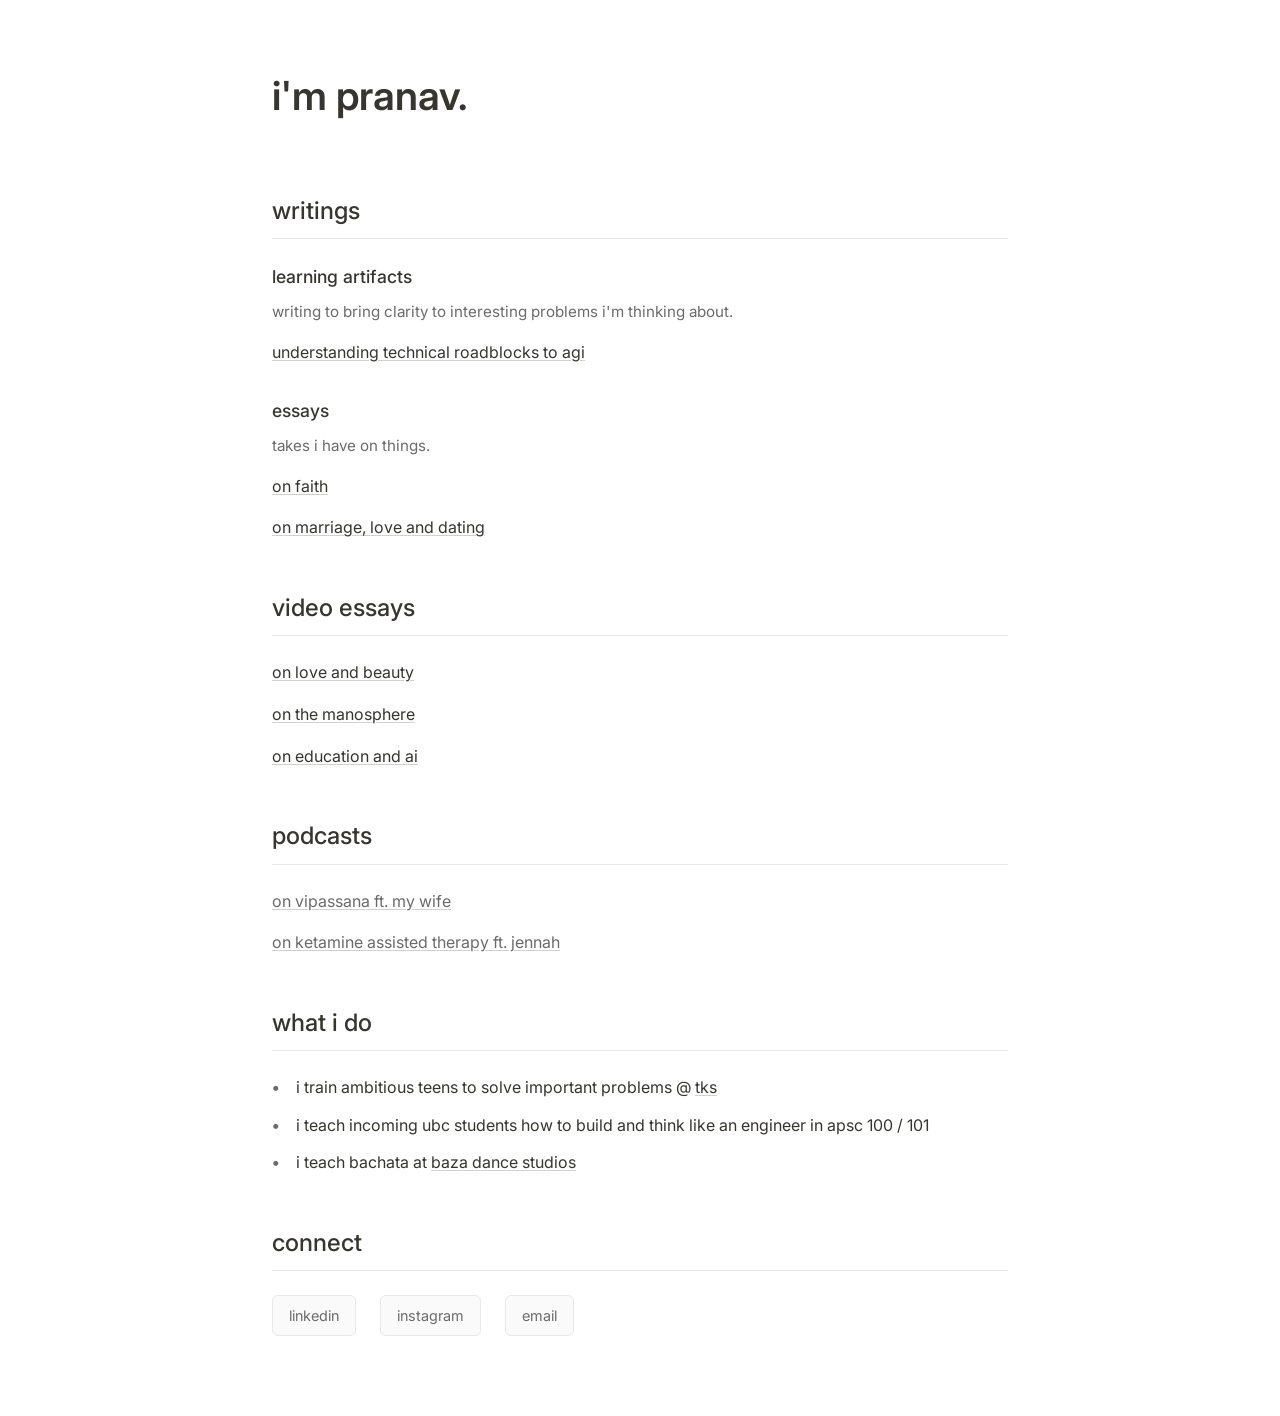
<file: index.html>
<!DOCTYPE html>
<html lang="en">
<head>
    <meta charset="UTF-8">
    <meta name="viewport" content="width=device-width, initial-scale=1.0">
    <title>pranav</title>
    <link rel="stylesheet" href="styles.css">
    <link rel="preconnect" href="https://fonts.googleapis.com">
    <link rel="preconnect" href="https://fonts.gstatic.com" crossorigin>
    <link href="https://fonts.googleapis.com/css2?family=Inter:wght@300;400;500;600&display=swap" rel="stylesheet">
</head>
<body>
    <div class="container">
        <header>
            <h1>i'm pranav.</h1>
        </header>

        <main>
            <section class="writings">
                <h2>writings</h2>
                <div class="writing-group">
                    <h3>learning artifacts</h3>
                    <p class="writing-description">writing to bring clarity to interesting problems i'm thinking about.</p>
                    <div class="writings-list">
                        <a href="understanding_technical_roadblocks_to_agi.html" class="writing-link">understanding technical roadblocks to agi</a>
                    </div>
                </div>
                <div class="writing-group">
                    <h3>essays</h3>
                    <p class="writing-description">takes i have on things.</p>
                    <div class="writings-list">
                        <a href="on_faith.html" class="writing-link">on faith</a>
                        <a href="on_marriage_love_and_dating.html" class="writing-link">on marriage, love and dating</a>
                    </div>
                </div>
            </section>

            <section class="writings">
                <h2>video essays</h2>
                <div class="writings-list">
                    <a href="https://www.youtube.com/live/fgy_Ix3LjO8?si=vbfH-Afe857mHt8E" target="_blank" rel="noopener" class="writing-link">on love and beauty</a>
                    <a href="https://youtu.be/Hb-xZYT9vLg?si=gW9J9gIpjXKHXq4y" target="_blank" rel="noopener" class="writing-link">on the manosphere</a>
                    <a href="https://www.youtube.com/watch?v=ryve9oOWrHM" target="_blank" rel="noopener" class="writing-link">on education and ai</a>
                </div>
            </section>

            <section class="podcasts">
                <h2>podcasts</h2>
                <div class="podcasts-list">
                    <a href="https://open.spotify.com/episode/70NmpDckC7VUFksa41AMD4?si=7de3b15777164d68" target="_blank" rel="noopener" class="podcast-link">on vipassana ft. my wife</a>
                    <a href="https://open.spotify.com/episode/467ztpJielqBJNYEfuzJ5I?si=43daa46764a34b58" target="_blank" rel="noopener" class="podcast-link">on ketamine assisted therapy ft. jennah</a>
                </div>
            </section>

            <section class="about">
                <h2>what i do</h2>
                <ul class="bullet-points">
                    <li>i train ambitious teens to solve important problems @ <a href="https://tks.world" target="_blank" rel="noopener">tks</a></li>
                    <li>i teach incoming ubc students how to build and think like an engineer in apsc 100 / 101</li>
                    <li>i teach bachata at <a href="https://bazadancestudios.com" target="_blank" rel="noopener">baza dance studios</a></li>
                </ul>
            </section>

            <section class="socials">
                <h2>connect</h2>
                <div class="social-links">
                    <a href="https://linkedin.com/in/menonpranav/" target="_blank" rel="noopener">linkedin</a>
                    <a href="https://instagram.com/pranav.menon/" target="_blank" rel="noopener">instagram</a>
                    <a href="mailto:itspmenon@gmail.com">email</a>
                </div>
            </section>
        </main>
    </div>
</body>
</html>
</file>
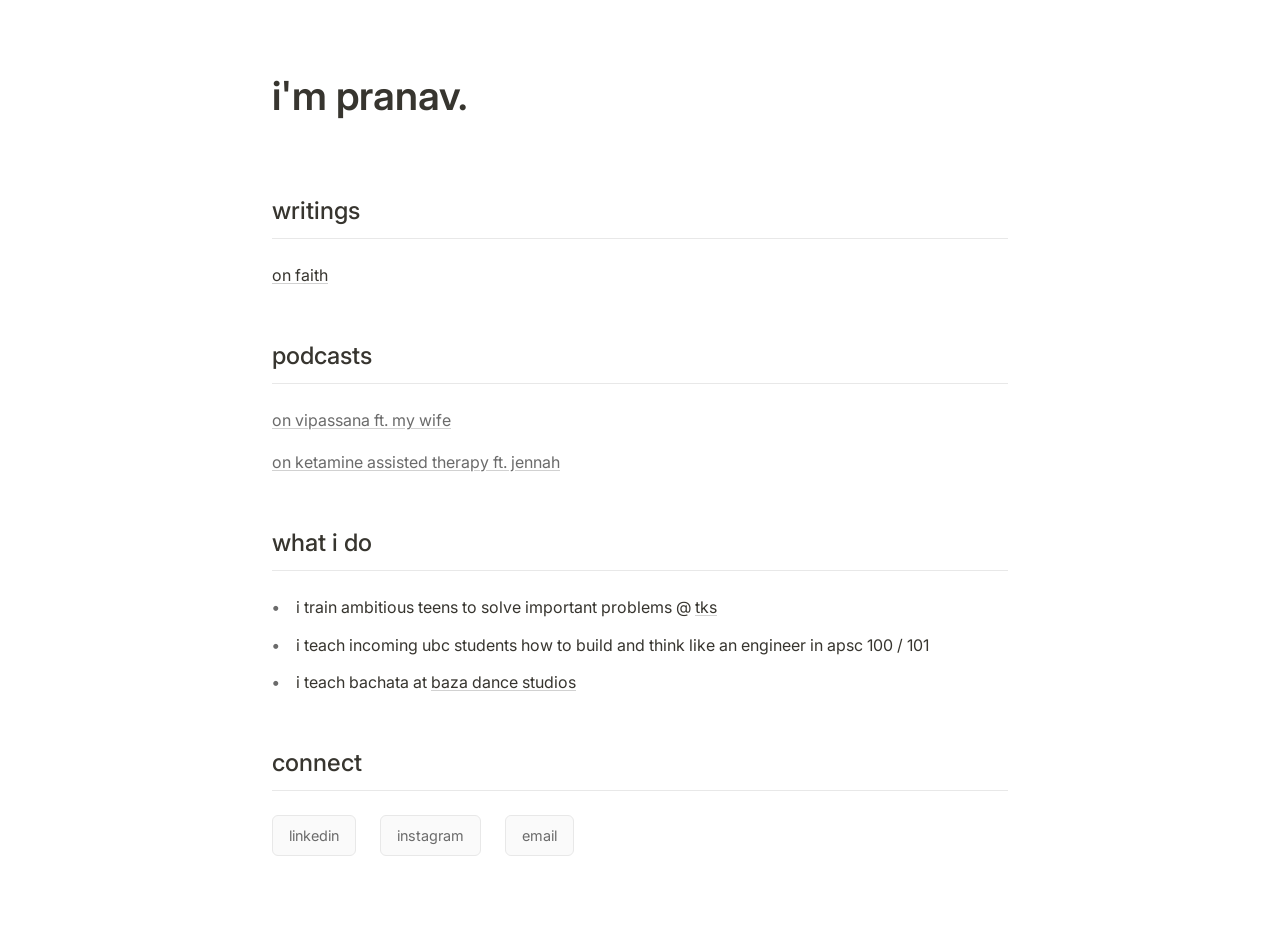
<file: website/index.html>
<!DOCTYPE html>
<html lang="en">
<head>
    <meta charset="UTF-8">
    <meta name="viewport" content="width=device-width, initial-scale=1.0">
    <title>pranav</title>
    <link rel="stylesheet" href="styles.css">
    <link rel="preconnect" href="https://fonts.googleapis.com">
    <link rel="preconnect" href="https://fonts.gstatic.com" crossorigin>
    <link href="https://fonts.googleapis.com/css2?family=Inter:wght@300;400;500;600&display=swap" rel="stylesheet">
</head>
<body>
    <div class="container">
        <header>
            <h1>i'm pranav.</h1>
        </header>

        <main>
            <section class="writings">
                <h2>writings</h2>
                <div class="writings-list">
                    <a href="on_faith.html" class="writing-link">on faith</a>
                </div>
            </section>

            <section class="podcasts">
                <h2>podcasts</h2>
                <div class="podcasts-list">
                    <a href="https://open.spotify.com/episode/70NmpDckC7VUFksa41AMD4?si=7de3b15777164d68" target="_blank" rel="noopener" class="podcast-link">on vipassana ft. my wife</a>
                    <a href="https://open.spotify.com/episode/467ztpJielqBJNYEfuzJ5I?si=43daa46764a34b58" target="_blank" rel="noopener" class="podcast-link">on ketamine assisted therapy ft. jennah</a>
                </div>
            </section>

            <section class="about">
                <h2>what i do</h2>
                <ul class="bullet-points">
                    <li>i train ambitious teens to solve important problems @ <a href="https://tks.world" target="_blank" rel="noopener">tks</a></li>
                    <li>i teach incoming ubc students how to build and think like an engineer in apsc 100 / 101</li>
                    <li>i teach bachata at <a href="https://bazadancestudios.com" target="_blank" rel="noopener">baza dance studios</a></li>
                </ul>
            </section>

            <section class="socials">
                <h2>connect</h2>
                <div class="social-links">
                    <a href="https://linkedin.com/in/menonpranav/" target="_blank" rel="noopener">linkedin</a>
                    <a href="https://instagram.com/pranav.menon/" target="_blank" rel="noopener">instagram</a>
                    <a href="mailto:itspmenon@gmail.com">email</a>
                </div>
            </section>
        </main>
    </div>
</body>
</html>
</file>
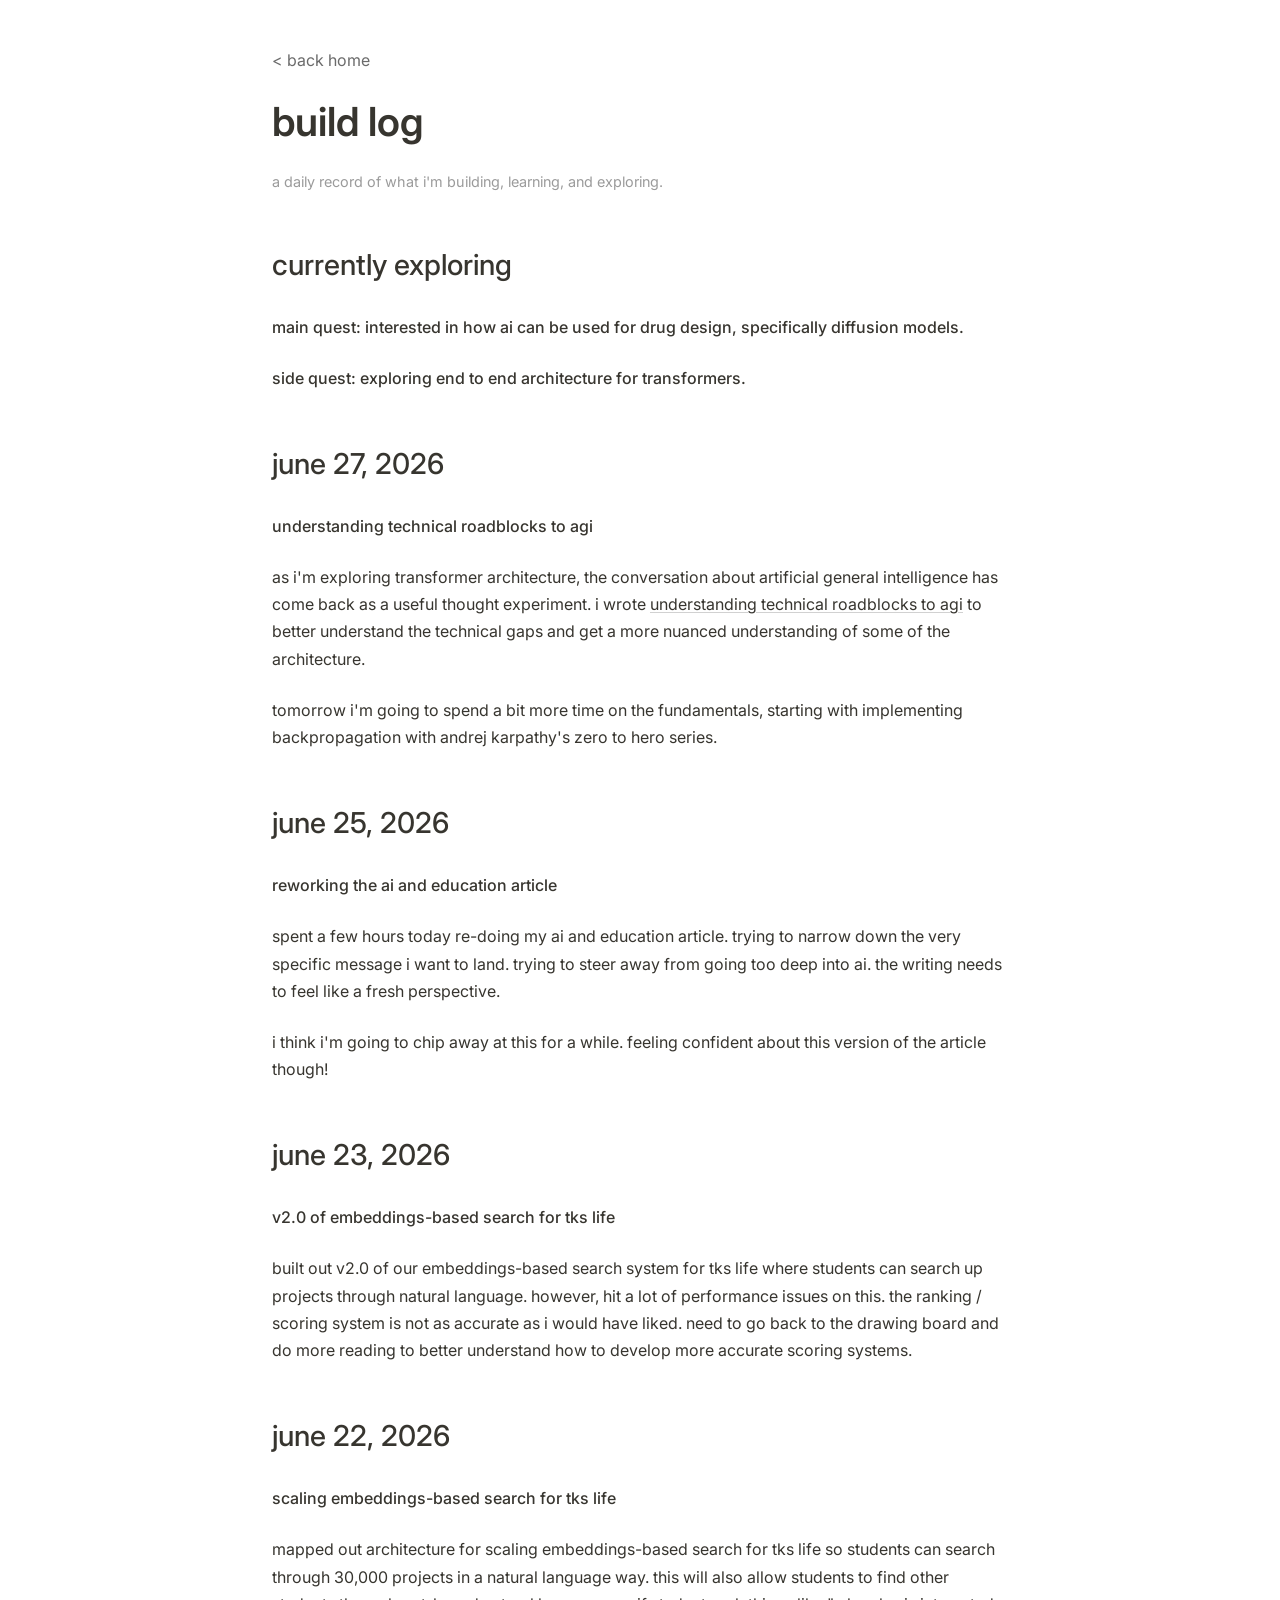
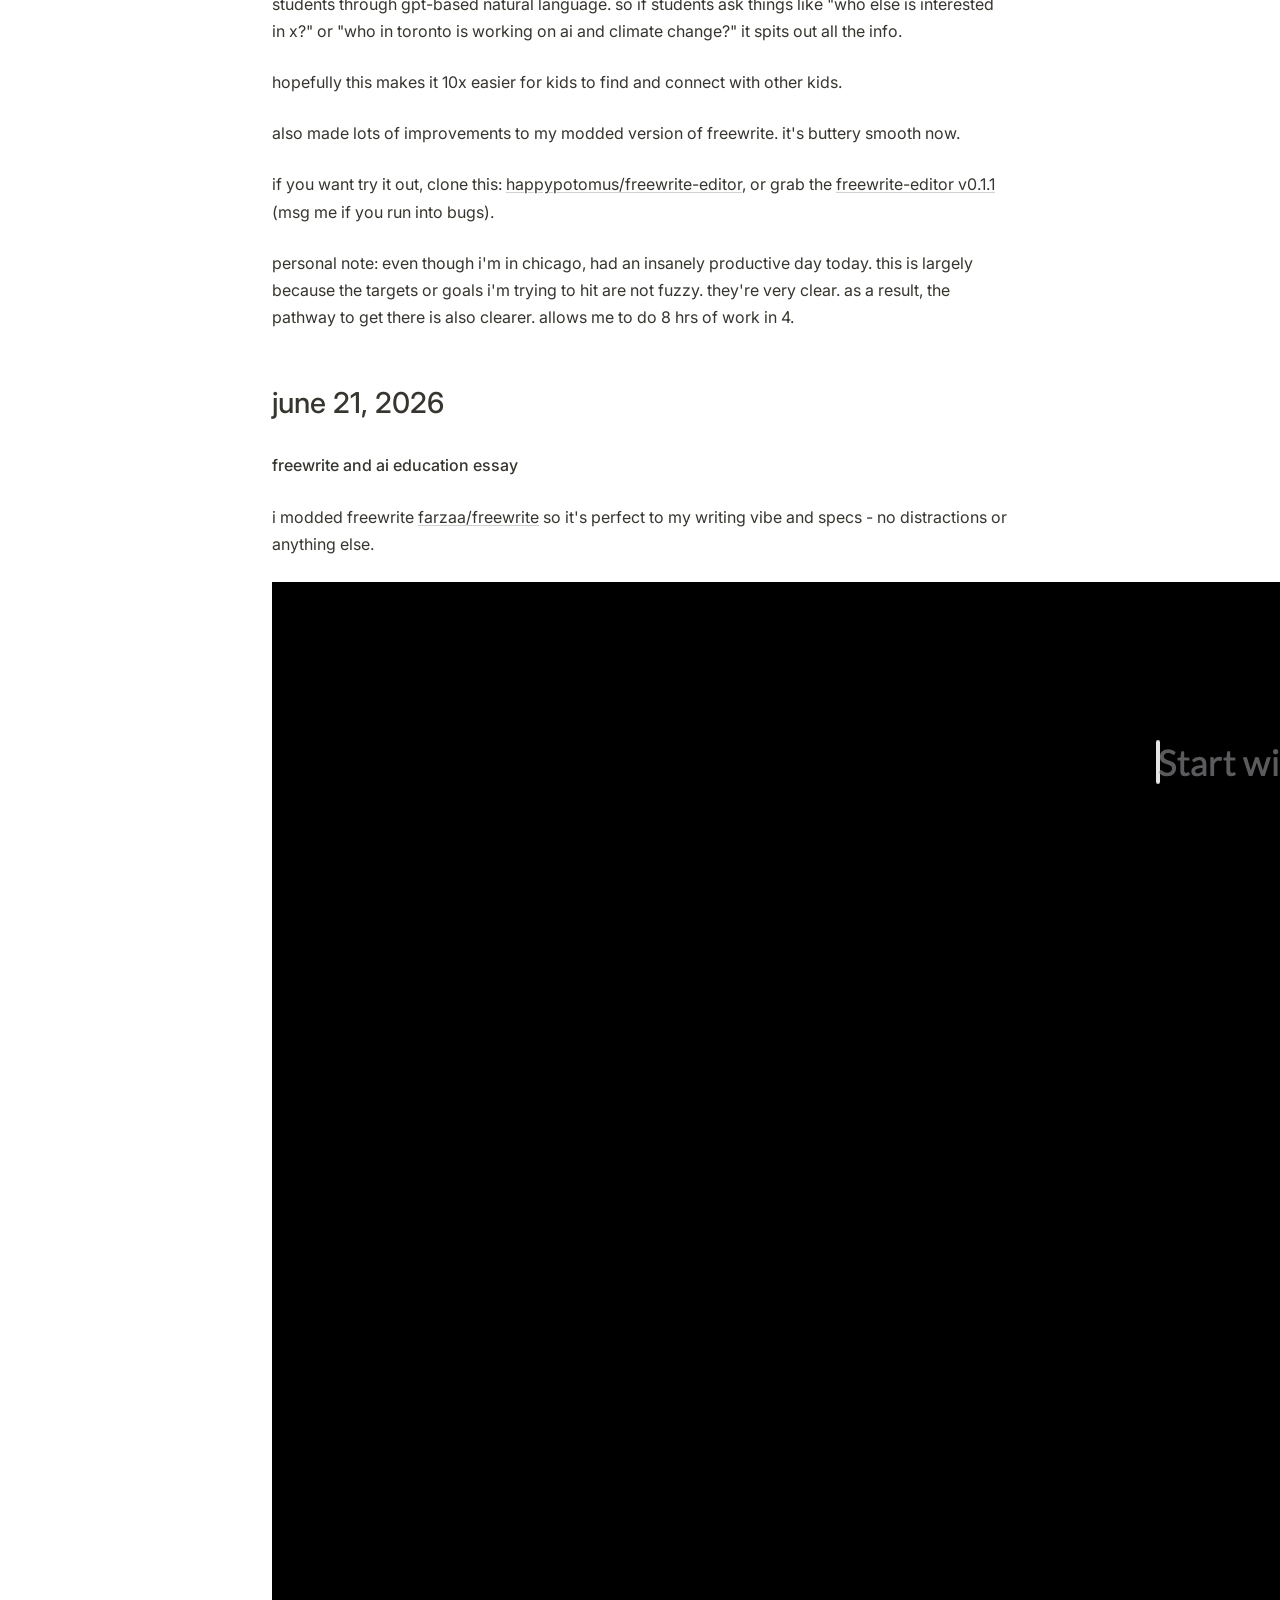
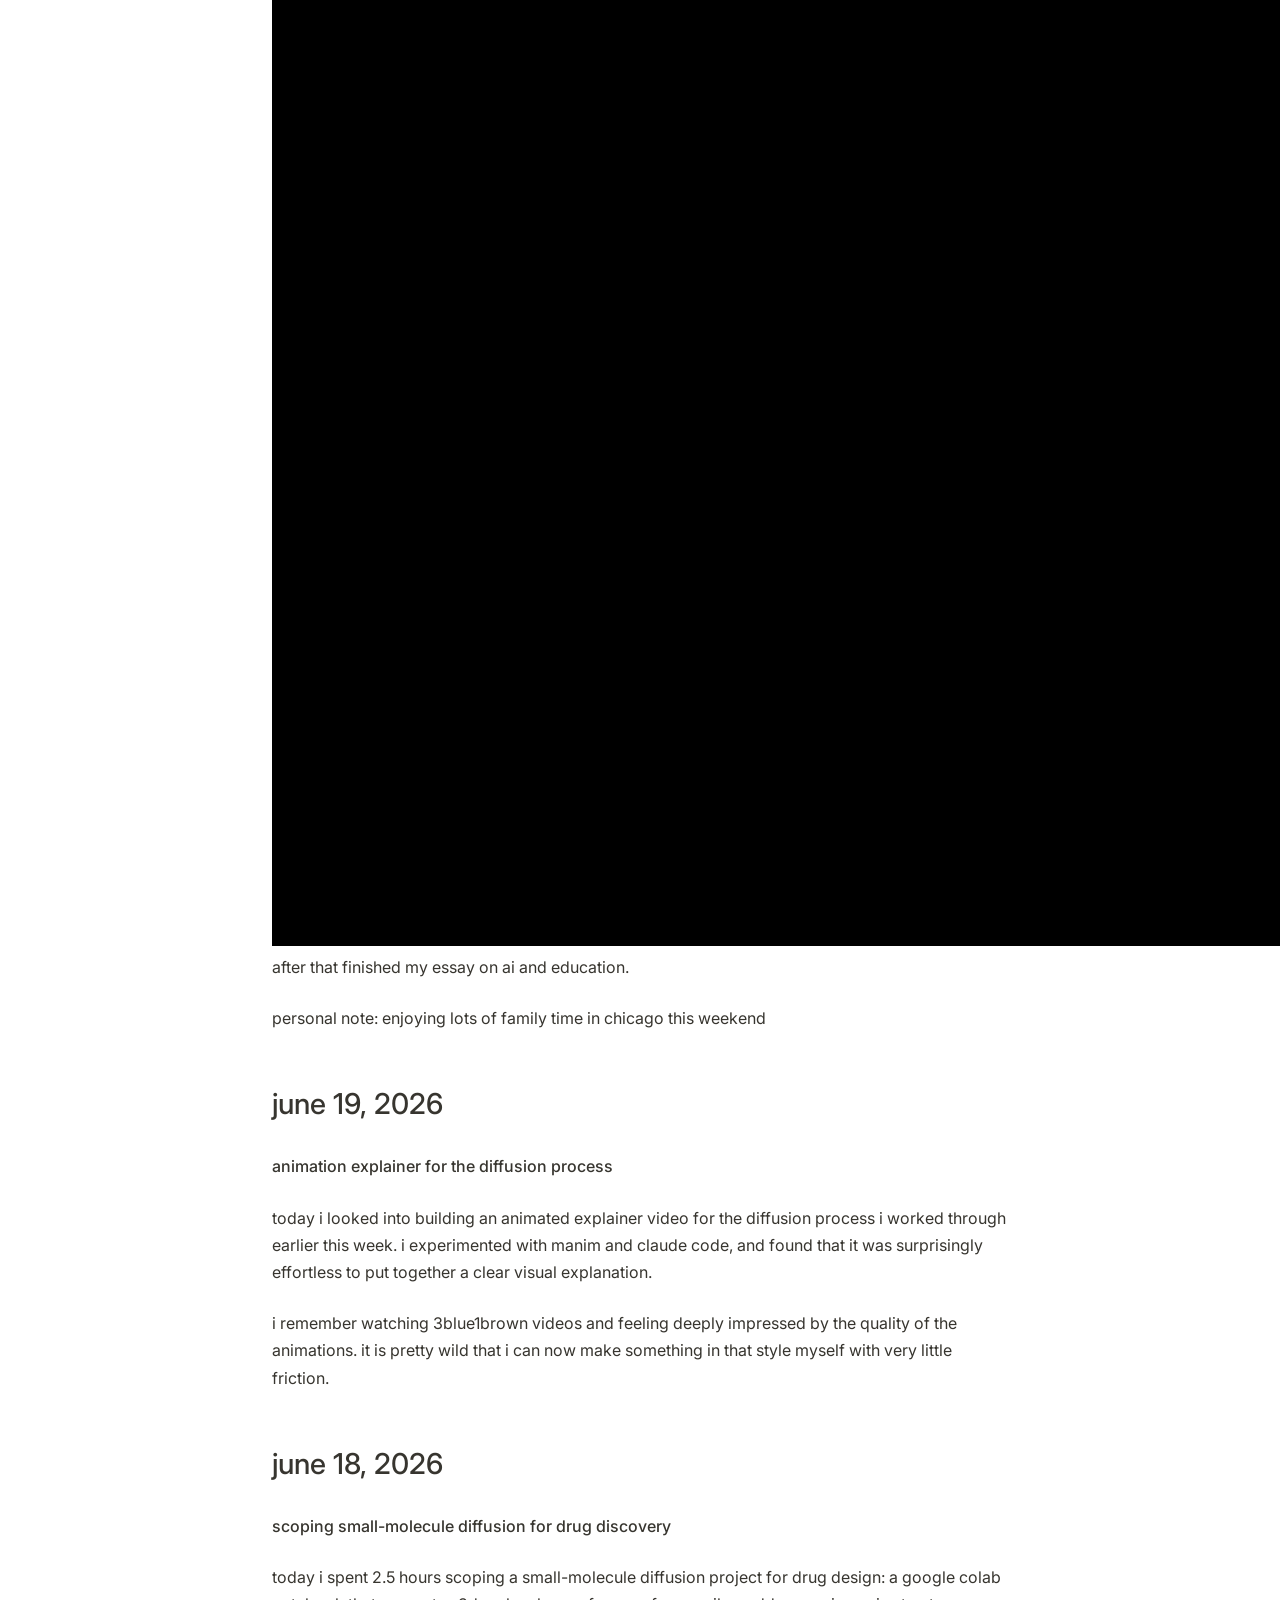
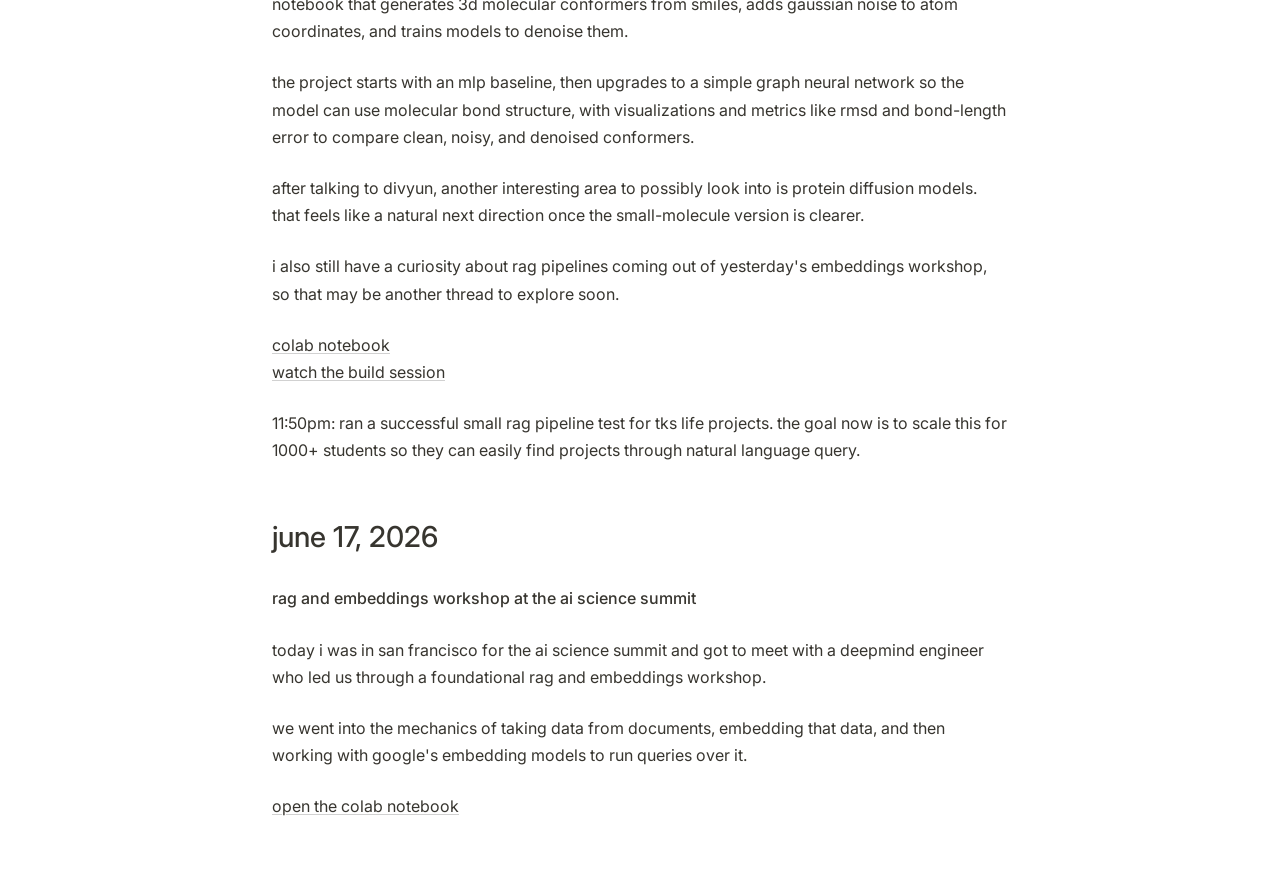
<file: build_log.html>
<!DOCTYPE html>
<html lang="en">
<head>
    <meta charset="UTF-8">
    <meta name="viewport" content="width=device-width, initial-scale=1.0">
    <title>build log - pranav</title>
    <link rel="stylesheet" href="styles.css">
    <link rel="preconnect" href="https://fonts.googleapis.com">
    <link rel="preconnect" href="https://fonts.gstatic.com" crossorigin>
    <link href="https://fonts.googleapis.com/css2?family=Inter:wght@300;400;500;600&display=swap" rel="stylesheet">
</head>
<body>
    <div class="container">
        <header class="essay-header">
            <a href="index.html" class="back-link">&lt; back home</a>
            <h1>build log</h1>
            <div class="essay-meta">
                <span>a daily record of what i'm building, learning, and exploring.</span>
            </div>
        </header>

        <main class="essay-content">
            <article>
                <h2>currently exploring</h2>
                <p class="essay-intro">main quest: interested in how ai can be used for drug design, specifically diffusion models.</p>
                <p class="essay-intro">side quest: exploring end to end architecture for transformers.</p>

                <h2>june 27, 2026</h2>
                <p class="essay-intro">understanding technical roadblocks to agi</p>
                <p>
                    as i'm exploring transformer architecture, the conversation about artificial general intelligence has come back as a useful thought experiment. i wrote <a href="understanding_technical_roadblocks_to_agi.html">understanding technical roadblocks to agi</a> to better understand the technical gaps and get a more nuanced understanding of some of the architecture.
                </p>
                <p>
                    tomorrow i'm going to spend a bit more time on the fundamentals, starting with implementing backpropagation with andrej karpathy's zero to hero series.
                </p>

                <h2>june 25, 2026</h2>
                <p class="essay-intro">reworking the ai and education article</p>
                <p>
                    spent a few hours today re-doing my ai and education article. trying to narrow down the very specific message i want to land. trying to steer away from going too deep into ai. the writing needs to feel like a fresh perspective.
                </p>
                <p>
                    i think i'm going to chip away at this for a while. feeling confident about this version of the article though!
                </p>

                <h2>june 23, 2026</h2>
                <p class="essay-intro">v2.0 of embeddings-based search for tks life</p>
                <p>
                    built out v2.0 of our embeddings-based search system for tks life where students can search up projects through natural language. however, hit a lot of performance issues on this. the ranking / scoring system is not as accurate as i would have liked. need to go back to the drawing board and do more reading to better understand how to develop more accurate scoring systems.
                </p>

                <h2>june 22, 2026</h2>
                <p class="essay-intro">scaling embeddings-based search for tks life</p>
                <p>
                    mapped out architecture for scaling embeddings-based search for tks life so students can search through 30,000 projects in a natural language way. this will also allow students to find other students through gpt-based natural language. so if students ask things like "who else is interested in x?" or "who in toronto is working on ai and climate change?" it spits out all the info.
                </p>
                <p>
                    hopefully this makes it 10x easier for kids to find and connect with other kids.
                </p>
                <p>
                    also made lots of improvements to my modded version of freewrite. it's buttery smooth now.
                </p>
                <p>
                    if you want try it out, clone this: <a href="https://github.com/happypotomus/freewrite-editor" target="_blank" rel="noopener">happypotomus/freewrite-editor</a>, or grab the <a href="https://github.com/happypotomus/freewrite-editor/releases/tag/v0.1.1" target="_blank" rel="noopener">freewrite-editor v0.1.1</a> (msg me if you run into bugs).
                </p>
                <p>
                    personal note: even though i'm in chicago, had an insanely productive day today. this is largely because the targets or goals i'm trying to hit are not fuzzy. they're very clear. as a result, the pathway to get there is also clearer. allows me to do 8 hrs of work in 4.
                </p>

                <h2>june 21, 2026</h2>
                <p class="essay-intro">freewrite and ai education essay</p>
                <p>
                    i modded freewrite <a href="https://github.com/farzaa/freewrite" target="_blank" rel="noopener">farzaa/freewrite</a> so it's perfect to my writing vibe and specs - no distractions or anything else.
                </p>
                <figure class="build-log-image">
                    <img src="images/build-log/freewrite-june-21.png" alt="a minimal dark writing interface with the prompt start with one sentence">
                </figure>
                <p>
                    after that finished my essay on ai and education.
                </p>
                <p>
                    personal note: enjoying lots of family time in chicago this weekend
                </p>

                <h2>june 19, 2026</h2>
                <p class="essay-intro">animation explainer for the diffusion process</p>
                <p>
                    today i looked into building an animated explainer video for the diffusion process i worked through earlier this week. i experimented with manim and claude code, and found that it was surprisingly effortless to put together a clear visual explanation.
                </p>
                <p>
                    i remember watching 3blue1brown videos and feeling deeply impressed by the quality of the animations. it is pretty wild that i can now make something in that style myself with very little friction.
                </p>

                <h2>june 18, 2026</h2>
                <p class="essay-intro">scoping small-molecule diffusion for drug discovery</p>
                <p>
                    today i spent 2.5 hours scoping a small-molecule diffusion project for drug design: a google colab notebook that generates 3d molecular conformers from smiles, adds gaussian noise to atom coordinates, and trains models to denoise them.
                </p>
                <p>
                    the project starts with an mlp baseline, then upgrades to a simple graph neural network so the model can use molecular bond structure, with visualizations and metrics like rmsd and bond-length error to compare clean, noisy, and denoised conformers.
                </p>
                <p>
                    after talking to divyun, another interesting area to possibly look into is protein diffusion models. that feels like a natural next direction once the small-molecule version is clearer.
                </p>
                <p>
                    i also still have a curiosity about rag pipelines coming out of yesterday's embeddings workshop, so that may be another thread to explore soon.
                </p>
                <p>
                    <a href="https://github.com/happypotomus/diffusion_drug_design/blob/main/molecular_conformer_diffusion_denoising.ipynb" target="_blank" rel="noopener">colab notebook</a>
                    <br>
                    <a href="https://youtube.com/live/MH9nQ-N3Evg?feature=share" target="_blank" rel="noopener">watch the build session</a>
                </p>
                <p>
                    11:50pm: ran a successful small rag pipeline test for tks life projects. the goal now is to scale this for 1000+ students so they can easily find projects through natural language query.
                </p>

                <h2>june 17, 2026</h2>
                <p class="essay-intro">rag and embeddings workshop at the ai science summit</p>
                <p>
                    today i was in san francisco for the ai science summit and got to meet with a deepmind engineer who led us through a foundational rag and embeddings workshop.
                </p>
                <p>
                    we went into the mechanics of taking data from documents, embedding that data, and then working with google's embedding models to run queries over it.
                </p>
                <p>
                    <a href="https://colab.research.google.com/drive/1-m1VvqEpjQOmy-_RrpRsBPDIcdQPhgIA?usp=sharing" target="_blank" rel="noopener">open the colab notebook</a>
                </p>
            </article>
        </main>
    </div>
</body>
</html>
</file>
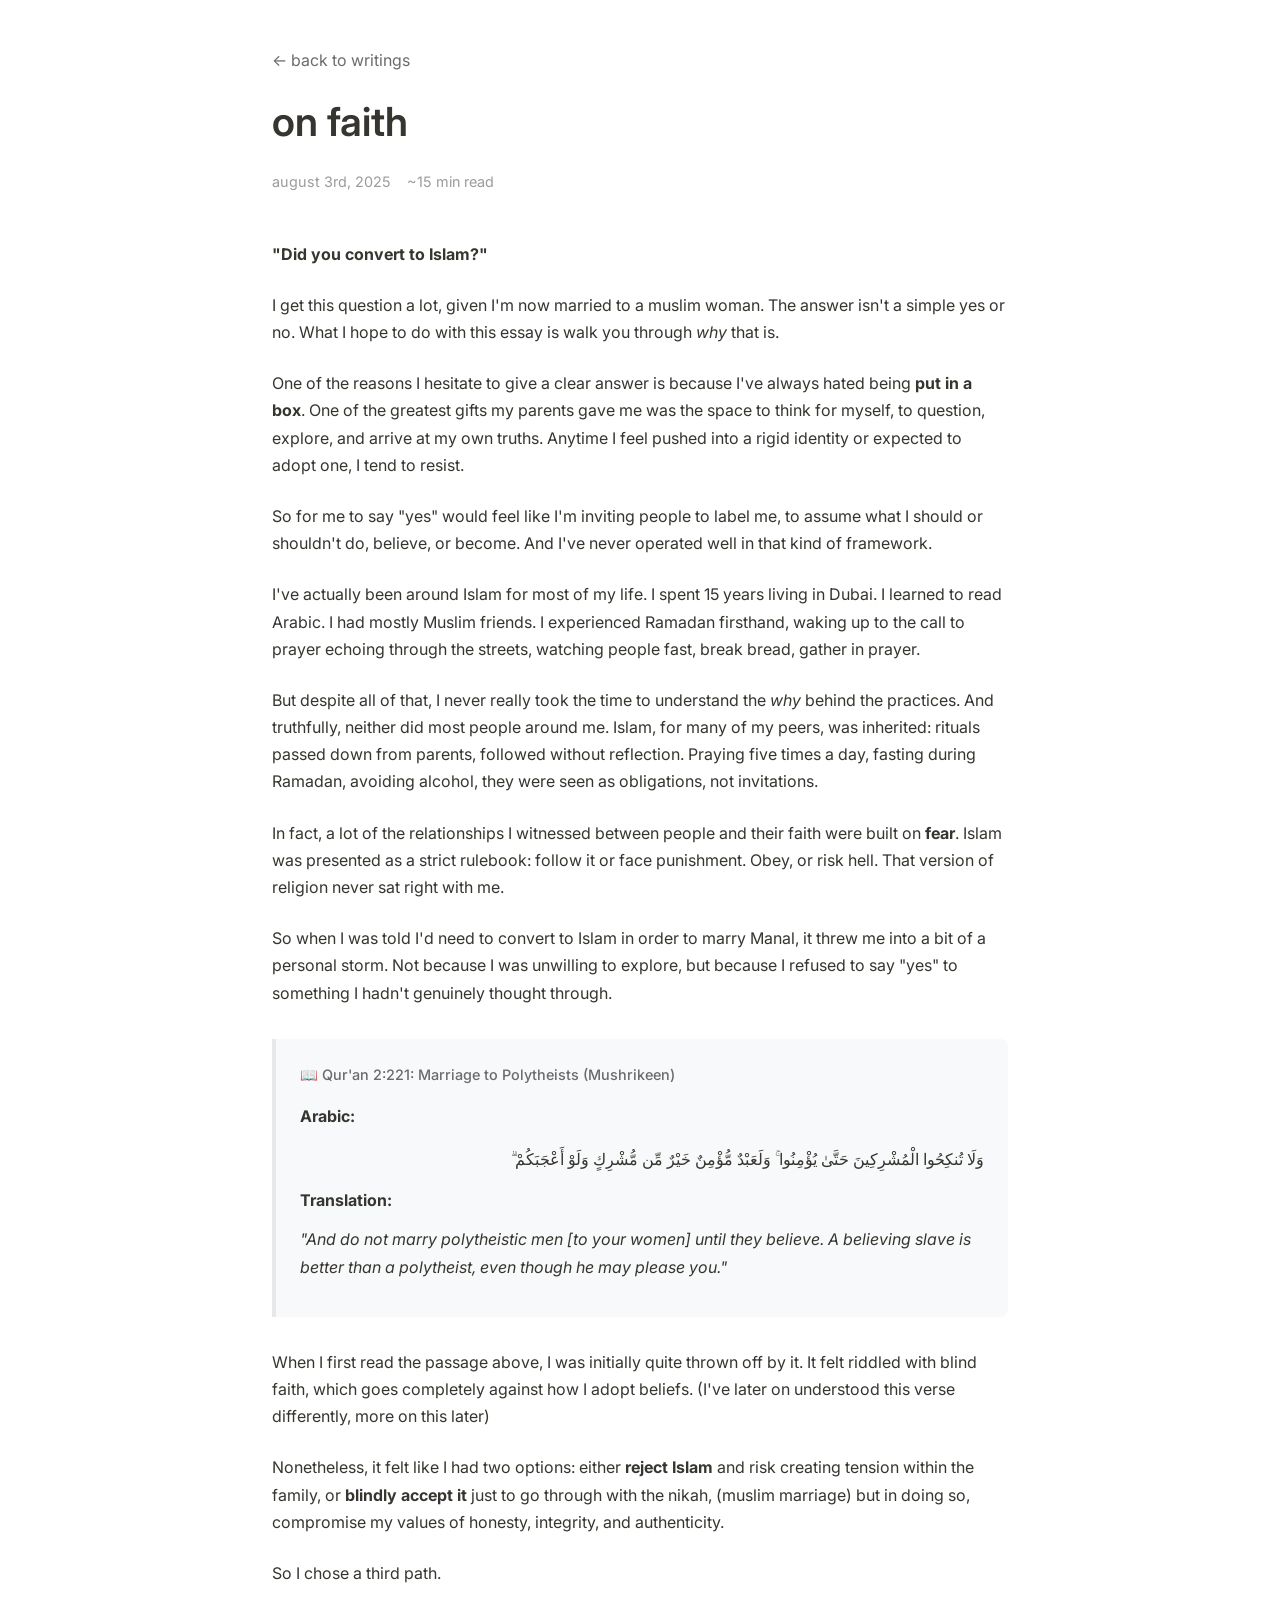
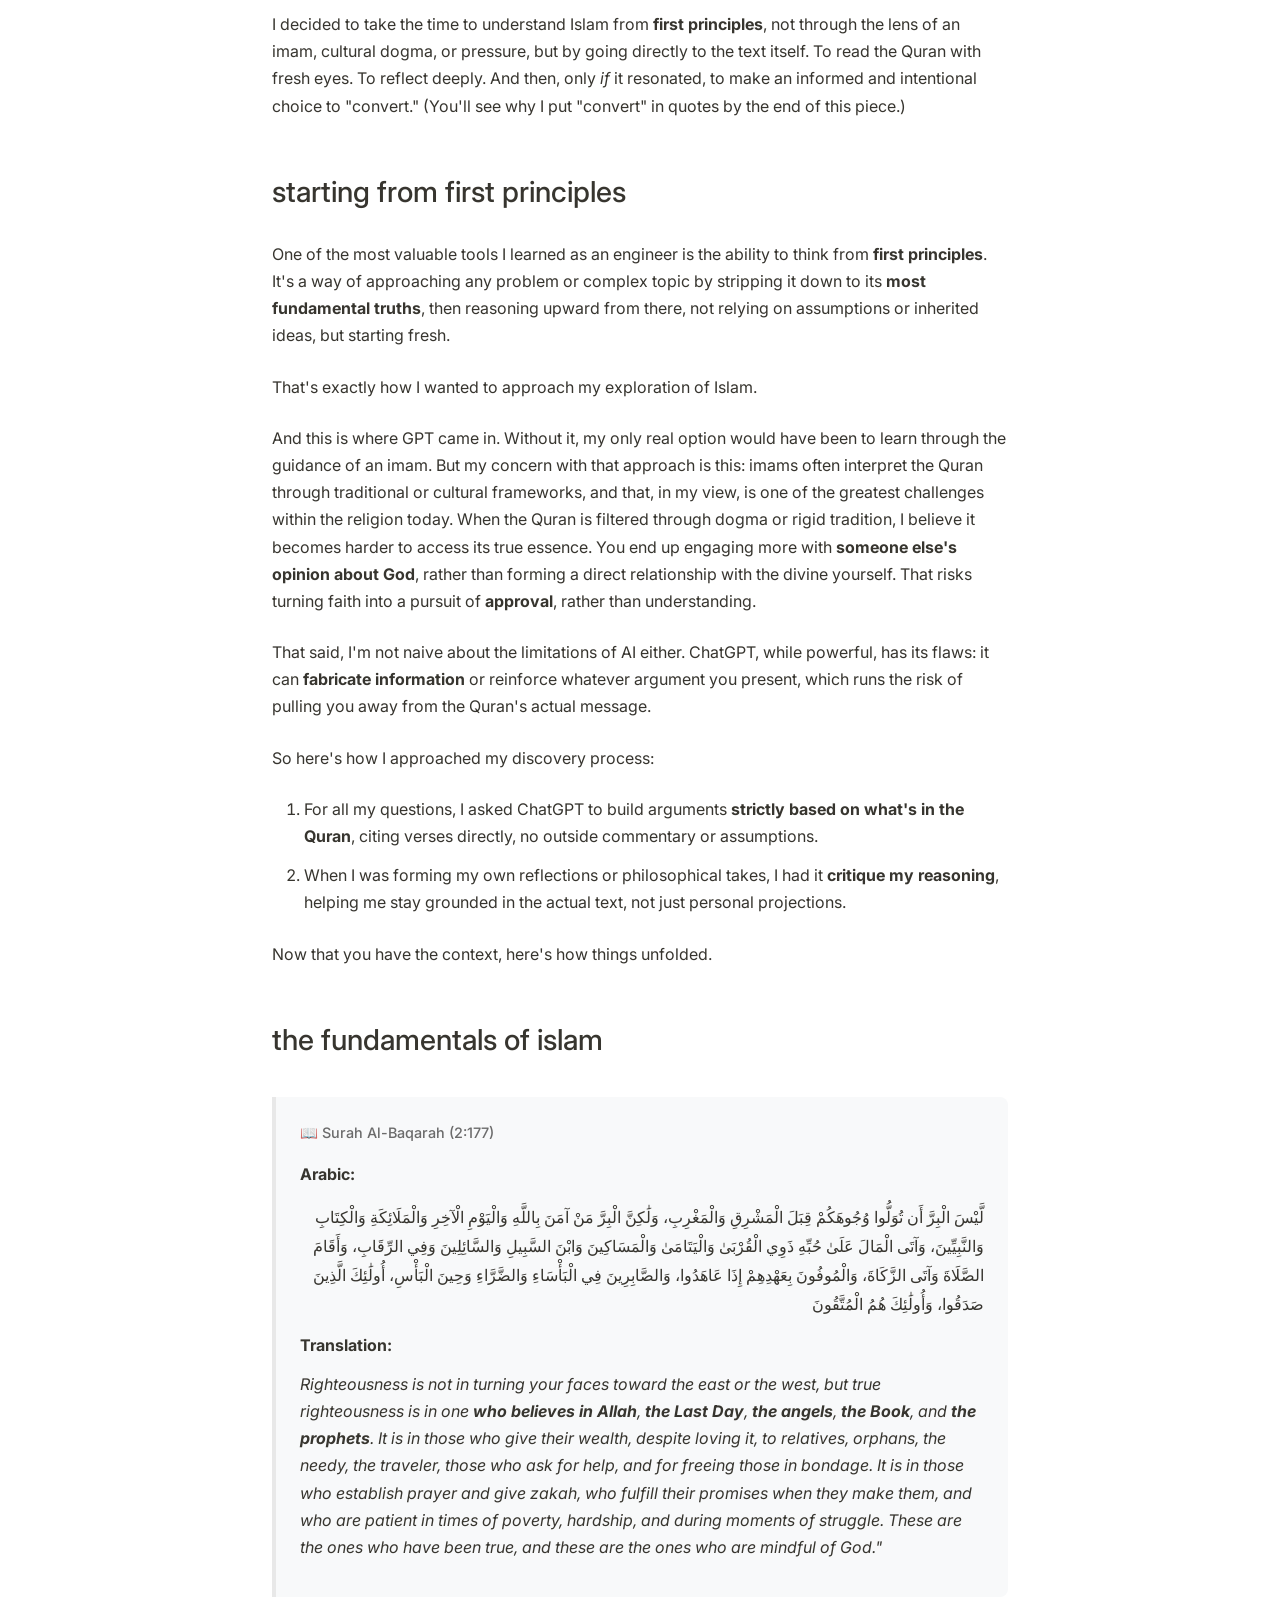
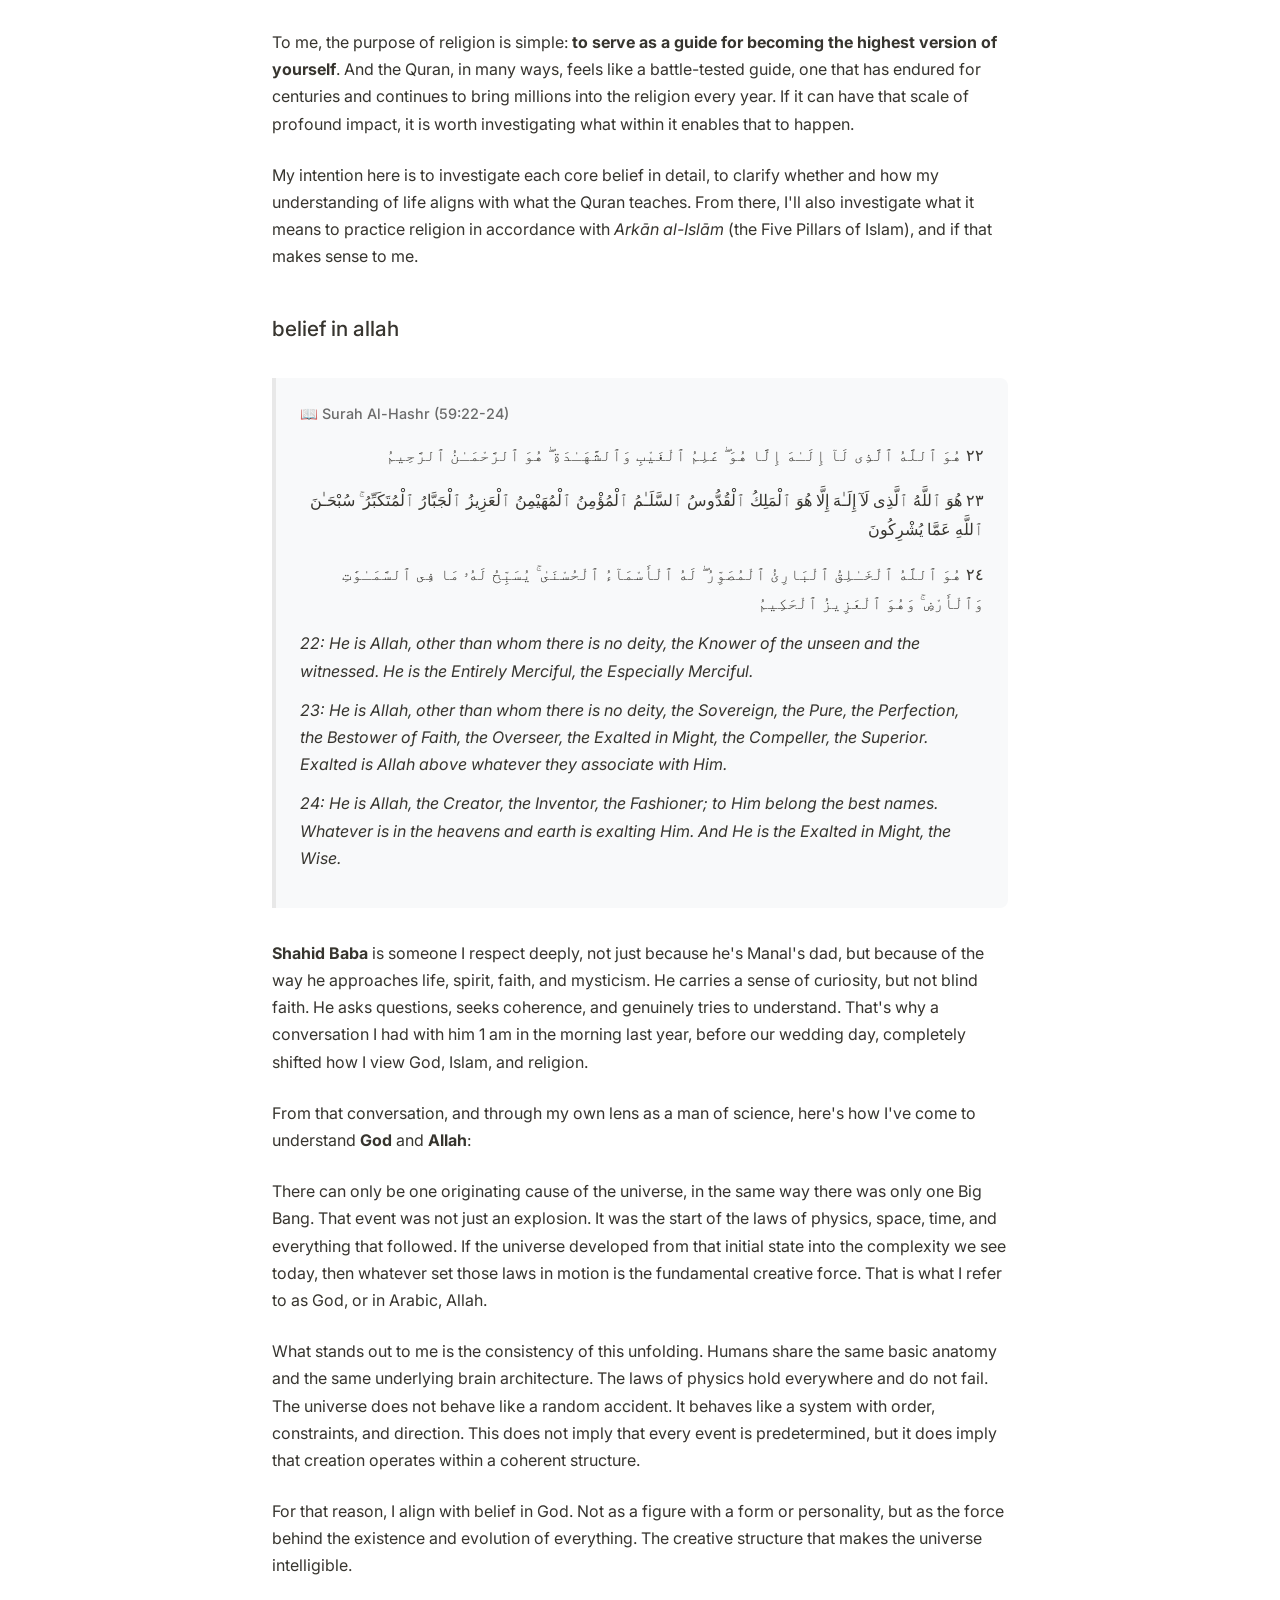
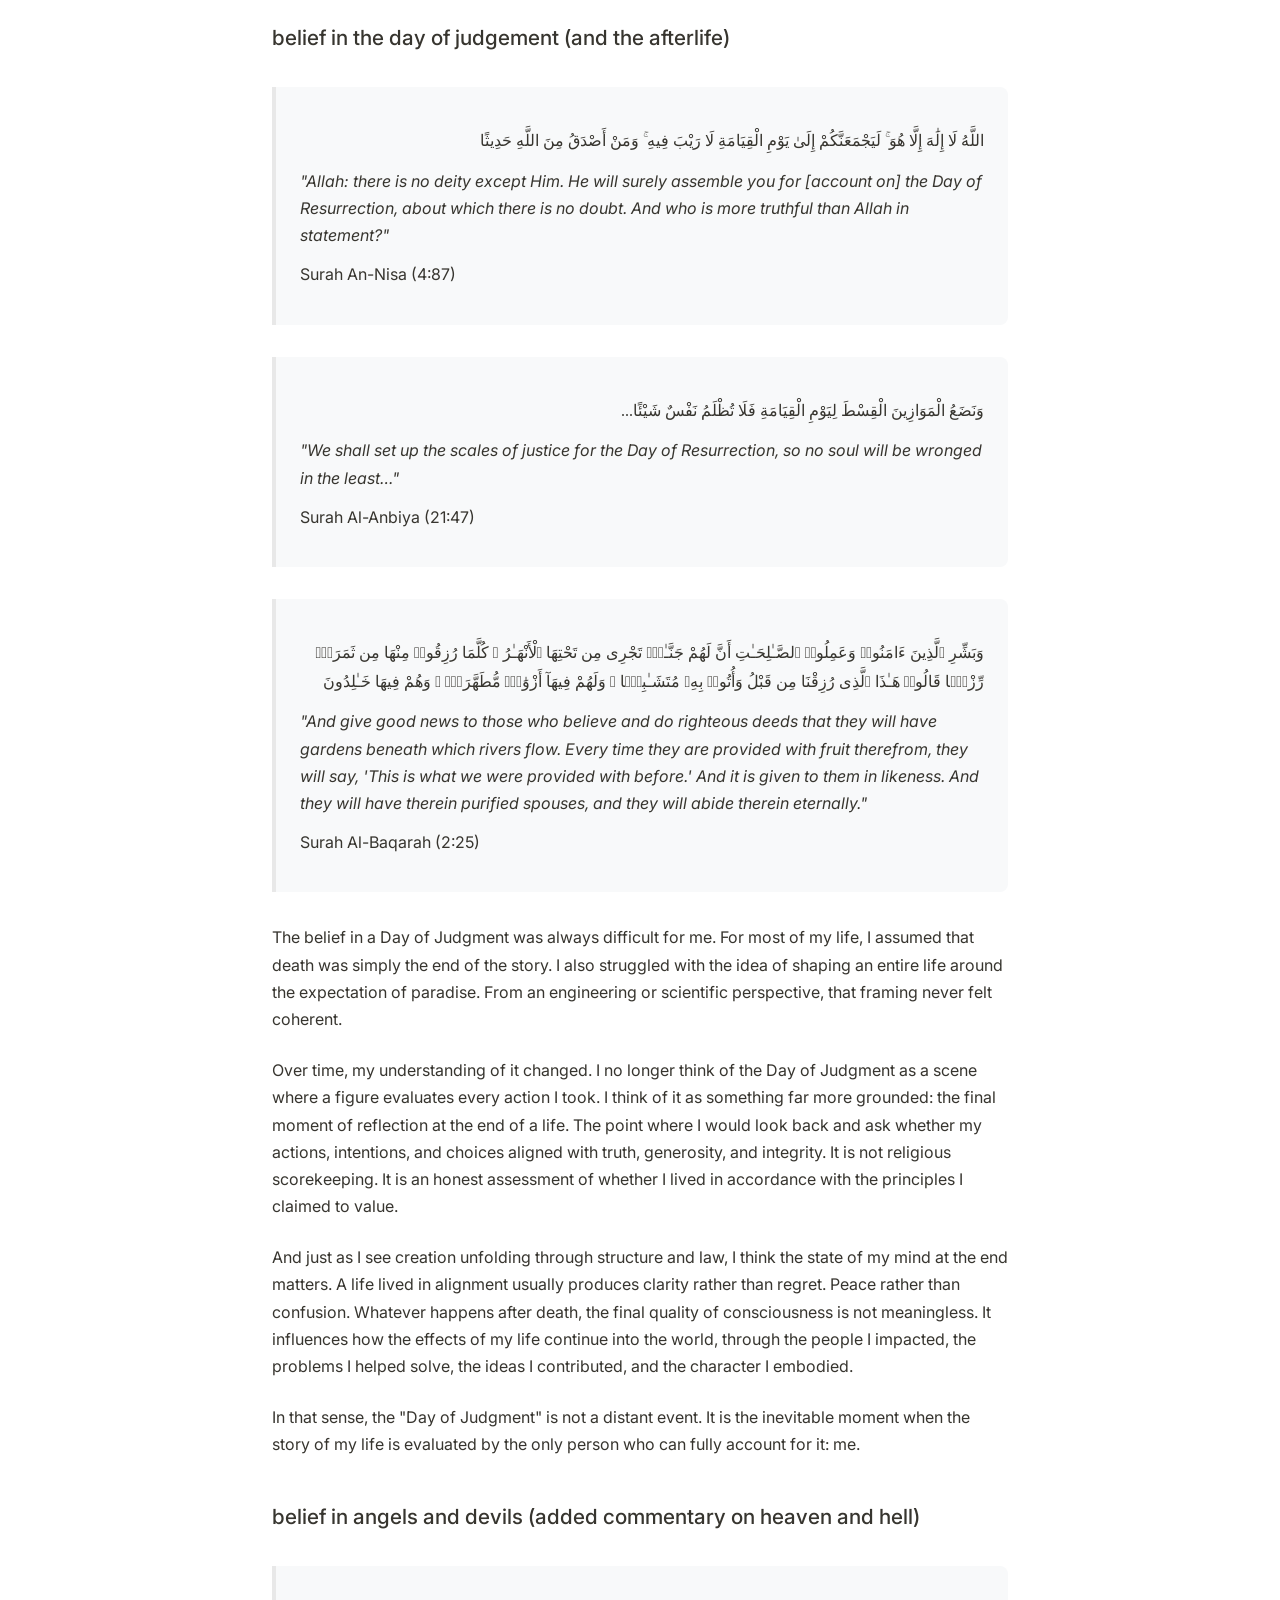
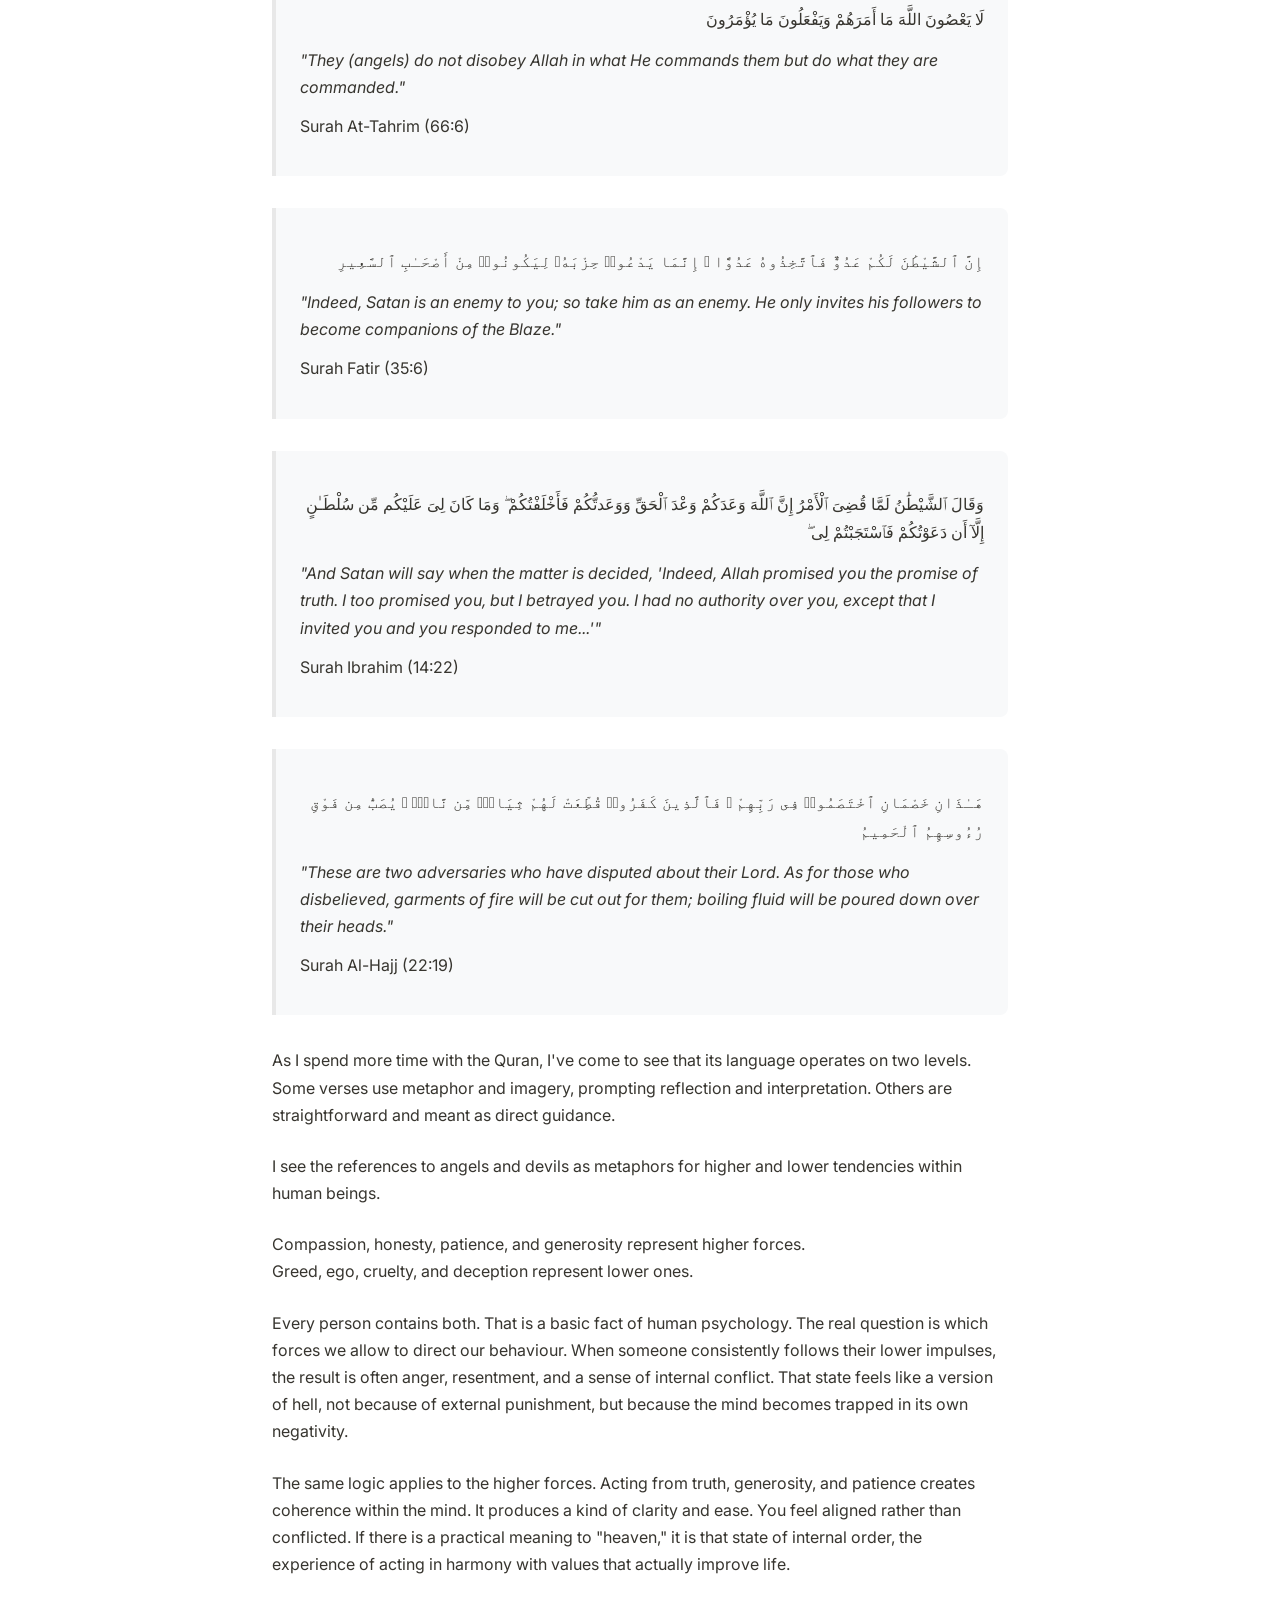
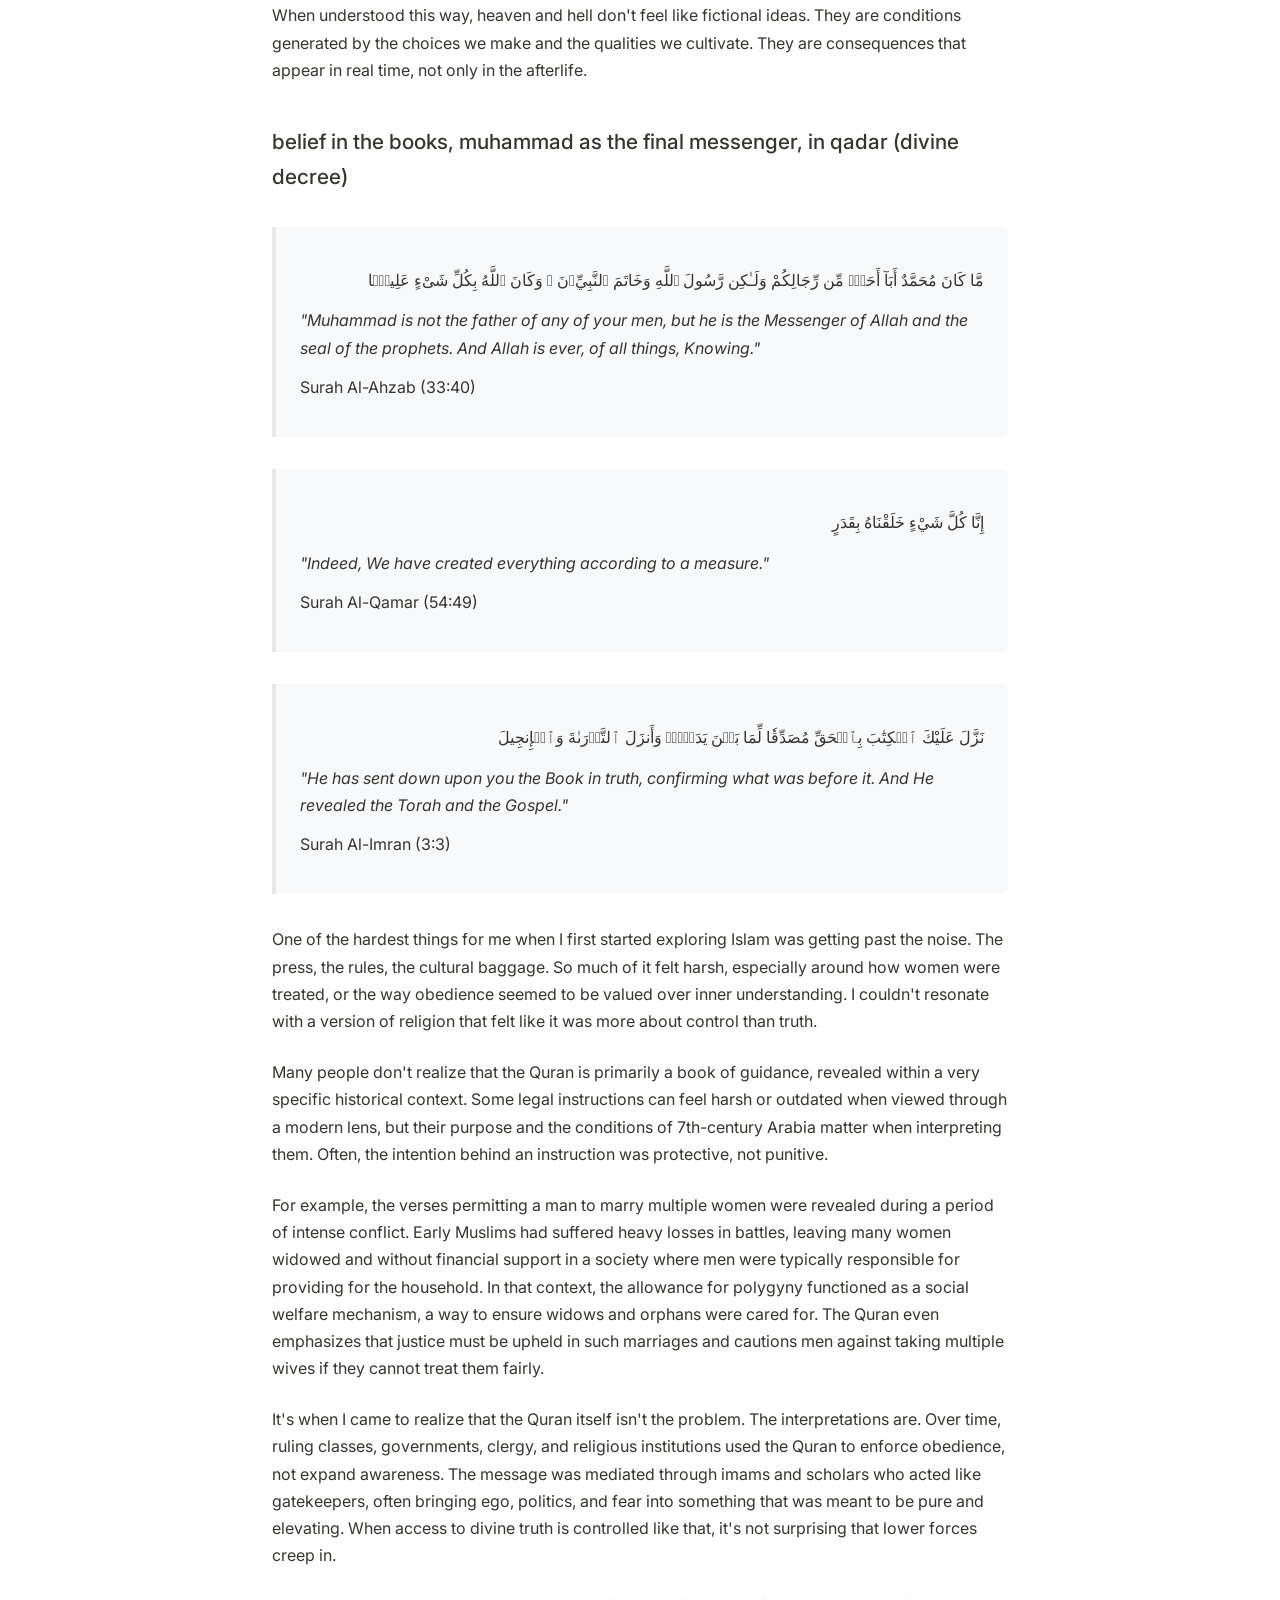
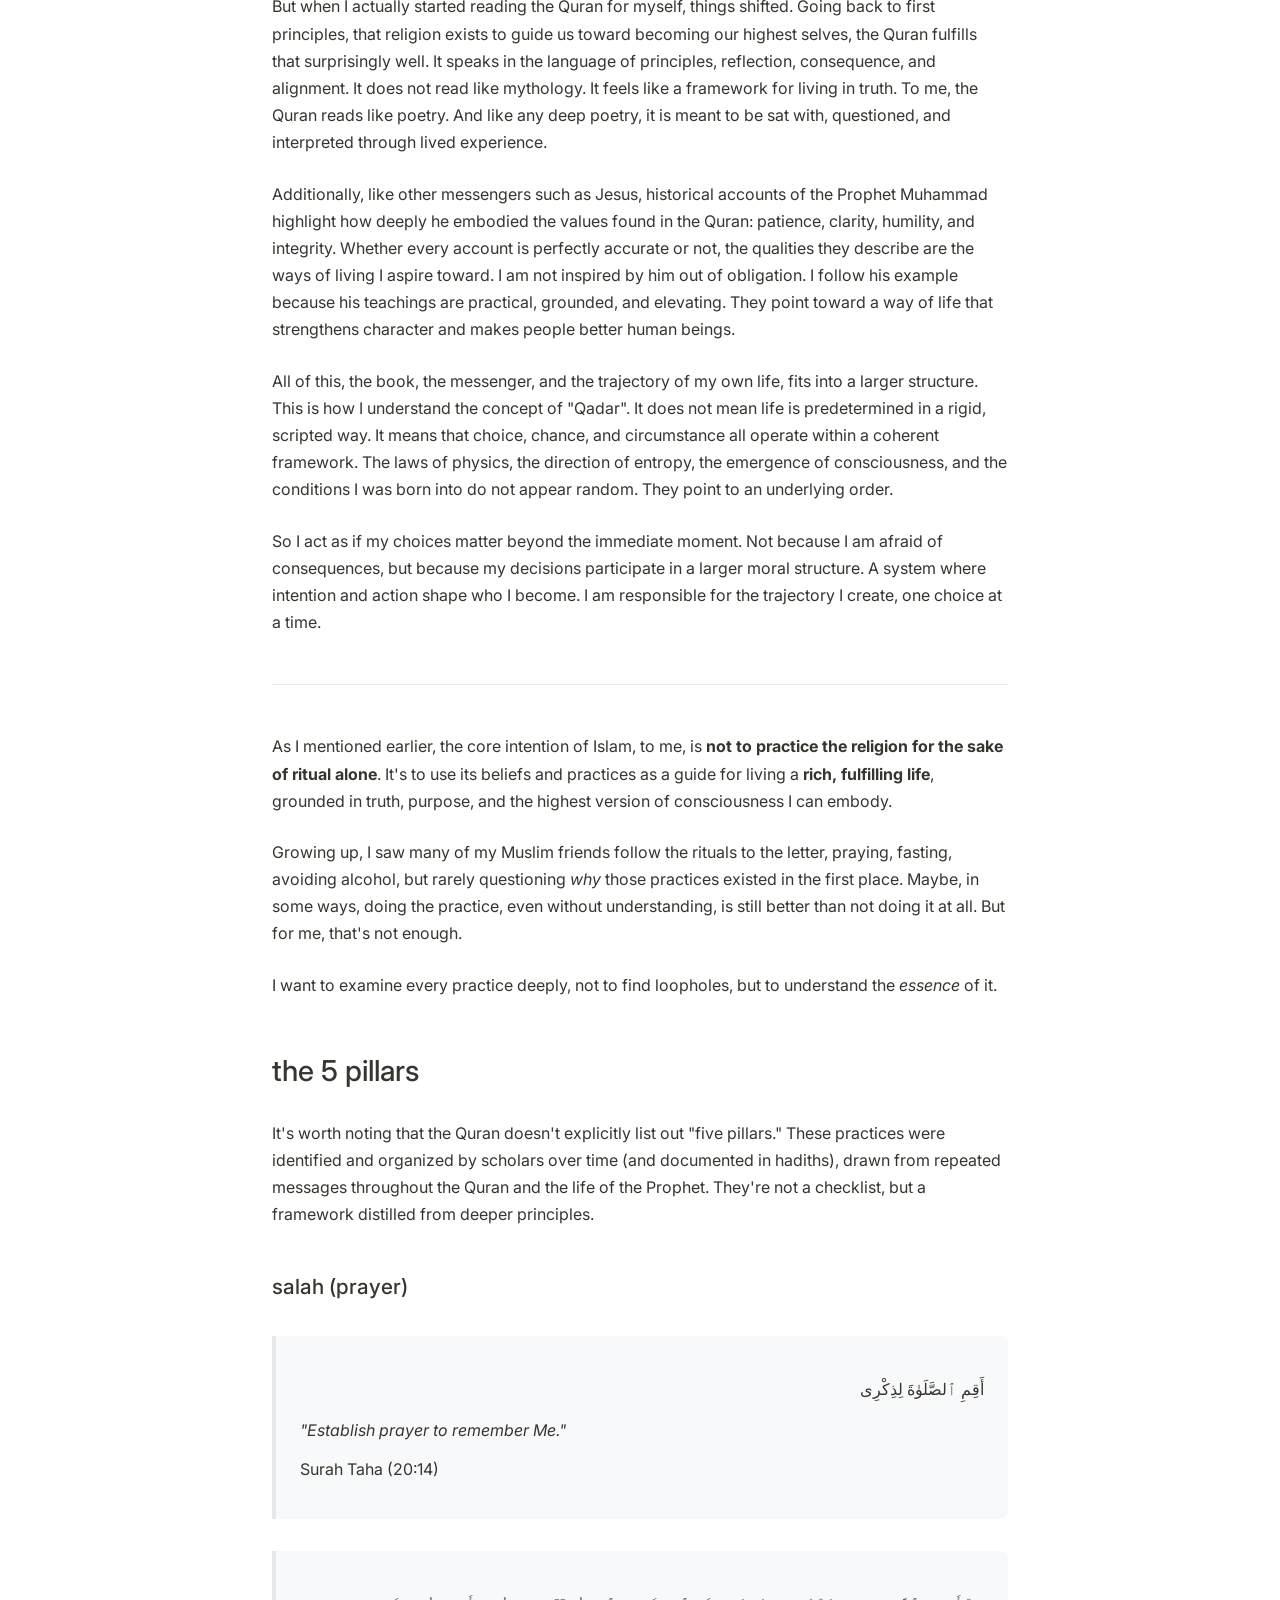
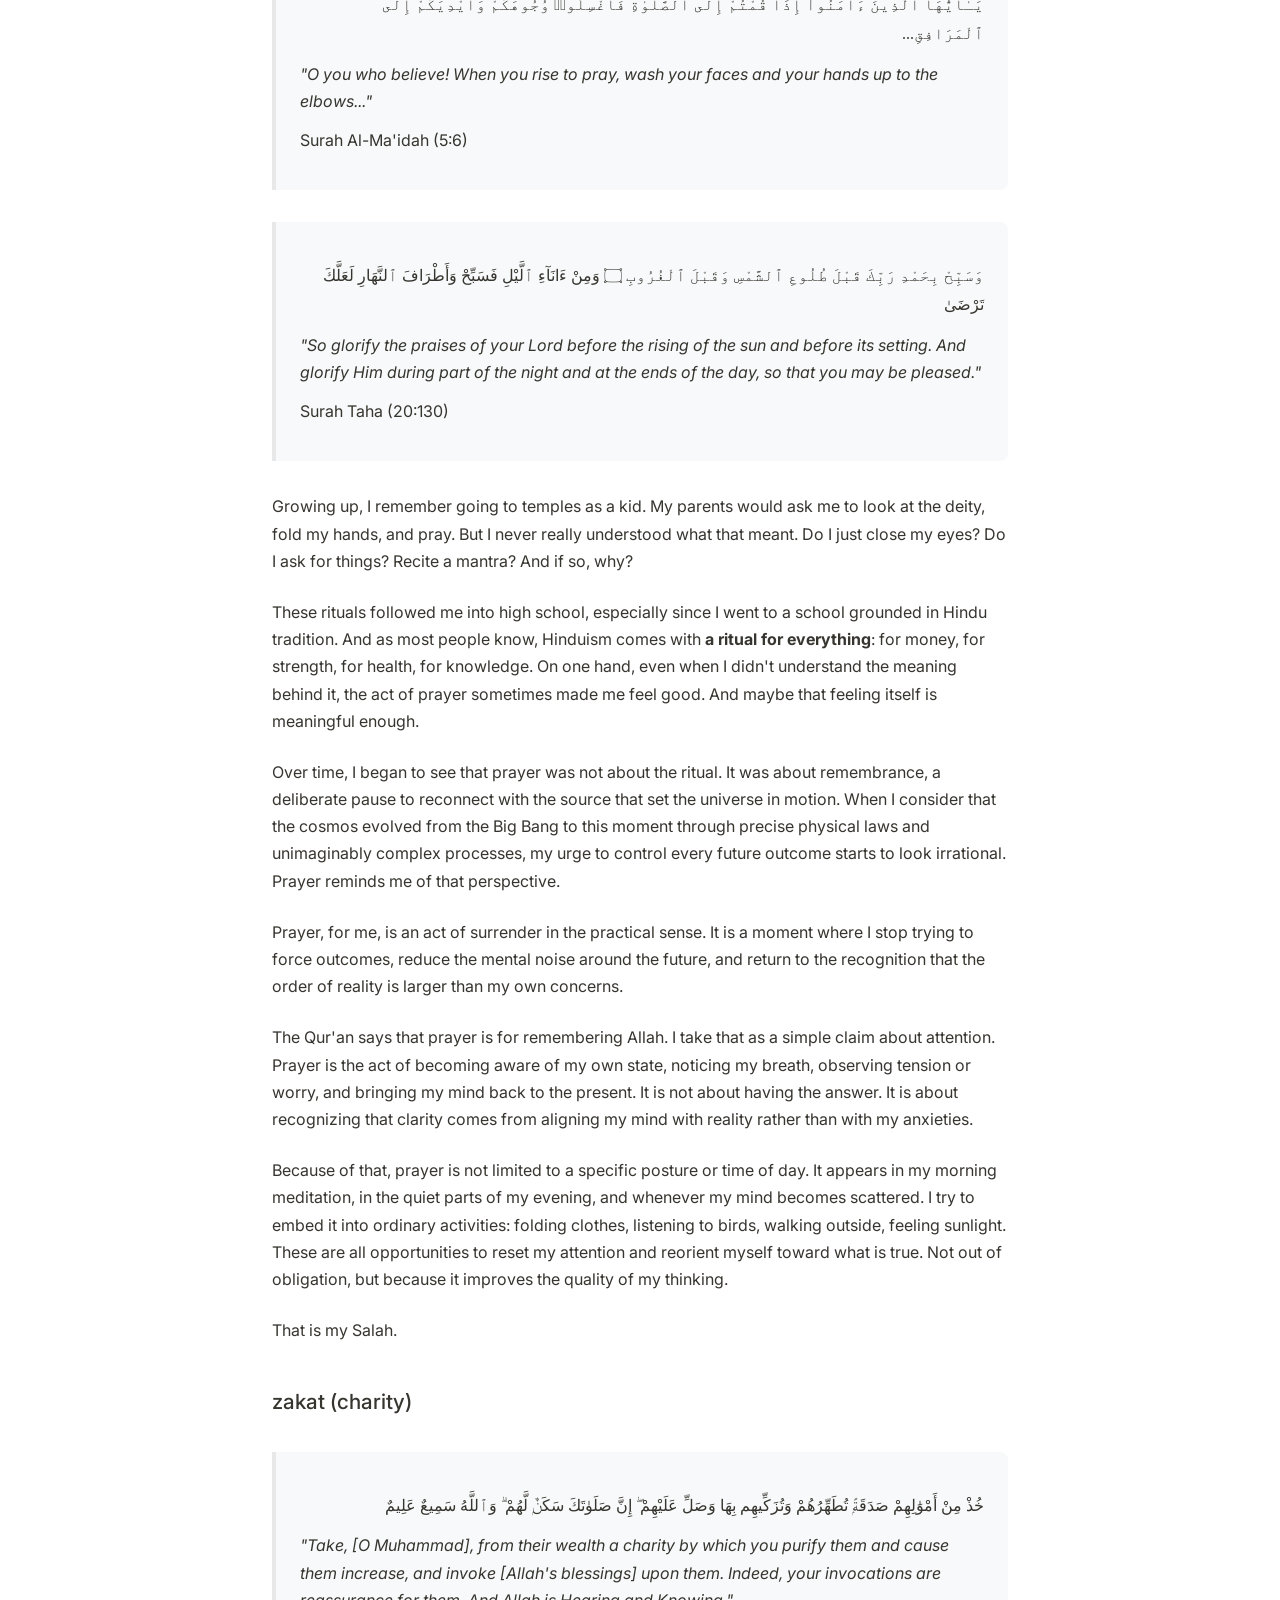
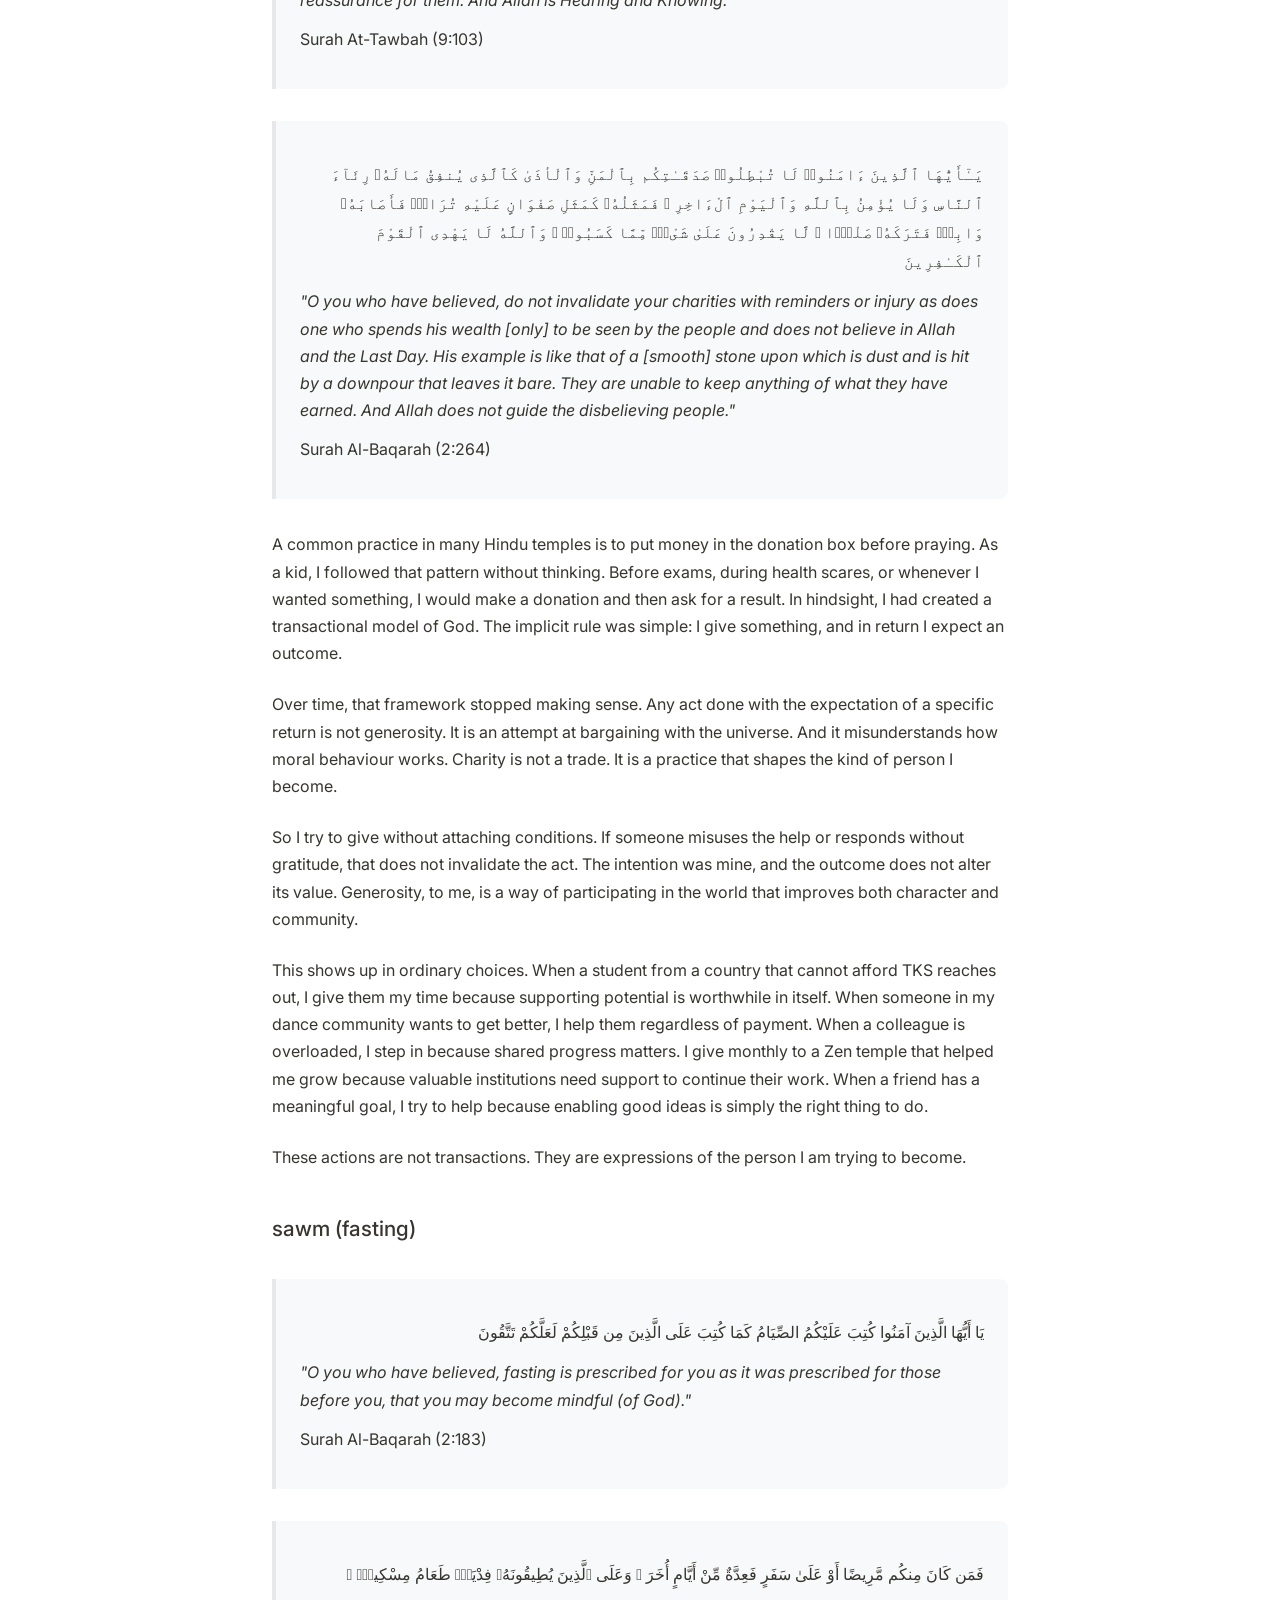
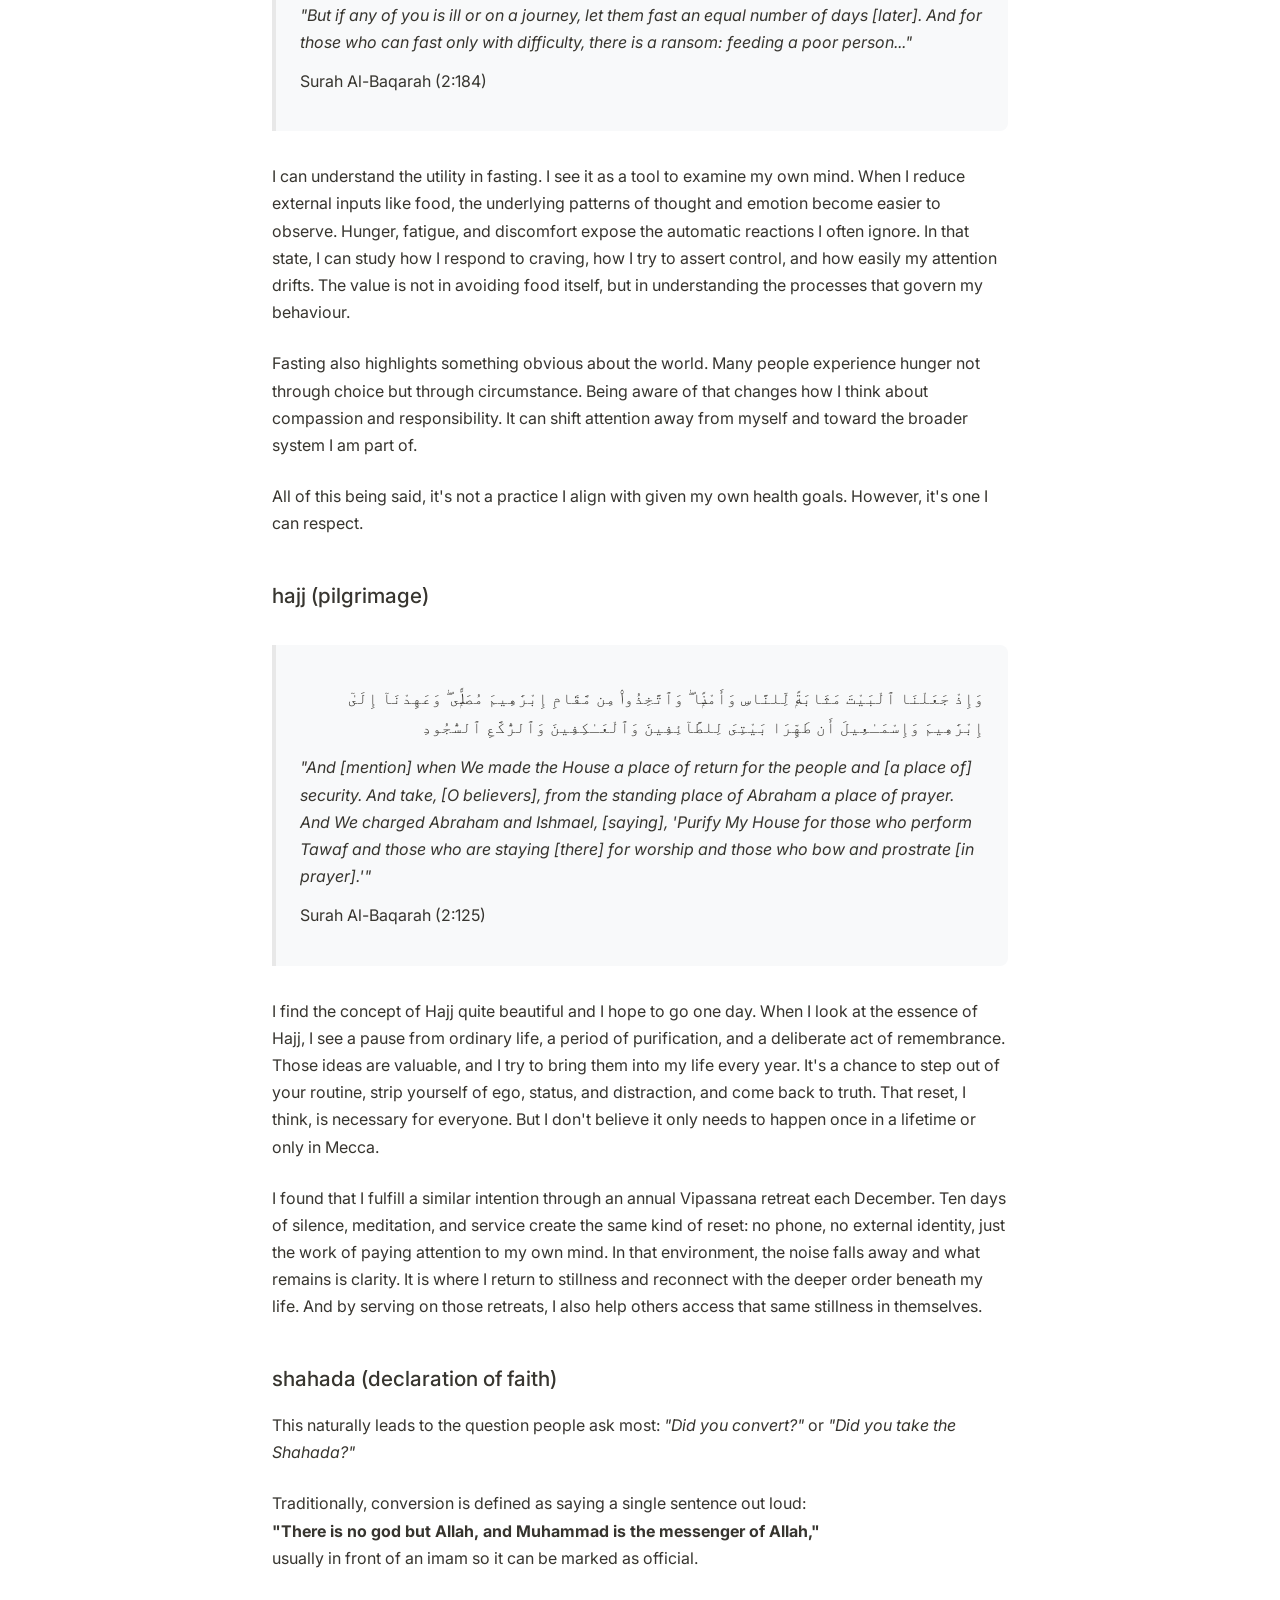
<file: on_faith.html>
<!DOCTYPE html>
<html lang="en">
<head>
    <meta charset="UTF-8">
    <meta name="viewport" content="width=device-width, initial-scale=1.0">
    <title>on faith - pranav</title>
    <link rel="stylesheet" href="styles.css">
    <link rel="preconnect" href="https://fonts.googleapis.com">
    <link rel="preconnect" href="https://fonts.gstatic.com" crossorigin>
    <link href="https://fonts.googleapis.com/css2?family=Inter:wght@300;400;500;600&display=swap" rel="stylesheet">
</head>
<body>
    <div class="container">
        <header class="essay-header">
            <a href="index.html" class="back-link">← back to writings</a>
            <h1>on faith</h1>
            <div class="essay-meta">
                <span class="date">august 3rd, 2025</span>
                <span class="reading-time">~15 min read</span>
            </div>
        </header>

        <main class="essay-content">
            <article>
                <p class="essay-intro">
                    <strong>"Did you convert to Islam?"</strong>
                </p>

                <p>I get this question a lot, given I'm now married to a muslim woman. The answer isn't a simple yes or no. What I hope to do with this essay is walk you through <em>why</em> that is.</p>

                <p>One of the reasons I hesitate to give a clear answer is because I've always hated being <strong>put in a box</strong>. One of the greatest gifts my parents gave me was the space to think for myself, to question, explore, and arrive at my own truths. Anytime I feel pushed into a rigid identity or expected to adopt one, I tend to resist.</p>

                <p>So for me to say "yes" would feel like I'm inviting people to label me, to assume what I should or shouldn't do, believe, or become. And I've never operated well in that kind of framework.</p>

                <p>I've actually been around Islam for most of my life. I spent 15 years living in Dubai. I learned to read Arabic. I had mostly Muslim friends. I experienced Ramadan firsthand, waking up to the call to prayer echoing through the streets, watching people fast, break bread, gather in prayer.</p>

                <p>But despite all of that, I never really took the time to understand the <em>why</em> behind the practices. And truthfully, neither did most people around me. Islam, for many of my peers, was inherited: rituals passed down from parents, followed without reflection. Praying five times a day, fasting during Ramadan, avoiding alcohol, they were seen as obligations, not invitations.</p>

                <p>In fact, a lot of the relationships I witnessed between people and their faith were built on <strong>fear</strong>. Islam was presented as a strict rulebook: follow it or face punishment. Obey, or risk hell. That version of religion never sat right with me.</p>

                <p>So when I was told I'd need to convert to Islam in order to marry Manal, it threw me into a bit of a personal storm. Not because I was unwilling to explore, but because I refused to say "yes" to something I hadn't genuinely thought through.</p>

                <div class="quote-block">
                    <h4>📖 Qur'an 2:221: Marriage to Polytheists (Mushrikeen)</h4>
                    <blockquote>
                        <p><strong>Arabic:</strong></p>
                        <p class="arabic-text">وَلَا تُنكِحُوا الْمُشْرِكِينَ حَتَّىٰ يُؤْمِنُوا ۚ وَلَعَبْدٌ مُّؤْمِنٌ خَيْرٌ مِّن مُّشْرِكٍ وَلَوْ أَعْجَبَكُمْ ۗ</p>
                        <p><strong>Translation:</strong></p>
                        <p><em>"And do not marry polytheistic men [to your women] until they believe. A believing slave is better than a polytheist, even though he may please you."</em></p>
                    </blockquote>
                </div>

                <p>When I first read the passage above, I was initially quite thrown off by it. It felt riddled with blind faith, which goes completely against how I adopt beliefs. (I've later on understood this verse differently, more on this later)</p>

                <p>Nonetheless, it felt like I had two options: either <strong>reject Islam</strong> and risk creating tension within the family, or <strong>blindly accept it</strong> just to go through with the nikah, (muslim marriage) but in doing so, compromise my values of honesty, integrity, and authenticity.</p>

                <p>So I chose a third path.</p>

                <p>I decided to take the time to understand Islam from <strong>first principles</strong>, not through the lens of an imam, cultural dogma, or pressure, but by going directly to the text itself. To read the Quran with fresh eyes. To reflect deeply. And then, only <em>if</em> it resonated, to make an informed and intentional choice to "convert." (You'll see why I put "convert" in quotes by the end of this piece.)</p>

                <h2>Starting from first principles</h2>

                <p>One of the most valuable tools I learned as an engineer is the ability to think from <strong>first principles</strong>. It's a way of approaching any problem or complex topic by stripping it down to its <strong>most fundamental truths</strong>, then reasoning upward from there, not relying on assumptions or inherited ideas, but starting fresh.</p>

                <p>That's exactly how I wanted to approach my exploration of Islam.</p>

                <p>And this is where GPT came in. Without it, my only real option would have been to learn through the guidance of an imam. But my concern with that approach is this: imams often interpret the Quran through traditional or cultural frameworks, and that, in my view, is one of the greatest challenges within the religion today. When the Quran is filtered through dogma or rigid tradition, I believe it becomes harder to access its true essence. You end up engaging more with <strong>someone else's opinion about God</strong>, rather than forming a direct relationship with the divine yourself. That risks turning faith into a pursuit of <strong>approval</strong>, rather than understanding.</p>

                <p>That said, I'm not naive about the limitations of AI either. ChatGPT, while powerful, has its flaws: it can <strong>fabricate information</strong> or reinforce whatever argument you present, which runs the risk of pulling you away from the Quran's actual message.</p>

                <p>So here's how I approached my discovery process:</p>

                <ol>
                    <li>For all my questions, I asked ChatGPT to build arguments <strong>strictly based on what's in the Quran</strong>, citing verses directly, no outside commentary or assumptions.</li>
                    <li>When I was forming my own reflections or philosophical takes, I had it <strong>critique my reasoning</strong>, helping me stay grounded in the actual text, not just personal projections.</li>
                </ol>

                <p>Now that you have the context, here's how things unfolded.</p>

                <h2>The fundamentals of Islam</h2>

                <div class="quote-block">
                    <h4>📖 Surah Al-Baqarah (2:177)</h4>
                    <blockquote>
                        <p><strong>Arabic:</strong></p>
                        <p class="arabic-text">لَّيْسَ الْبِرَّ أَن تُوَلُّوا وُجُوهَكُمْ قِبَلَ الْمَشْرِقِ وَالْمَغْرِبِ، وَلَٰكِنَّ الْبِرَّ مَنْ آمَنَ بِاللَّهِ وَالْيَوْمِ الْآخِرِ وَالْمَلَائِكَةِ وَالْكِتَابِ وَالنَّبِيِّينَ، وَآتَى الْمَالَ عَلَىٰ حُبِّهِ ذَوِي الْقُرْبَىٰ وَالْيَتَامَىٰ وَالْمَسَاكِينَ وَابْنَ السَّبِيلِ وَالسَّائِلِينَ وَفِي الرِّقَابِ، وَأَقَامَ الصَّلَاةَ وَآتَى الزَّكَاةَ، وَالْمُوفُونَ بِعَهْدِهِمْ إِذَا عَاهَدُوا، وَالصَّابِرِينَ فِي الْبَأْسَاءِ وَالضَّرَّاءِ وَحِينَ الْبَأْسِ، أُولَٰئِكَ الَّذِينَ صَدَقُوا، وَأُولَٰئِكَ هُمُ الْمُتَّقُونَ</p>
                        <p><strong>Translation:</strong></p>
                        <p><em>Righteousness is not in turning your faces toward the east or the west, but true righteousness is in one <strong>who believes in Allah</strong>, <strong>the Last Day</strong>, <strong>the angels</strong>, <strong>the Book</strong>, and <strong>the prophets</strong>. It is in those who give their wealth, despite loving it, to relatives, orphans, the needy, the traveler, those who ask for help, and for freeing those in bondage. It is in those who establish prayer and give zakah, who fulfill their promises when they make them, and who are patient in times of poverty, hardship, and during moments of struggle. These are the ones who have been true, and these are the ones who are mindful of God."</em></p>
                    </blockquote>
                </div>

                <p>To me, the purpose of religion is simple: <strong>to serve as a guide for becoming the highest version of yourself</strong>. And the Quran, in many ways, feels like a battle-tested guide, one that has endured for centuries and continues to bring millions into the religion every year. If it can have that scale of profound impact, it is worth investigating what within it enables that to happen.</p>

                <p>My intention here is to investigate each core belief in detail, to clarify whether and how my understanding of life aligns with what the Quran teaches. From there, I'll also investigate what it means to practice religion in accordance with <em>Arkān al-Islām</em> (the Five Pillars of Islam), and if that makes sense to me.</p>

                <h3>Belief in Allah</h3>

                <div class="quote-block">
                    <h4>📖 Surah Al-Hashr (59:22-24)</h4>
                    <blockquote>
                        <p class="arabic-text">٢٢ هُوَ ٱللَّهُ ٱلَّذِى لَآ إِلَـٰهَ إِلَّا هُوَ ۖ عَٰلِمُ ٱلْغَيْبِ وَٱلشَّهَـٰدَةِ ۖ هُوَ ٱلرَّحْمَـٰنُ ٱلرَّحِيمُ</p>
                        <p class="arabic-text">٢٣ هُوَ ٱللَّهُ ٱلَّذِى لَآ إِلَـٰهَ إِلَّا هُوَ ٱلْمَلِكُ ٱلْقُدُّوسُ ٱلسَّلَـٰمُ ٱلْمُؤْمِنُ ٱلْمُهَيْمِنُ ٱلْعَزِيزُ ٱلْجَبَّارُ ٱلْمُتَكَبِّرُ ۚ سُبْحَـٰنَ ٱللَّهِ عَمَّا يُشْرِكُونَ</p>
                        <p class="arabic-text">٢٤ هُوَ ٱللَّهُ ٱلْخَـٰلِقُ ٱلْبَارِئُ ٱلْمُصَوِّرُ ۖ لَهُ ٱلْأَسْمَآءُ ٱلْحُسْنَىٰ ۚ يُسَبِّحُ لَهُۥ مَا فِى ٱلسَّمَـٰوَٰتِ وَٱلْأَرْضِ ۚ وَهُوَ ٱلْعَزِيزُ ٱلْحَكِيمُ</p>
                        <p><em>22: He is Allah, other than whom there is no deity, the Knower of the unseen and the witnessed. He is the Entirely Merciful, the Especially Merciful.</em></p>
                        <p><em>23: He is Allah, other than whom there is no deity, the Sovereign, the Pure, the Perfection, the Bestower of Faith, the Overseer, the Exalted in Might, the Compeller, the Superior. Exalted is Allah above whatever they associate with Him.</em></p>
                        <p><em>24: He is Allah, the Creator, the Inventor, the Fashioner; to Him belong the best names. Whatever is in the heavens and earth is exalting Him. And He is the Exalted in Might, the Wise.</em></p>
                    </blockquote>
                </div>

                <p><strong>Shahid Baba</strong> is someone I respect deeply, not just because he's Manal's dad, but because of the way he approaches life, spirit, faith, and mysticism. He carries a sense of curiosity, but not blind faith. He asks questions, seeks coherence, and genuinely tries to understand. That's why a conversation I had with him 1 am in the morning last year, before our wedding day, completely shifted how I view God, Islam, and religion.</p>

                <p>From that conversation, and through my own lens as a man of science, here's how I've come to understand <strong>God</strong> and <strong>Allah</strong>:</p>

                <p>There can only be one originating cause of the universe, in the same way there was only one Big Bang. That event was not just an explosion. It was the start of the laws of physics, space, time, and everything that followed. If the universe developed from that initial state into the complexity we see today, then whatever set those laws in motion is the fundamental creative force. That is what I refer to as God, or in Arabic, Allah.</p>

                <p>What stands out to me is the consistency of this unfolding. Humans share the same basic anatomy and the same underlying brain architecture. The laws of physics hold everywhere and do not fail. The universe does not behave like a random accident. It behaves like a system with order, constraints, and direction. This does not imply that every event is predetermined, but it does imply that creation operates within a coherent structure.</p>

                <p>For that reason, I align with belief in God. Not as a figure with a form or personality, but as the force behind the existence and evolution of everything. The creative structure that makes the universe intelligible.</p>

                <h3>Belief in the Day of Judgement (and the afterlife)</h3>

                <div class="quote-block">
                    <blockquote>
                        <p class="arabic-text">اللَّهُ لَا إِلَٰهَ إِلَّا هُوَ ۚ لَيَجْمَعَنَّكُمْ إِلَىٰ يَوْمِ الْقِيَامَةِ لَا رَيْبَ فِيهِ ۚ وَمَنْ أَصْدَقُ مِنَ اللَّهِ حَدِيثًا</p>
                        <p><em>"Allah: there is no deity except Him. He will surely assemble you for [account on] the Day of Resurrection, about which there is no doubt. And who is more truthful than Allah in statement?"</em></p>
                        <p>Surah An-Nisa (4:87)</p>
                    </blockquote>
                </div>

                <div class="quote-block">
                    <blockquote>
                        <p class="arabic-text">وَنَضَعُ الْمَوَازِينَ الْقِسْطَ لِيَوْمِ الْقِيَامَةِ فَلَا تُظْلَمُ نَفْسٌ شَيْئًا...</p>
                        <p><em>"We shall set up the scales of justice for the Day of Resurrection, so no soul will be wronged in the least…"</em></p>
                        <p>Surah Al-Anbiya (21:47)</p>
                    </blockquote>
                </div>

                <div class="quote-block">
                    <blockquote>
                        <p class="arabic-text">وَبَشِّرِ ٱلَّذِينَ ءَامَنُوا۟ وَعَمِلُوا۟ ٱلصَّـٰلِحَـٰتِ أَنَّ لَهُمْ جَنَّـٰتٍۢ تَجْرِى مِن تَحْتِهَا ٱلْأَنْهَـٰرُ ۖ كُلَّمَا رُزِقُوا۟ مِنْهَا مِن ثَمَرَةٍۢ رِّزْقًۭا قَالُوا۟ هَـٰذَا ٱلَّذِى رُزِقْنَا مِن قَبْلُ وَأُتُوا۟ بِهِۦ مُتَشَـٰبِهًۭا ۖ وَلَهُمْ فِيهَآ أَزْوَٰجٌۭ مُّطَهَّرَةٌۭ ۖ وَهُمْ فِيهَا خَـٰلِدُونَ</p>
                        <p><em>"And give good news to those who believe and do righteous deeds that they will have gardens beneath which rivers flow. Every time they are provided with fruit therefrom, they will say, 'This is what we were provided with before.' And it is given to them in likeness. And they will have therein purified spouses, and they will abide therein eternally."</em></p>
                        <p>Surah Al-Baqarah (2:25)</p>
                    </blockquote>
                </div>

                <p>The belief in a Day of Judgment was always difficult for me. For most of my life, I assumed that death was simply the end of the story. I also struggled with the idea of shaping an entire life around the expectation of paradise. From an engineering or scientific perspective, that framing never felt coherent.</p>

                <p>Over time, my understanding of it changed. I no longer think of the Day of Judgment as a scene where a figure evaluates every action I took. I think of it as something far more grounded: the final moment of reflection at the end of a life. The point where I would look back and ask whether my actions, intentions, and choices aligned with truth, generosity, and integrity. It is not religious scorekeeping. It is an honest assessment of whether I lived in accordance with the principles I claimed to value.</p>

                <p>And just as I see creation unfolding through structure and law, I think the state of my mind at the end matters. A life lived in alignment usually produces clarity rather than regret. Peace rather than confusion. Whatever happens after death, the final quality of consciousness is not meaningless. It influences how the effects of my life continue into the world, through the people I impacted, the problems I helped solve, the ideas I contributed, and the character I embodied.</p>

                <p>In that sense, the "Day of Judgment" is not a distant event. It is the inevitable moment when the story of my life is evaluated by the only person who can fully account for it: me.</p>

                <h3>Belief in Angels and Devils (added commentary on heaven and hell)</h3>

                <div class="quote-block">
                    <blockquote>
                        <p class="arabic-text">لَا يَعْصُونَ اللَّهَ مَا أَمَرَهُمْ وَيَفْعَلُونَ مَا يُؤْمَرُونَ</p>
                        <p><em>"They (angels) do not disobey Allah in what He commands them but do what they are commanded."</em></p>
                        <p>Surah At-Tahrim (66:6)</p>
                    </blockquote>
                </div>

                <div class="quote-block">
                    <blockquote>
                        <p class="arabic-text">إِنَّ ٱلشَّيْطَٰنَ لَكُمْ عَدُوٌّ فَٱتَّخِذُوهُ عَدُوًّا ۚ إِنَّمَا يَدْعُوا۟ حِزْبَهُۥ لِيَكُونُوا۟ مِنْ أَصْحَـٰبِ ٱلسَّعِيرِ</p>
                        <p><em>"Indeed, Satan is an enemy to you; so take him as an enemy. He only invites his followers to become companions of the Blaze."</em></p>
                        <p>Surah Fatir (35:6)</p>
                    </blockquote>
                </div>

                <div class="quote-block">
                    <blockquote>
                        <p class="arabic-text">وَقَالَ ٱلشَّيْطَٰنُ لَمَّا قُضِىَ ٱلْأَمْرُ إِنَّ ٱللَّهَ وَعَدَكُمْ وَعْدَ ٱلْحَقِّ وَوَعَدتُّكُمْ فَأَخْلَفْتُكُمْ ۖ وَمَا كَانَ لِىَ عَلَيْكُم مِّن سُلْطَـٰنٍ إِلَّآ أَن دَعَوْتُكُمْ فَٱسْتَجَبْتُمْ لِى ۖ</p>
                        <p><em>"And Satan will say when the matter is decided, 'Indeed, Allah promised you the promise of truth. I too promised you, but I betrayed you. I had no authority over you, except that I invited you and you responded to me...'"</em></p>
                        <p>Surah Ibrahim (14:22)</p>
                    </blockquote>
                </div>

                <div class="quote-block">
                    <blockquote>
                        <p class="arabic-text">هَـٰذَانِ خَصْمَانِ ٱخْتَصَمُوا۟ فِى رَبِّهِمْ ۖ فَٱلَّذِينَ كَفَرُوا۟ قُطِّعَتْ لَهُمْ ثِيَابٌۭ مِّن نَّارٍۢ ۖ يُصَبُّ مِن فَوْقِ رُءُوسِهِمُ ٱلْحَمِيمُ</p>
                        <p><em>"These are two adversaries who have disputed about their Lord. As for those who disbelieved, garments of fire will be cut out for them; boiling fluid will be poured down over their heads."</em></p>
                        <p>Surah Al-Hajj (22:19)</p>
                    </blockquote>
                </div>

                <p>As I spend more time with the Quran, I've come to see that its language operates on two levels. Some verses use metaphor and imagery, prompting reflection and interpretation. Others are straightforward and meant as direct guidance.</p>

                <p>I see the references to angels and devils as metaphors for higher and lower tendencies within human beings.</p>

                <p>Compassion, honesty, patience, and generosity represent higher forces.<br>
                Greed, ego, cruelty, and deception represent lower ones.</p>

                <p>Every person contains both. That is a basic fact of human psychology. The real question is which forces we allow to direct our behaviour. When someone consistently follows their lower impulses, the result is often anger, resentment, and a sense of internal conflict. That state feels like a version of hell, not because of external punishment, but because the mind becomes trapped in its own negativity.</p>

                <p>The same logic applies to the higher forces. Acting from truth, generosity, and patience creates coherence within the mind. It produces a kind of clarity and ease. You feel aligned rather than conflicted. If there is a practical meaning to "heaven," it is that state of internal order, the experience of acting in harmony with values that actually improve life.</p>

                <p>When understood this way, heaven and hell don't feel like fictional ideas. They are conditions generated by the choices we make and the qualities we cultivate. They are consequences that appear in real time, not only in the afterlife.</p>

                <h3>Belief in the Books, Muhammad as the final messenger, in Qadar (Divine Decree)</h3>

                <div class="quote-block">
                    <blockquote>
                        <p class="arabic-text">مَّا كَانَ مُحَمَّدٌ أَبَآ أَحَدٍۢ مِّن رِّجَالِكُمْ وَلَـٰكِن رَّسُولَ ٱللَّهِ وَخَاتَمَ ٱلنَّبِيِّۦنَ ۗ وَكَانَ ٱللَّهُ بِكُلِّ شَىْءٍ عَلِيمًۭا</p>
                        <p><em>"Muhammad is not the father of any of your men, but he is the Messenger of Allah and the seal of the prophets. And Allah is ever, of all things, Knowing."</em></p>
                        <p>Surah Al-Ahzab (33:40)</p>
                    </blockquote>
                </div>

                <div class="quote-block">
                    <blockquote>
                        <p class="arabic-text">إِنَّا كُلَّ شَيْءٍ خَلَقْنَاهُ بِقَدَرٍ</p>
                        <p><em>"Indeed, We have created everything according to a measure."</em></p>
                        <p>Surah Al-Qamar (54:49)</p>
                    </blockquote>
                </div>

                <div class="quote-block">
                    <blockquote>
                        <p class="arabic-text">نَزَّلَ عَلَيْكَ ٱلۡكِتَٰبَ بِٱلۡحَقِّ مُصَدِّقٗا لِّمَا بَيۡنَ يَدَيۡهِۖ وَأَنزَلَ ٱلتَّوۡرَىٰةَ وَٱلۡإِنجِيلَ</p>
                        <p><em>"He has sent down upon you the Book in truth, confirming what was before it. And He revealed the Torah and the Gospel."</em></p>
                        <p>Surah Al-Imran (3:3)</p>
                    </blockquote>
                </div>

                <p>One of the hardest things for me when I first started exploring Islam was getting past the noise. The press, the rules, the cultural baggage. So much of it felt harsh, especially around how women were treated, or the way obedience seemed to be valued over inner understanding. I couldn't resonate with a version of religion that felt like it was more about control than truth.</p>

                <p>Many people don't realize that the Quran is primarily a book of guidance, revealed within a very specific historical context. Some legal instructions can feel harsh or outdated when viewed through a modern lens, but their purpose and the conditions of 7th-century Arabia matter when interpreting them. Often, the intention behind an instruction was protective, not punitive.</p>

                <p>For example, the verses permitting a man to marry multiple women were revealed during a period of intense conflict. Early Muslims had suffered heavy losses in battles, leaving many women widowed and without financial support in a society where men were typically responsible for providing for the household. In that context, the allowance for polygyny functioned as a social welfare mechanism, a way to ensure widows and orphans were cared for. The Quran even emphasizes that justice must be upheld in such marriages and cautions men against taking multiple wives if they cannot treat them fairly.</p>

                <p>It's when I came to realize that the Quran itself isn't the problem. The interpretations are. Over time, ruling classes, governments, clergy, and religious institutions used the Quran to enforce obedience, not expand awareness. The message was mediated through imams and scholars who acted like gatekeepers, often bringing ego, politics, and fear into something that was meant to be pure and elevating. When access to divine truth is controlled like that, it's not surprising that lower forces creep in.</p>

                <p>But when I actually started reading the Quran for myself, things shifted. Going back to first principles, that religion exists to guide us toward becoming our highest selves, the Quran fulfills that surprisingly well. It speaks in the language of principles, reflection, consequence, and alignment. It does not read like mythology. It feels like a framework for living in truth. To me, the Quran reads like poetry. And like any deep poetry, it is meant to be sat with, questioned, and interpreted through lived experience.</p>

                <p>Additionally, like other messengers such as Jesus, historical accounts of the Prophet Muhammad highlight how deeply he embodied the values found in the Quran: patience, clarity, humility, and integrity. Whether every account is perfectly accurate or not, the qualities they describe are the ways of living I aspire toward. I am not inspired by him out of obligation. I follow his example because his teachings are practical, grounded, and elevating. They point toward a way of life that strengthens character and makes people better human beings.</p>

                <p>All of this, the book, the messenger, and the trajectory of my own life, fits into a larger structure. This is how I understand the concept of "Qadar". It does not mean life is predetermined in a rigid, scripted way. It means that choice, chance, and circumstance all operate within a coherent framework. The laws of physics, the direction of entropy, the emergence of consciousness, and the conditions I was born into do not appear random. They point to an underlying order.</p>

                <p>So I act as if my choices matter beyond the immediate moment. Not because I am afraid of consequences, but because my decisions participate in a larger moral structure. A system where intention and action shape who I become. I am responsible for the trajectory I create, one choice at a time.</p>

                <hr>

                <p>As I mentioned earlier, the core intention of Islam, to me, is <strong>not to practice the religion for the sake of ritual alone</strong>. It's to use its beliefs and practices as a guide for living a <strong>rich, fulfilling life</strong>, grounded in truth, purpose, and the highest version of consciousness I can embody.</p>

                <p>Growing up, I saw many of my Muslim friends follow the rituals to the letter, praying, fasting, avoiding alcohol, but rarely questioning <em>why</em> those practices existed in the first place. Maybe, in some ways, doing the practice, even without understanding, is still better than not doing it at all. But for me, that's not enough.</p>

                <p>I want to examine every practice deeply, not to find loopholes, but to understand the <em>essence</em> of it.</p>

                <h2>The 5 Pillars</h2>

                <p>It's worth noting that the Quran doesn't explicitly list out "five pillars." These practices were identified and organized by scholars over time (and documented in hadiths), drawn from repeated messages throughout the Quran and the life of the Prophet. They're not a checklist, but a framework distilled from deeper principles.</p>

                <h3>Salah (Prayer)</h3>

                <div class="quote-block">
                    <blockquote>
                        <p class="arabic-text">أَقِمِ ٱلصَّلَوٰةَ لِذِكْرِى</p>
                        <p><em>"Establish prayer to remember Me."</em></p>
                        <p>Surah Taha (20:14)</p>
                    </blockquote>
                </div>

                <div class="quote-block">
                    <blockquote>
                        <p class="arabic-text">يَـٰٓأَيُّهَا ٱلَّذِينَ ءَامَنُوٓاْ إِذَا قُمْتُمْ إِلَى ٱلصَّلَوٰةِ فَٱغْسِلُوا۟ وُجُوهَكُمْ وَأَيْدِيَكُمْ إِلَى ٱلْمَرَافِقِ...</p>
                        <p><em>"O you who believe! When you rise to pray, wash your faces and your hands up to the elbows..."</em></p>
                        <p>Surah Al-Ma'idah (5:6)</p>
                    </blockquote>
                </div>

                <div class="quote-block">
                    <blockquote>
                        <p class="arabic-text">وَسَبِّحْ بِحَمْدِ رَبِّكَ قَبْلَ طُلُوعِ ٱلشَّمْسِ وَقَبْلَ ٱلْغُرُوبِ ۝ وَمِنْ ءَانَآءِ ٱلَّيْلِ فَسَبِّحْ وَأَطْرَافَ ٱلنَّهَارِ لَعَلَّكَ تَرْضَىٰ</p>
                        <p><em>"So glorify the praises of your Lord before the rising of the sun and before its setting. And glorify Him during part of the night and at the ends of the day, so that you may be pleased."</em></p>
                        <p>Surah Taha (20:130)</p>
                    </blockquote>
                </div>

                <p>Growing up, I remember going to temples as a kid. My parents would ask me to look at the deity, fold my hands, and pray. But I never really understood what that meant. Do I just close my eyes? Do I ask for things? Recite a mantra? And if so, why?</p>

                <p>These rituals followed me into high school, especially since I went to a school grounded in Hindu tradition. And as most people know, Hinduism comes with <strong>a ritual for everything</strong>: for money, for strength, for health, for knowledge. On one hand, even when I didn't understand the meaning behind it, the act of prayer sometimes made me feel good. And maybe that feeling itself is meaningful enough.</p>

                <p>Over time, I began to see that prayer was not about the ritual. It was about remembrance, a deliberate pause to reconnect with the source that set the universe in motion. When I consider that the cosmos evolved from the Big Bang to this moment through precise physical laws and unimaginably complex processes, my urge to control every future outcome starts to look irrational. Prayer reminds me of that perspective.</p>

                <p>Prayer, for me, is an act of surrender in the practical sense. It is a moment where I stop trying to force outcomes, reduce the mental noise around the future, and return to the recognition that the order of reality is larger than my own concerns.</p>

                <p>The Qur'an says that prayer is for remembering Allah. I take that as a simple claim about attention. Prayer is the act of becoming aware of my own state, noticing my breath, observing tension or worry, and bringing my mind back to the present. It is not about having the answer. It is about recognizing that clarity comes from aligning my mind with reality rather than with my anxieties.</p>

                <p>Because of that, prayer is not limited to a specific posture or time of day. It appears in my morning meditation, in the quiet parts of my evening, and whenever my mind becomes scattered. I try to embed it into ordinary activities: folding clothes, listening to birds, walking outside, feeling sunlight. These are all opportunities to reset my attention and reorient myself toward what is true. Not out of obligation, but because it improves the quality of my thinking.</p>

                <p>That is my Salah.</p>

                <h3>Zakat (Charity)</h3>

                <div class="quote-block">
                    <blockquote>
                        <p class="arabic-text">خُذْ مِنْ أَمْوَٰلِهِمْ صَدَقَةًۭ تُطَهِّرُهُمْ وَتُزَكِّيهِم بِهَا وَصَلِّ عَلَيْهِمْ ۖ إِنَّ صَلَوٰتَكَ سَكَنٌۭ لَّهُمْ ۗ وَٱللَّهُ سَمِيعٌ عَلِيمٌ</p>
                        <p><em>"Take, [O Muhammad], from their wealth a charity by which you purify them and cause them increase, and invoke [Allah's blessings] upon them. Indeed, your invocations are reassurance for them. And Allah is Hearing and Knowing."</em></p>
                        <p>Surah At-Tawbah (9:103)</p>
                    </blockquote>
                </div>

                <div class="quote-block">
                    <blockquote>
                        <p class="arabic-text">يَـٰٓأَيُّهَا ٱلَّذِينَ ءَامَنُوا۟ لَا تُبْطِلُوا۟ صَدَقَـٰتِكُم بِٱلْمَنِّ وَٱلْأذَىٰ كَٱلَّذِى يُنفِقُ مَالَهُۥ رِئَآءَ ٱلنَّاسِ وَلَا يُؤْمِنُ بِٱللَّهِ وَٱلْيَوْمِ ٱلْءَاخِرِ ۖ فَمَثَلُهُۥ كَمَثَلِ صَفْوَانٍ عَلَيْهِ تُرَابٌۭ فَأَصَابَهُۥ وَابِلٌۭ فَتَرَكَهُۥ صَلْدًۭا ۖ لَّا يَقْدِرُونَ عَلَىٰ شَىْءٍۢ مِّمَّا كَسَبُوا۟ ۗ وَٱللَّهُ لَا يَهْدِى ٱلْقَوْمَ ٱلْكَـٰفِرِينَ</p>
                        <p><em>"O you who have believed, do not invalidate your charities with reminders or injury as does one who spends his wealth [only] to be seen by the people and does not believe in Allah and the Last Day. His example is like that of a [smooth] stone upon which is dust and is hit by a downpour that leaves it bare. They are unable to keep anything of what they have earned. And Allah does not guide the disbelieving people."</em></p>
                        <p>Surah Al-Baqarah (2:264)</p>
                    </blockquote>
                </div>

                <p>A common practice in many Hindu temples is to put money in the donation box before praying. As a kid, I followed that pattern without thinking. Before exams, during health scares, or whenever I wanted something, I would make a donation and then ask for a result. In hindsight, I had created a transactional model of God. The implicit rule was simple: I give something, and in return I expect an outcome.</p>

                <p>Over time, that framework stopped making sense. Any act done with the expectation of a specific return is not generosity. It is an attempt at bargaining with the universe. And it misunderstands how moral behaviour works. Charity is not a trade. It is a practice that shapes the kind of person I become.</p>

                <p>So I try to give without attaching conditions. If someone misuses the help or responds without gratitude, that does not invalidate the act. The intention was mine, and the outcome does not alter its value. Generosity, to me, is a way of participating in the world that improves both character and community.</p>

                <p>This shows up in ordinary choices. When a student from a country that cannot afford TKS reaches out, I give them my time because supporting potential is worthwhile in itself. When someone in my dance community wants to get better, I help them regardless of payment. When a colleague is overloaded, I step in because shared progress matters. I give monthly to a Zen temple that helped me grow because valuable institutions need support to continue their work. When a friend has a meaningful goal, I try to help because enabling good ideas is simply the right thing to do.</p>

                <p>These actions are not transactions. They are expressions of the person I am trying to become.</p>

                <h3>Sawm (Fasting)</h3>

                <div class="quote-block">
                    <blockquote>
                        <p class="arabic-text">يَا أَيُّهَا الَّذِينَ آمَنُوا كُتِبَ عَلَيْكُمُ الصِّيَامُ كَمَا كُتِبَ عَلَى الَّذِينَ مِن قَبْلِكُمْ لَعَلَّكُمْ تَتَّقُونَ</p>
                        <p><em>"O you who have believed, fasting is prescribed for you as it was prescribed for those before you, that you may become mindful (of God)."</em></p>
                        <p>Surah Al-Baqarah (2:183)</p>
                    </blockquote>
                </div>

                <div class="quote-block">
                    <blockquote>
                        <p class="arabic-text">فَمَن كَانَ مِنكُم مَّرِيضًا أَوْ عَلَىٰ سَفَرٍ فَعِدَّةٌ مِّنْ أَيَّامٍ أُخَرَ ۚ وَعَلَى ٱلَّذِينَ يُطِيقُونَهُۥ فِدْيَةٌۭ طَعَامُ مِسْكِينٍۢ ۖ</p>
                        <p><em>"But if any of you is ill or on a journey, let them fast an equal number of days [later]. And for those who can fast only with difficulty, there is a ransom: feeding a poor person..."</em></p>
                        <p>Surah Al-Baqarah (2:184)</p>
                    </blockquote>
                </div>

                <p>I can understand the utility in fasting. I see it as a tool to examine my own mind. When I reduce external inputs like food, the underlying patterns of thought and emotion become easier to observe. Hunger, fatigue, and discomfort expose the automatic reactions I often ignore. In that state, I can study how I respond to craving, how I try to assert control, and how easily my attention drifts. The value is not in avoiding food itself, but in understanding the processes that govern my behaviour.</p>

                <p>Fasting also highlights something obvious about the world. Many people experience hunger not through choice but through circumstance. Being aware of that changes how I think about compassion and responsibility. It can shift attention away from myself and toward the broader system I am part of.</p>

                <p>All of this being said, it's not a practice I align with given my own health goals. However, it's one I can respect.</p>

                <h3>Hajj (Pilgrimage)</h3>

                <div class="quote-block">
                    <blockquote>
                        <p class="arabic-text">وَإِذْ جَعَلْنَا ٱلْبَيْتَ مَثَابَةًۭ لِّلنَّاسِ وَأَمْنًۭا ۖ وَٱتَّخِذُوا۟ مِن مَّقَامِ إِبْرَٰهِيمَ مُصَلًّۭى ۖ وَعَهِدْنَآ إِلَىٰٓ إِبْرَٰهِيمَ وَإِسْمَـٰعِيلَ أَن طَهِّرَا بَيْتِىَ لِلطَّآئِفِينَ وَٱلْعَـٰكِفِينَ وَٱلرُّكَّعِ ٱلسُّجُودِ</p>
                        <p><em>"And [mention] when We made the House a place of return for the people and [a place of] security. And take, [O believers], from the standing place of Abraham a place of prayer. And We charged Abraham and Ishmael, [saying], 'Purify My House for those who perform Tawaf and those who are staying [there] for worship and those who bow and prostrate [in prayer].'"</em></p>
                        <p>Surah Al-Baqarah (2:125)</p>
                    </blockquote>
                </div>

                <p>I find the concept of Hajj quite beautiful and I hope to go one day. When I look at the essence of Hajj, I see a pause from ordinary life, a period of purification, and a deliberate act of remembrance. Those ideas are valuable, and I try to bring them into my life every year. It's a chance to step out of your routine, strip yourself of ego, status, and distraction, and come back to truth. That reset, I think, is necessary for everyone. But I don't believe it only needs to happen once in a lifetime or only in Mecca.</p>

                <p>I found that I fulfill a similar intention through an annual Vipassana retreat each December. Ten days of silence, meditation, and service create the same kind of reset: no phone, no external identity, just the work of paying attention to my own mind. In that environment, the noise falls away and what remains is clarity. It is where I return to stillness and reconnect with the deeper order beneath my life. And by serving on those retreats, I also help others access that same stillness in themselves.</p>

                <h3>Shahada (Declaration of Faith)</h3>

                <p>This naturally leads to the question people ask most: <em>"Did you convert?"</em> or <em>"Did you take the Shahada?"</em></p>

                <p>Traditionally, conversion is defined as saying a single sentence out loud:<br>
                <strong>"There is no god but Allah, and Muhammad is the messenger of Allah,"</strong><br>
                usually in front of an imam so it can be marked as official.</p>

                <p>What stood out to me is that this procedure does not appear in the Qur'an. The Qur'an does not prescribe a formal declaration or a ceremony. It focuses on belief and the way that belief shows up in a person's life. A sentence spoken once has little weight if the underlying convictions are absent.</p>

                <p>At one point I spent an hour and a half speaking with an imam because I assumed I needed some sort of verification. He asked thoughtful questions and made sure I understood what I was exploring. I appreciated that. But I eventually realized that outsourcing my relationship with God to another person did not make sense. The connection I am building is internal, not something that requires certification.</p>

                <p>So I chose not to say the Shahada in a formal setting. Not out of hesitation, but because the declaration is already reflected in how I live. Belief, to me, is not measured by recitation. It is measured by embodiment.</p>

                <p>I believe in the oneness of God. I believe Muhammad played a central role in bringing guidance to humanity. And I try to align my behaviour with those principles. That is the part that matters.</p>
            </article>
        </main>
    </div>
</body>
</html>
</file>
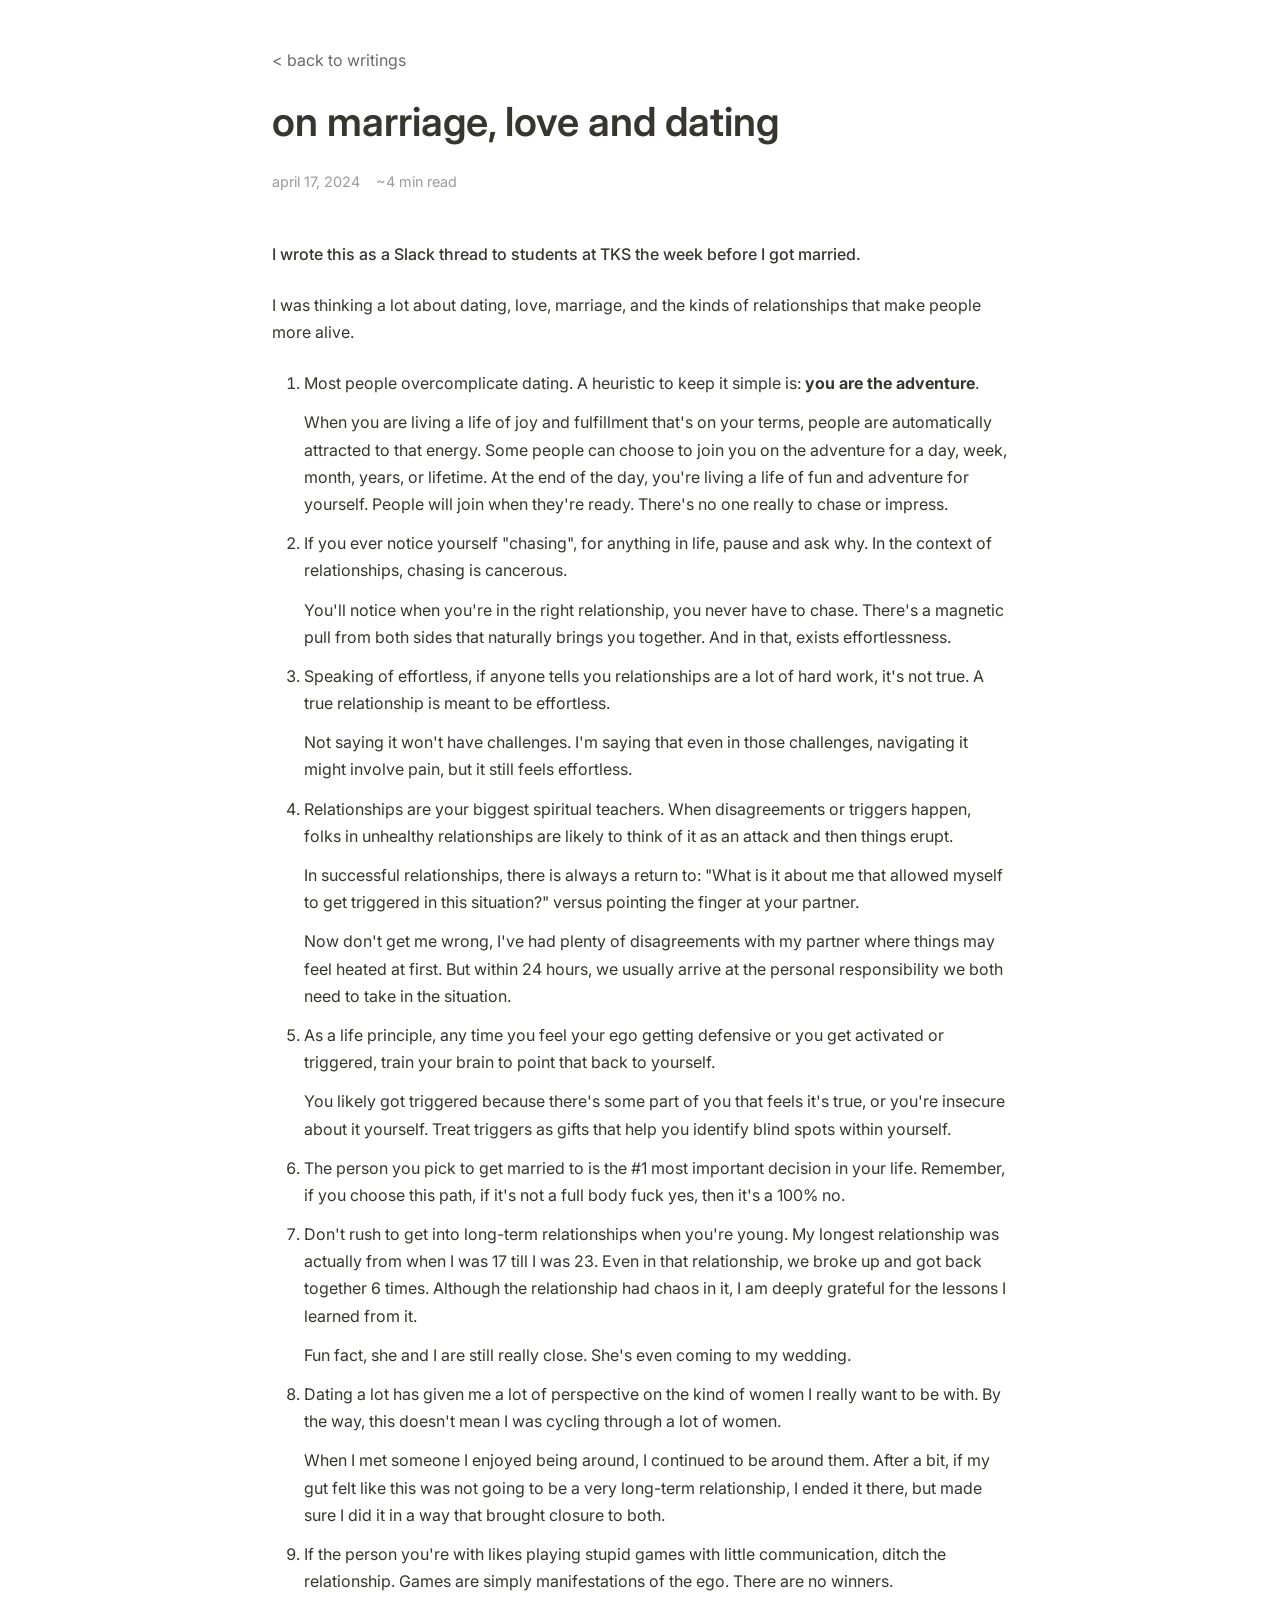
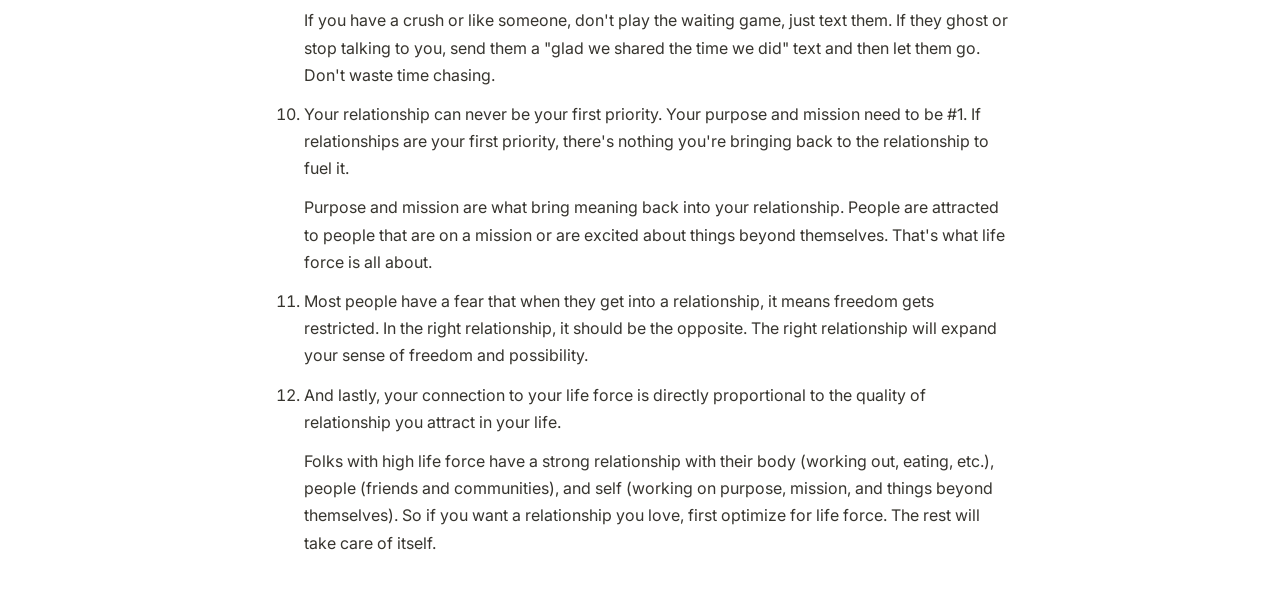
<file: on_marriage_love_and_dating.html>
<!DOCTYPE html>
<html lang="en">
<head>
    <meta charset="UTF-8">
    <meta name="viewport" content="width=device-width, initial-scale=1.0">
    <title>on marriage, love and dating - pranav</title>
    <link rel="stylesheet" href="styles.css">
    <link rel="preconnect" href="https://fonts.googleapis.com">
    <link rel="preconnect" href="https://fonts.gstatic.com" crossorigin>
    <link href="https://fonts.googleapis.com/css2?family=Inter:wght@300;400;500;600&display=swap" rel="stylesheet">
</head>
<body>
    <div class="container">
        <header class="essay-header">
            <a href="index.html" class="back-link">&lt; back to writings</a>
            <h1>on marriage, love and dating</h1>
            <div class="essay-meta">
                <span class="date">april 17, 2024</span>
                <span class="reading-time">~4 min read</span>
            </div>
        </header>

        <main class="essay-content">
            <article>
                <p class="essay-intro">
                    I wrote this as a Slack thread to students at TKS the week before I got married.
                </p>

                <p>I was thinking a lot about dating, love, marriage, and the kinds of relationships that make people more alive.</p>

                <ol class="thread-list">
                    <li>
                        <p>Most people overcomplicate dating. A heuristic to keep it simple is: <strong>you are the adventure</strong>.</p>
                        <p>When you are living a life of joy and fulfillment that's on your terms, people are automatically attracted to that energy. Some people can choose to join you on the adventure for a day, week, month, years, or lifetime. At the end of the day, you're living a life of fun and adventure for yourself. People will join when they're ready. There's no one really to chase or impress.</p>
                    </li>

                    <li>
                        <p>If you ever notice yourself "chasing", for anything in life, pause and ask why. In the context of relationships, chasing is cancerous.</p>
                        <p>You'll notice when you're in the right relationship, you never have to chase. There's a magnetic pull from both sides that naturally brings you together. And in that, exists effortlessness.</p>
                    </li>

                    <li>
                        <p>Speaking of effortless, if anyone tells you relationships are a lot of hard work, it's not true. A true relationship is meant to be effortless.</p>
                        <p>Not saying it won't have challenges. I'm saying that even in those challenges, navigating it might involve pain, but it still feels effortless.</p>
                    </li>

                    <li>
                        <p>Relationships are your biggest spiritual teachers. When disagreements or triggers happen, folks in unhealthy relationships are likely to think of it as an attack and then things erupt.</p>
                        <p>In successful relationships, there is always a return to: "What is it about me that allowed myself to get triggered in this situation?" versus pointing the finger at your partner.</p>
                        <p>Now don't get me wrong, I've had plenty of disagreements with my partner where things may feel heated at first. But within 24 hours, we usually arrive at the personal responsibility we both need to take in the situation.</p>
                    </li>

                    <li>
                        <p>As a life principle, any time you feel your ego getting defensive or you get activated or triggered, train your brain to point that back to yourself.</p>
                        <p>You likely got triggered because there's some part of you that feels it's true, or you're insecure about it yourself. Treat triggers as gifts that help you identify blind spots within yourself.</p>
                    </li>

                    <li>
                        <p>The person you pick to get married to is the #1 most important decision in your life. Remember, if you choose this path, if it's not a full body fuck yes, then it's a 100% no.</p>
                    </li>

                    <li>
                        <p>Don't rush to get into long-term relationships when you're young. My longest relationship was actually from when I was 17 till I was 23. Even in that relationship, we broke up and got back together 6 times. Although the relationship had chaos in it, I am deeply grateful for the lessons I learned from it.</p>
                        <p>Fun fact, she and I are still really close. She's even coming to my wedding.</p>
                    </li>

                    <li>
                        <p>Dating a lot has given me a lot of perspective on the kind of women I really want to be with. By the way, this doesn't mean I was cycling through a lot of women.</p>
                        <p>When I met someone I enjoyed being around, I continued to be around them. After a bit, if my gut felt like this was not going to be a very long-term relationship, I ended it there, but made sure I did it in a way that brought closure to both.</p>
                    </li>

                    <li>
                        <p>If the person you're with likes playing stupid games with little communication, ditch the relationship. Games are simply manifestations of the ego. There are no winners.</p>
                        <p>If you have a crush or like someone, don't play the waiting game, just text them. If they ghost or stop talking to you, send them a "glad we shared the time we did" text and then let them go. Don't waste time chasing.</p>
                    </li>

                    <li>
                        <p>Your relationship can never be your first priority. Your purpose and mission need to be #1. If relationships are your first priority, there's nothing you're bringing back to the relationship to fuel it.</p>
                        <p>Purpose and mission are what bring meaning back into your relationship. People are attracted to people that are on a mission or are excited about things beyond themselves. That's what life force is all about.</p>
                    </li>

                    <li>
                        <p>Most people have a fear that when they get into a relationship, it means freedom gets restricted. In the right relationship, it should be the opposite. The right relationship will expand your sense of freedom and possibility.</p>
                    </li>

                    <li>
                        <p>And lastly, your connection to your life force is directly proportional to the quality of relationship you attract in your life.</p>
                        <p>Folks with high life force have a strong relationship with their body (working out, eating, etc.), people (friends and communities), and self (working on purpose, mission, and things beyond themselves). So if you want a relationship you love, first optimize for life force. The rest will take care of itself.</p>
                    </li>
                </ol>
            </article>
        </main>
    </div>
</body>
</html>
</file>
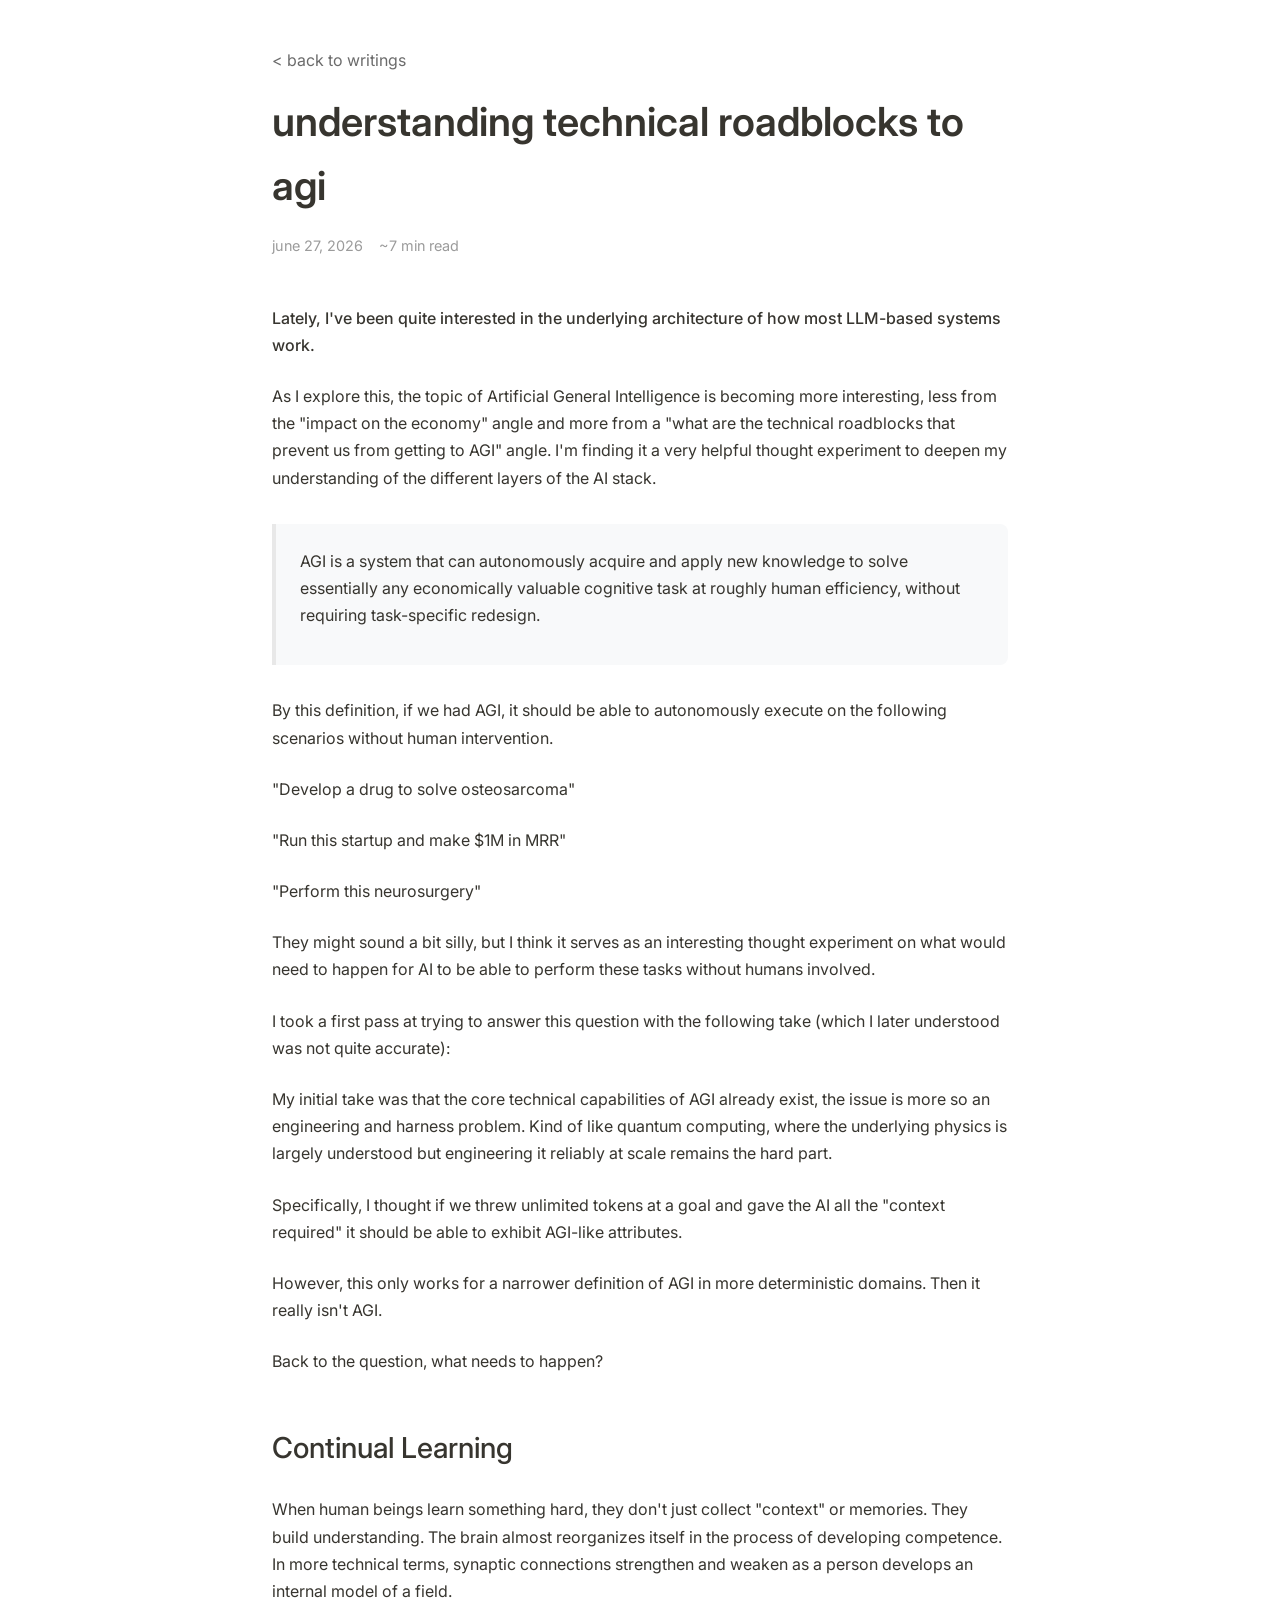
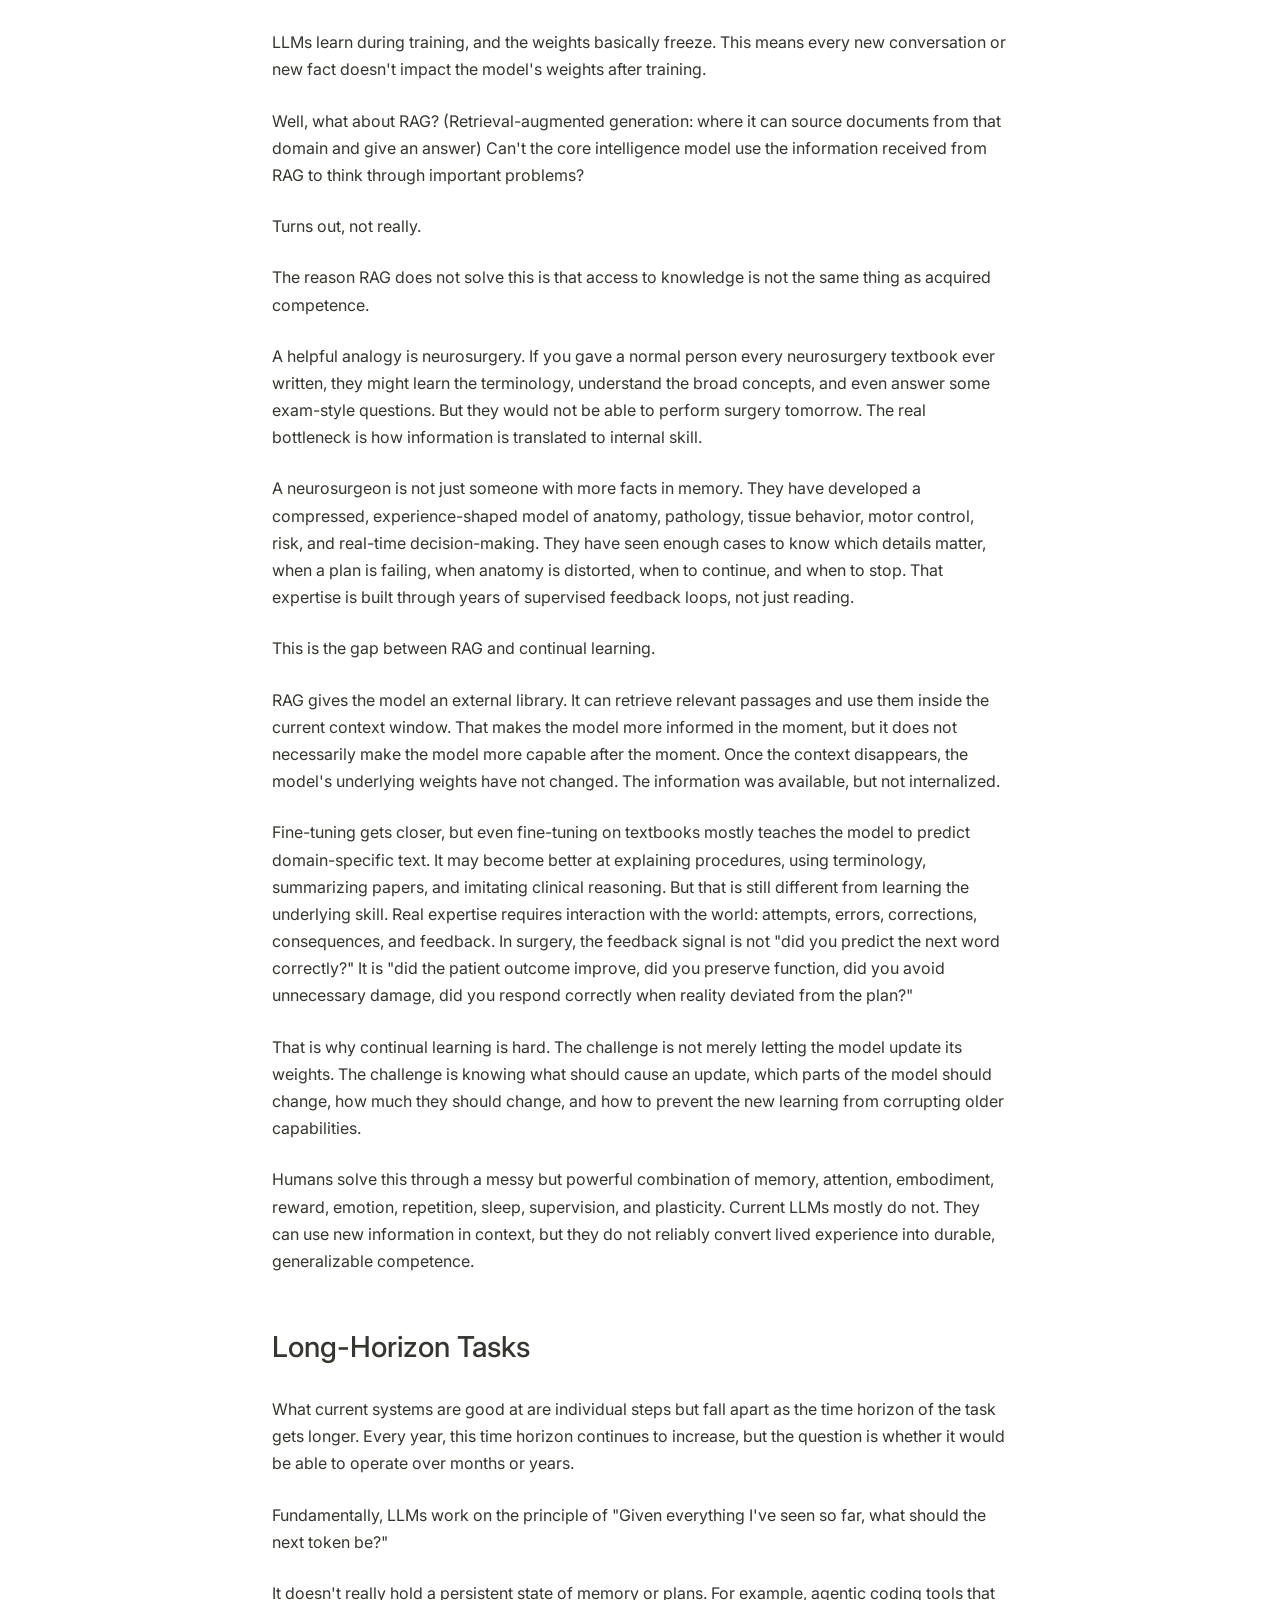
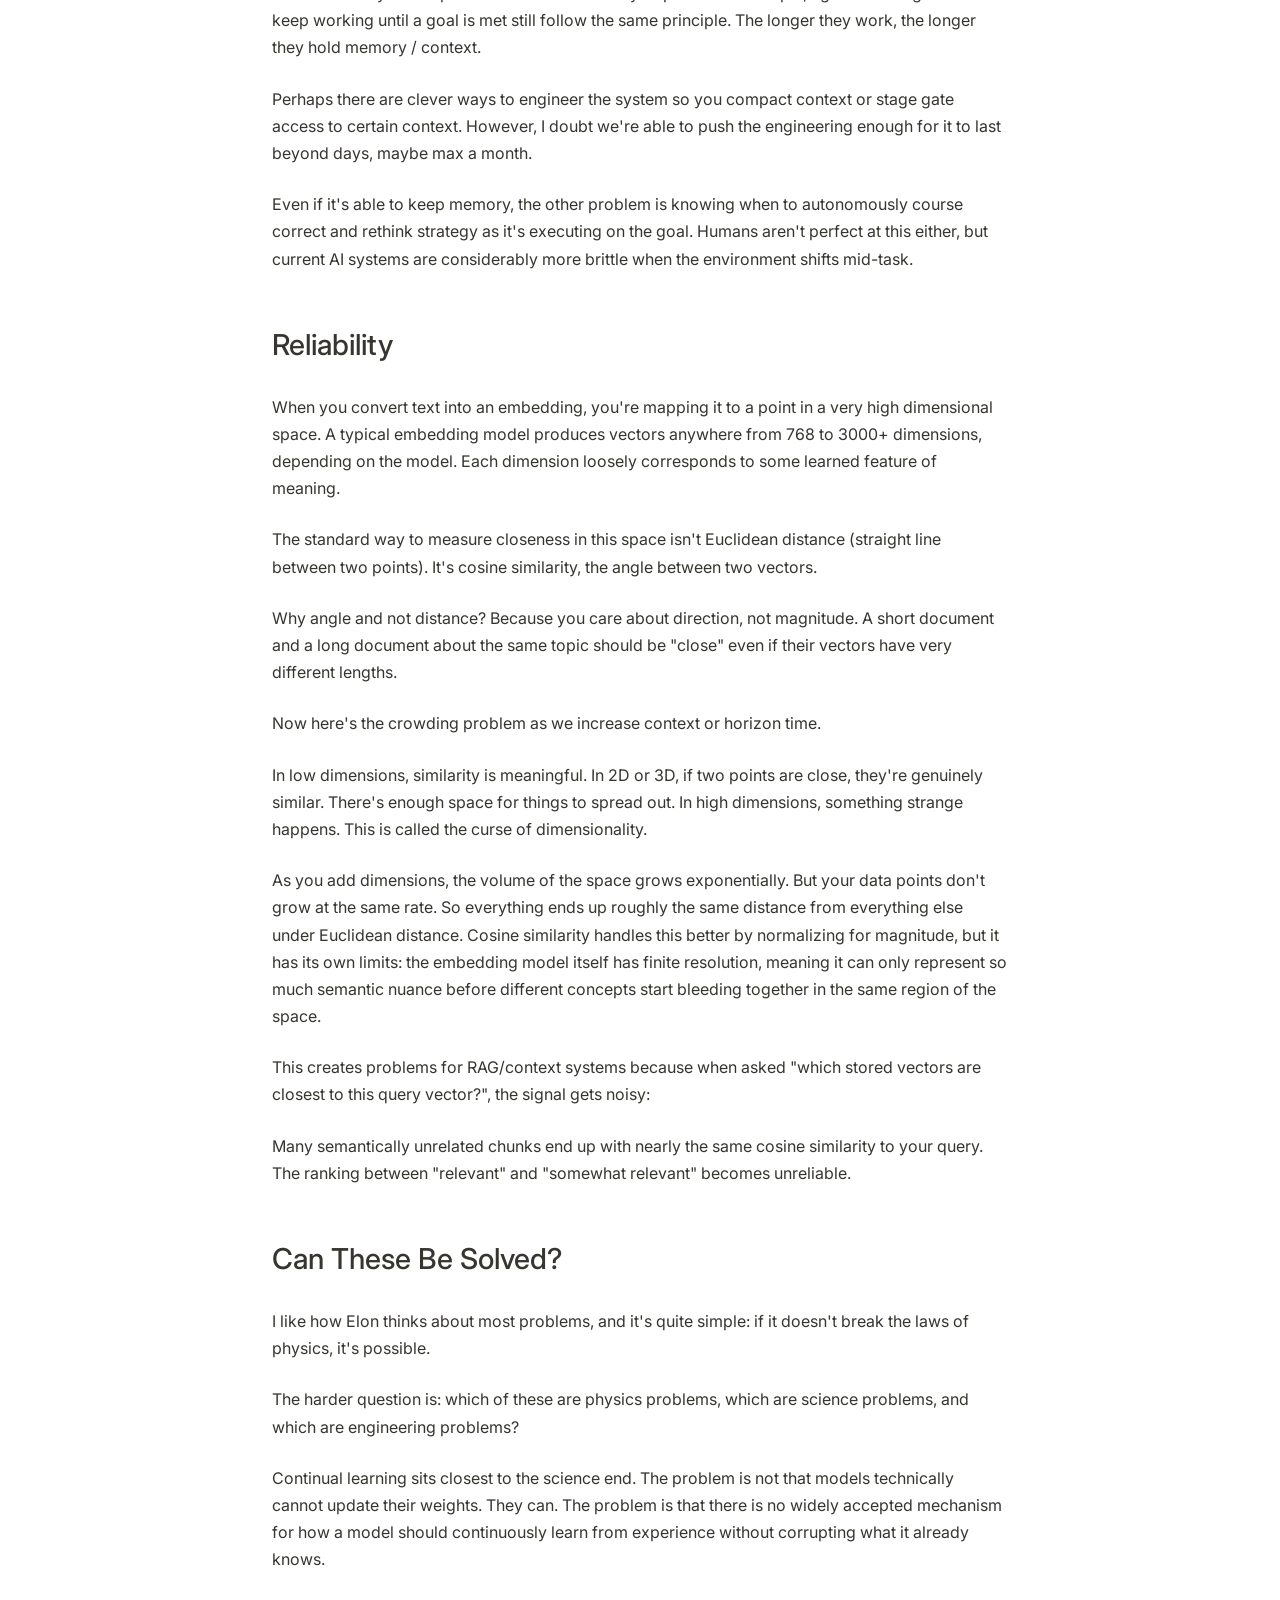
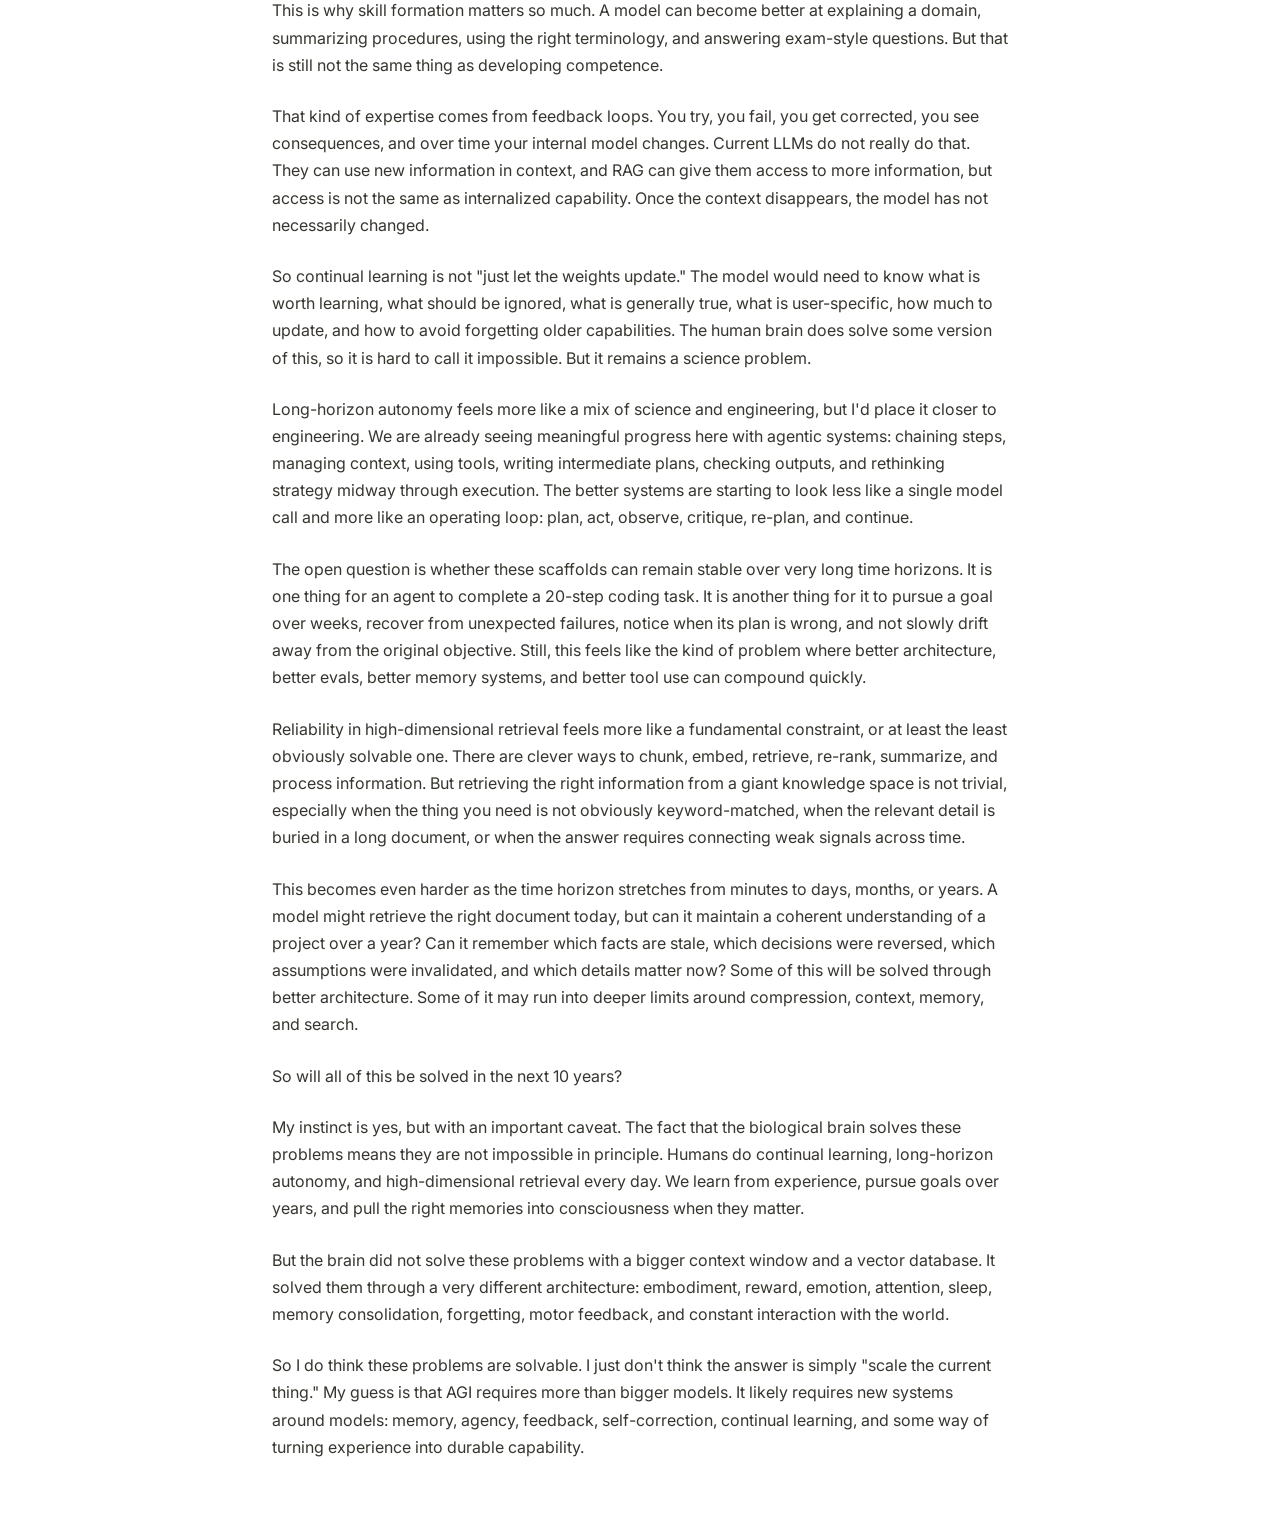
<file: understanding_technical_roadblocks_to_agi.html>
<!DOCTYPE html>
<html lang="en">
<head>
    <meta charset="UTF-8">
    <meta name="viewport" content="width=device-width, initial-scale=1.0">
    <title>understanding technical roadblocks to agi - pranav</title>
    <link rel="stylesheet" href="styles.css">
    <link rel="preconnect" href="https://fonts.googleapis.com">
    <link rel="preconnect" href="https://fonts.gstatic.com" crossorigin>
    <link href="https://fonts.googleapis.com/css2?family=Inter:wght@300;400;500;600&display=swap" rel="stylesheet">
</head>
<body>
    <div class="container">
        <header class="essay-header">
            <a href="index.html" class="back-link">&lt; back to writings</a>
            <h1>understanding technical roadblocks to agi</h1>
            <div class="essay-meta">
                <span class="date">june 27, 2026</span>
                <span class="reading-time">~7 min read</span>
            </div>
        </header>

        <main class="essay-content preserve-case">
            <article>
                <p class="essay-intro">
                    Lately, I've been quite interested in the underlying architecture of how most LLM-based systems work.
                </p>

                <p>As I explore this, the topic of Artificial General Intelligence is becoming more interesting, less from the "impact on the economy" angle and more from a "what are the technical roadblocks that prevent us from getting to AGI" angle. I'm finding it a very helpful thought experiment to deepen my understanding of the different layers of the AI stack.</p>

                <div class="quote-block">
                    <blockquote>
                        <p>AGI is a system that can autonomously acquire and apply new knowledge to solve essentially any economically valuable cognitive task at roughly human efficiency, without requiring task-specific redesign.</p>
                    </blockquote>
                </div>

                <p>By this definition, if we had AGI, it should be able to autonomously execute on the following scenarios without human intervention.</p>

                <p>"Develop a drug to solve osteosarcoma"</p>

                <p>"Run this startup and make $1M in MRR"</p>

                <p>"Perform this neurosurgery"</p>

                <p>They might sound a bit silly, but I think it serves as an interesting thought experiment on what would need to happen for AI to be able to perform these tasks without humans involved.</p>

                <p>I took a first pass at trying to answer this question with the following take (which I later understood was not quite accurate):</p>

                <p>My initial take was that the core technical capabilities of AGI already exist, the issue is more so an engineering and harness problem. Kind of like quantum computing, where the underlying physics is largely understood but engineering it reliably at scale remains the hard part.</p>

                <p>Specifically, I thought if we threw unlimited tokens at a goal and gave the AI all the "context required" it should be able to exhibit AGI-like attributes.</p>

                <p>However, this only works for a narrower definition of AGI in more deterministic domains. Then it really isn't AGI.</p>

                <p>Back to the question, what needs to happen?</p>

                <h2>Continual Learning</h2>

                <p>When human beings learn something hard, they don't just collect "context" or memories. They build understanding. The brain almost reorganizes itself in the process of developing competence. In more technical terms, synaptic connections strengthen and weaken as a person develops an internal model of a field.</p>

                <p>LLMs learn during training, and the weights basically freeze. This means every new conversation or new fact doesn't impact the model's weights after training.</p>

                <p>Well, what about RAG? (Retrieval-augmented generation: where it can source documents from that domain and give an answer) Can't the core intelligence model use the information received from RAG to think through important problems?</p>

                <p>Turns out, not really.</p>

                <p>The reason RAG does not solve this is that access to knowledge is not the same thing as acquired competence.</p>

                <p>A helpful analogy is neurosurgery. If you gave a normal person every neurosurgery textbook ever written, they might learn the terminology, understand the broad concepts, and even answer some exam-style questions. But they would not be able to perform surgery tomorrow. The real bottleneck is how information is translated to internal skill.</p>

                <p>A neurosurgeon is not just someone with more facts in memory. They have developed a compressed, experience-shaped model of anatomy, pathology, tissue behavior, motor control, risk, and real-time decision-making. They have seen enough cases to know which details matter, when a plan is failing, when anatomy is distorted, when to continue, and when to stop. That expertise is built through years of supervised feedback loops, not just reading.</p>

                <p>This is the gap between RAG and continual learning.</p>

                <p>RAG gives the model an external library. It can retrieve relevant passages and use them inside the current context window. That makes the model more informed in the moment, but it does not necessarily make the model more capable after the moment. Once the context disappears, the model's underlying weights have not changed. The information was available, but not internalized.</p>

                <p>Fine-tuning gets closer, but even fine-tuning on textbooks mostly teaches the model to predict domain-specific text. It may become better at explaining procedures, using terminology, summarizing papers, and imitating clinical reasoning. But that is still different from learning the underlying skill. Real expertise requires interaction with the world: attempts, errors, corrections, consequences, and feedback. In surgery, the feedback signal is not "did you predict the next word correctly?" It is "did the patient outcome improve, did you preserve function, did you avoid unnecessary damage, did you respond correctly when reality deviated from the plan?"</p>

                <p>That is why continual learning is hard. The challenge is not merely letting the model update its weights. The challenge is knowing what should cause an update, which parts of the model should change, how much they should change, and how to prevent the new learning from corrupting older capabilities.</p>

                <p>Humans solve this through a messy but powerful combination of memory, attention, embodiment, reward, emotion, repetition, sleep, supervision, and plasticity. Current LLMs mostly do not. They can use new information in context, but they do not reliably convert lived experience into durable, generalizable competence.</p>

                <h2>Long-Horizon Tasks</h2>

                <p>What current systems are good at are individual steps but fall apart as the time horizon of the task gets longer. Every year, this time horizon continues to increase, but the question is whether it would be able to operate over months or years.</p>

                <p>Fundamentally, LLMs work on the principle of "Given everything I've seen so far, what should the next token be?"</p>

                <p>It doesn't really hold a persistent state of memory or plans. For example, agentic coding tools that keep working until a goal is met still follow the same principle. The longer they work, the longer they hold memory / context.</p>

                <p>Perhaps there are clever ways to engineer the system so you compact context or stage gate access to certain context. However, I doubt we're able to push the engineering enough for it to last beyond days, maybe max a month.</p>

                <p>Even if it's able to keep memory, the other problem is knowing when to autonomously course correct and rethink strategy as it's executing on the goal. Humans aren't perfect at this either, but current AI systems are considerably more brittle when the environment shifts mid-task.</p>

                <h2>Reliability</h2>

                <p>When you convert text into an embedding, you're mapping it to a point in a very high dimensional space. A typical embedding model produces vectors anywhere from 768 to 3000+ dimensions, depending on the model. Each dimension loosely corresponds to some learned feature of meaning.</p>

                <p>The standard way to measure closeness in this space isn't Euclidean distance (straight line between two points). It's cosine similarity, the angle between two vectors.</p>

                <p>Why angle and not distance? Because you care about direction, not magnitude. A short document and a long document about the same topic should be "close" even if their vectors have very different lengths.</p>

                <p>Now here's the crowding problem as we increase context or horizon time.</p>

                <p>In low dimensions, similarity is meaningful. In 2D or 3D, if two points are close, they're genuinely similar. There's enough space for things to spread out. In high dimensions, something strange happens. This is called the curse of dimensionality.</p>

                <p>As you add dimensions, the volume of the space grows exponentially. But your data points don't grow at the same rate. So everything ends up roughly the same distance from everything else under Euclidean distance. Cosine similarity handles this better by normalizing for magnitude, but it has its own limits: the embedding model itself has finite resolution, meaning it can only represent so much semantic nuance before different concepts start bleeding together in the same region of the space.</p>

                <p>This creates problems for RAG/context systems because when asked "which stored vectors are closest to this query vector?", the signal gets noisy:</p>

                <p>Many semantically unrelated chunks end up with nearly the same cosine similarity to your query. The ranking between "relevant" and "somewhat relevant" becomes unreliable.</p>

                <h2>Can These Be Solved?</h2>

                <p>I like how Elon thinks about most problems, and it's quite simple: if it doesn't break the laws of physics, it's possible.</p>

                <p>The harder question is: which of these are physics problems, which are science problems, and which are engineering problems?</p>

                <p>Continual learning sits closest to the science end. The problem is not that models technically cannot update their weights. They can. The problem is that there is no widely accepted mechanism for how a model should continuously learn from experience without corrupting what it already knows.</p>

                <p>This is why skill formation matters so much. A model can become better at explaining a domain, summarizing procedures, using the right terminology, and answering exam-style questions. But that is still not the same thing as developing competence.</p>

                <p>That kind of expertise comes from feedback loops. You try, you fail, you get corrected, you see consequences, and over time your internal model changes. Current LLMs do not really do that. They can use new information in context, and RAG can give them access to more information, but access is not the same as internalized capability. Once the context disappears, the model has not necessarily changed.</p>

                <p>So continual learning is not "just let the weights update." The model would need to know what is worth learning, what should be ignored, what is generally true, what is user-specific, how much to update, and how to avoid forgetting older capabilities. The human brain does solve some version of this, so it is hard to call it impossible. But it remains a science problem.</p>

                <p>Long-horizon autonomy feels more like a mix of science and engineering, but I'd place it closer to engineering. We are already seeing meaningful progress here with agentic systems: chaining steps, managing context, using tools, writing intermediate plans, checking outputs, and rethinking strategy midway through execution. The better systems are starting to look less like a single model call and more like an operating loop: plan, act, observe, critique, re-plan, and continue.</p>

                <p>The open question is whether these scaffolds can remain stable over very long time horizons. It is one thing for an agent to complete a 20-step coding task. It is another thing for it to pursue a goal over weeks, recover from unexpected failures, notice when its plan is wrong, and not slowly drift away from the original objective. Still, this feels like the kind of problem where better architecture, better evals, better memory systems, and better tool use can compound quickly.</p>

                <p>Reliability in high-dimensional retrieval feels more like a fundamental constraint, or at least the least obviously solvable one. There are clever ways to chunk, embed, retrieve, re-rank, summarize, and process information. But retrieving the right information from a giant knowledge space is not trivial, especially when the thing you need is not obviously keyword-matched, when the relevant detail is buried in a long document, or when the answer requires connecting weak signals across time.</p>

                <p>This becomes even harder as the time horizon stretches from minutes to days, months, or years. A model might retrieve the right document today, but can it maintain a coherent understanding of a project over a year? Can it remember which facts are stale, which decisions were reversed, which assumptions were invalidated, and which details matter now? Some of this will be solved through better architecture. Some of it may run into deeper limits around compression, context, memory, and search.</p>

                <p>So will all of this be solved in the next 10 years?</p>

                <p>My instinct is yes, but with an important caveat. The fact that the biological brain solves these problems means they are not impossible in principle. Humans do continual learning, long-horizon autonomy, and high-dimensional retrieval every day. We learn from experience, pursue goals over years, and pull the right memories into consciousness when they matter.</p>

                <p>But the brain did not solve these problems with a bigger context window and a vector database. It solved them through a very different architecture: embodiment, reward, emotion, attention, sleep, memory consolidation, forgetting, motor feedback, and constant interaction with the world.</p>

                <p>So I do think these problems are solvable. I just don't think the answer is simply "scale the current thing." My guess is that AGI requires more than bigger models. It likely requires new systems around models: memory, agency, feedback, self-correction, continual learning, and some way of turning experience into durable capability.</p>
            </article>
        </main>
    </div>
</body>
</html>
</file>
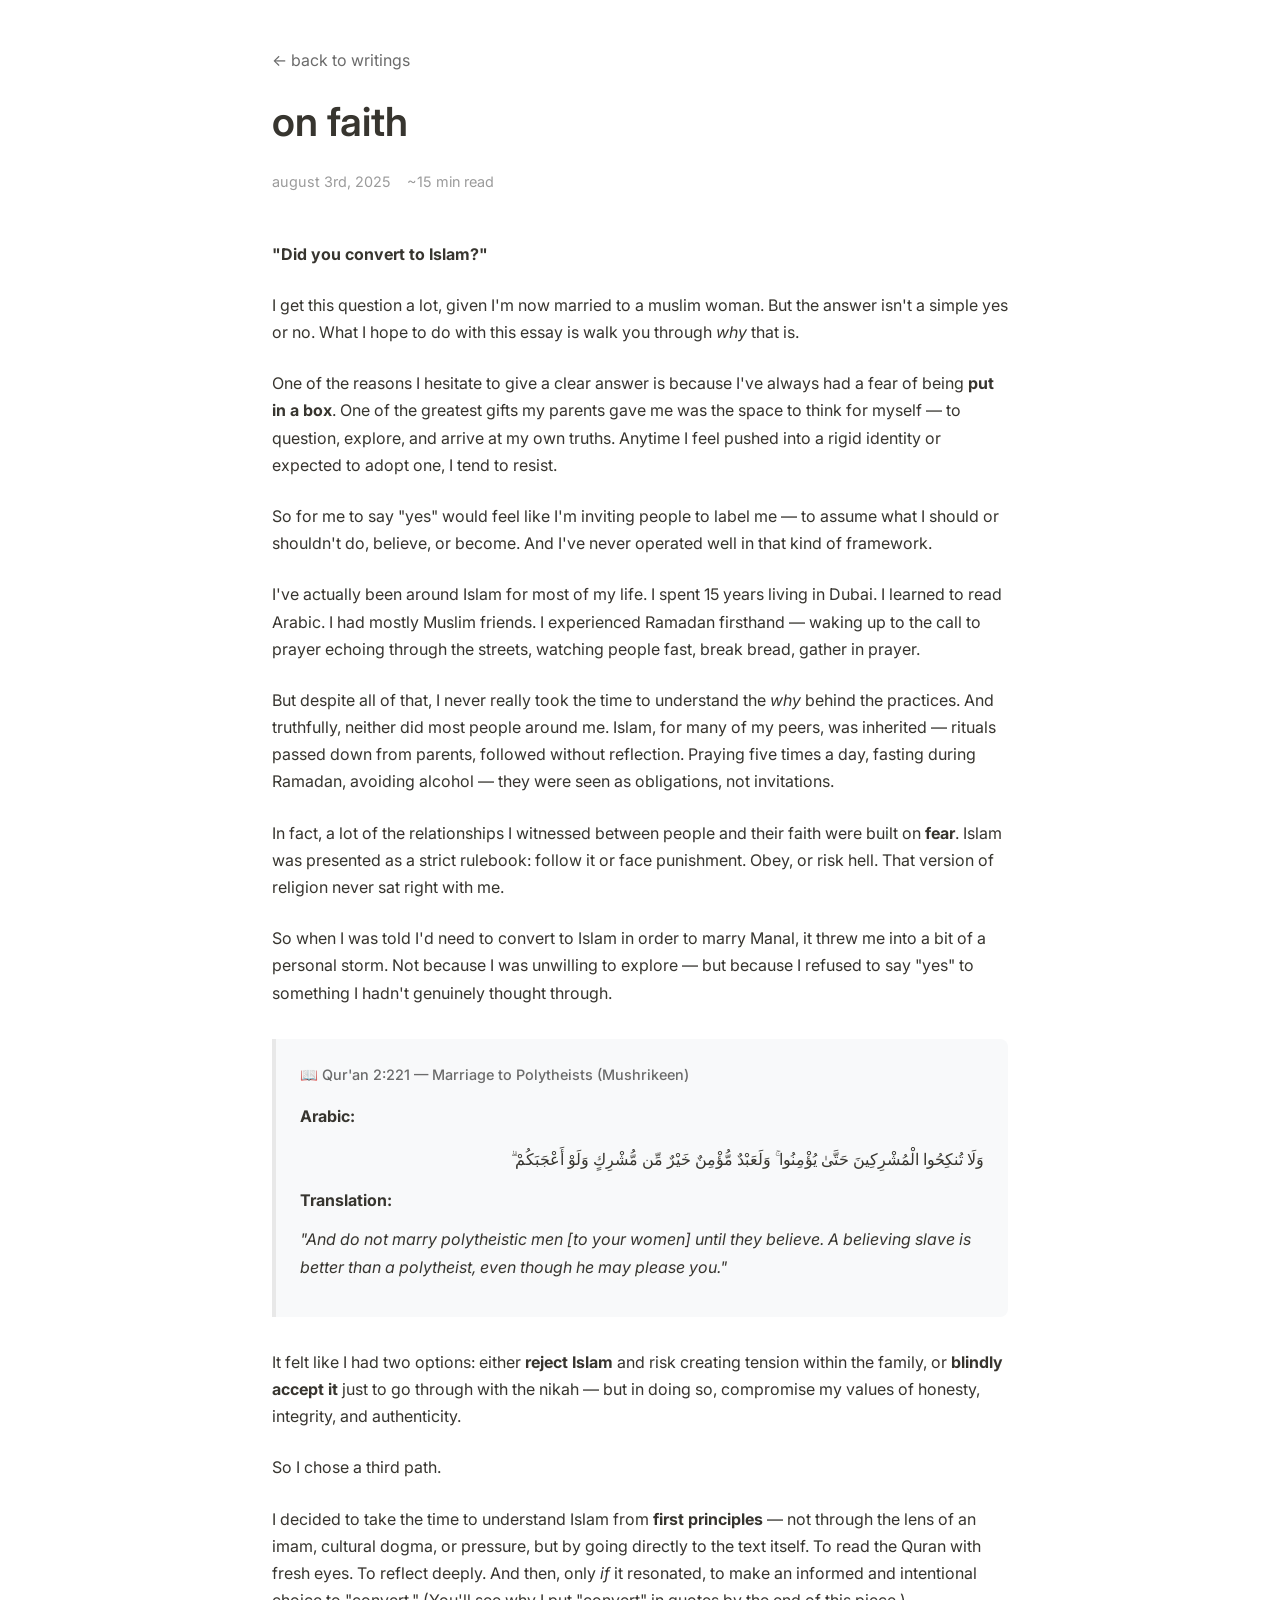
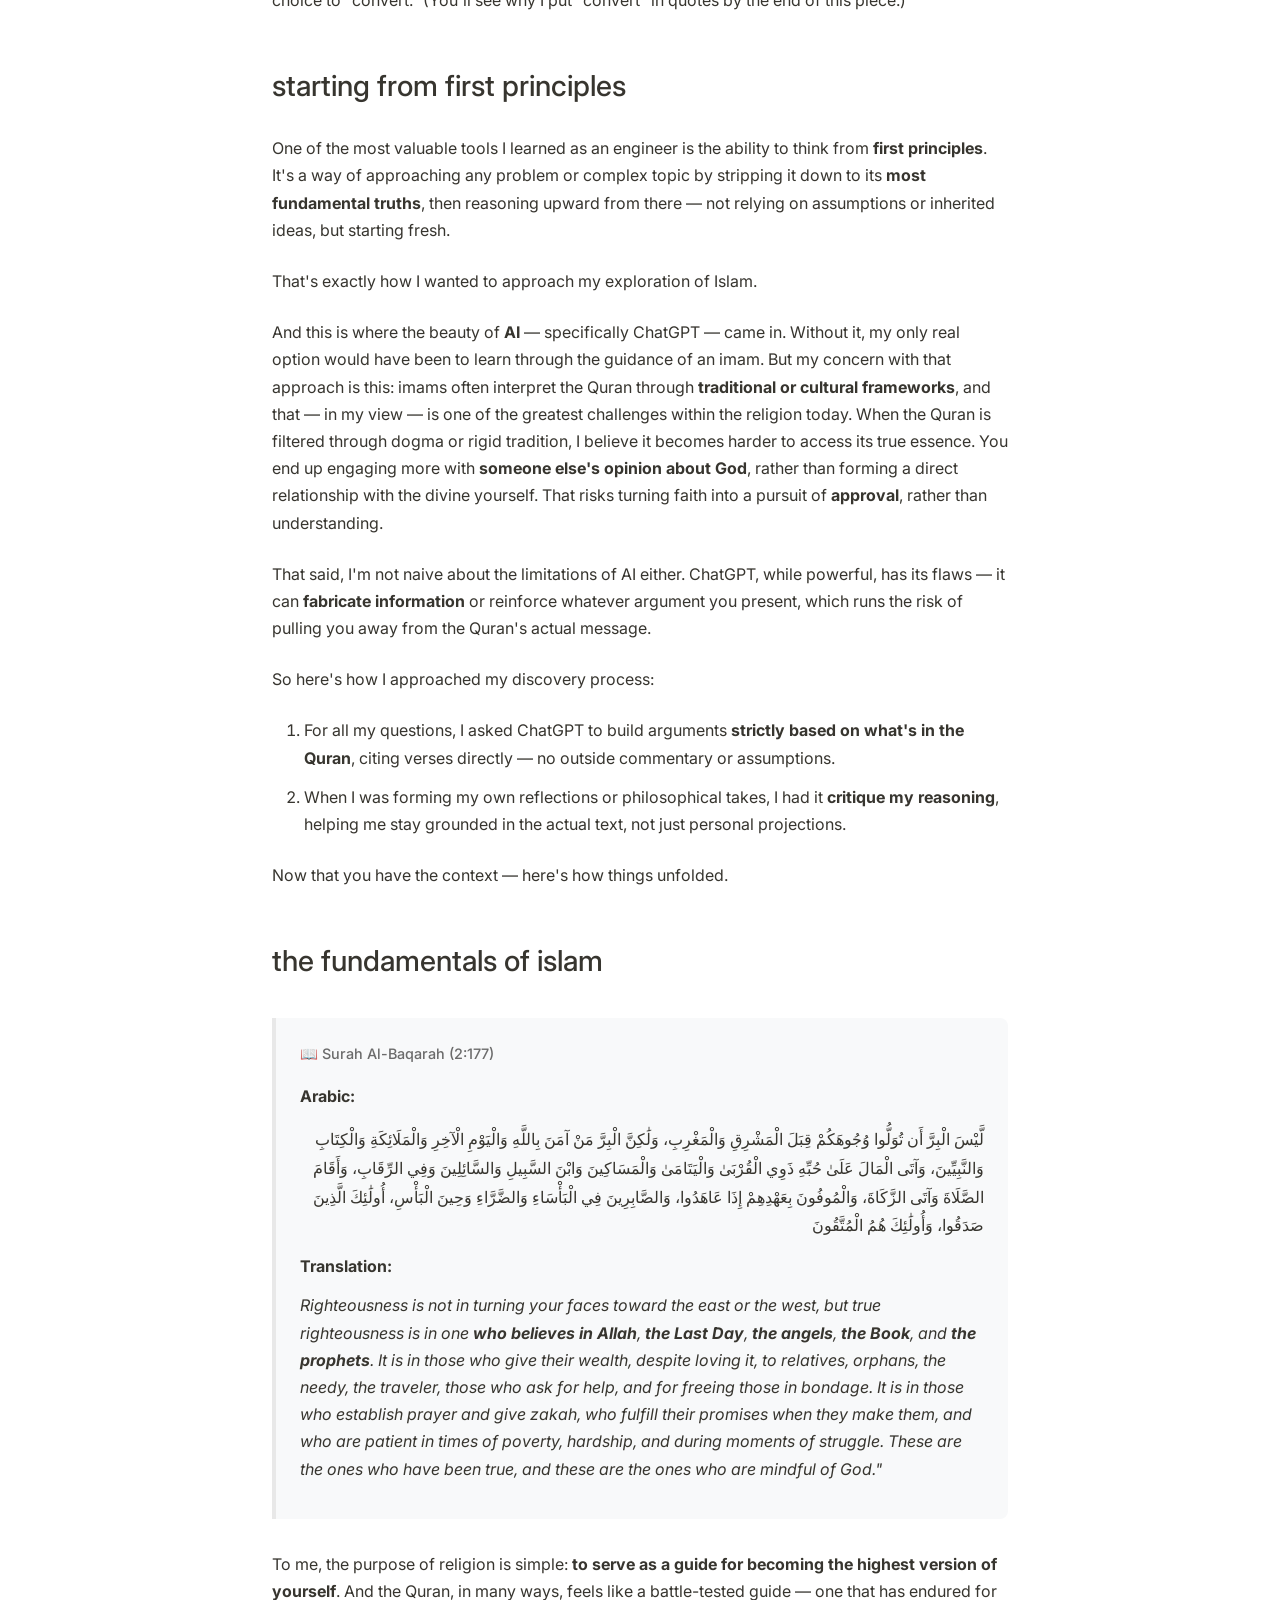
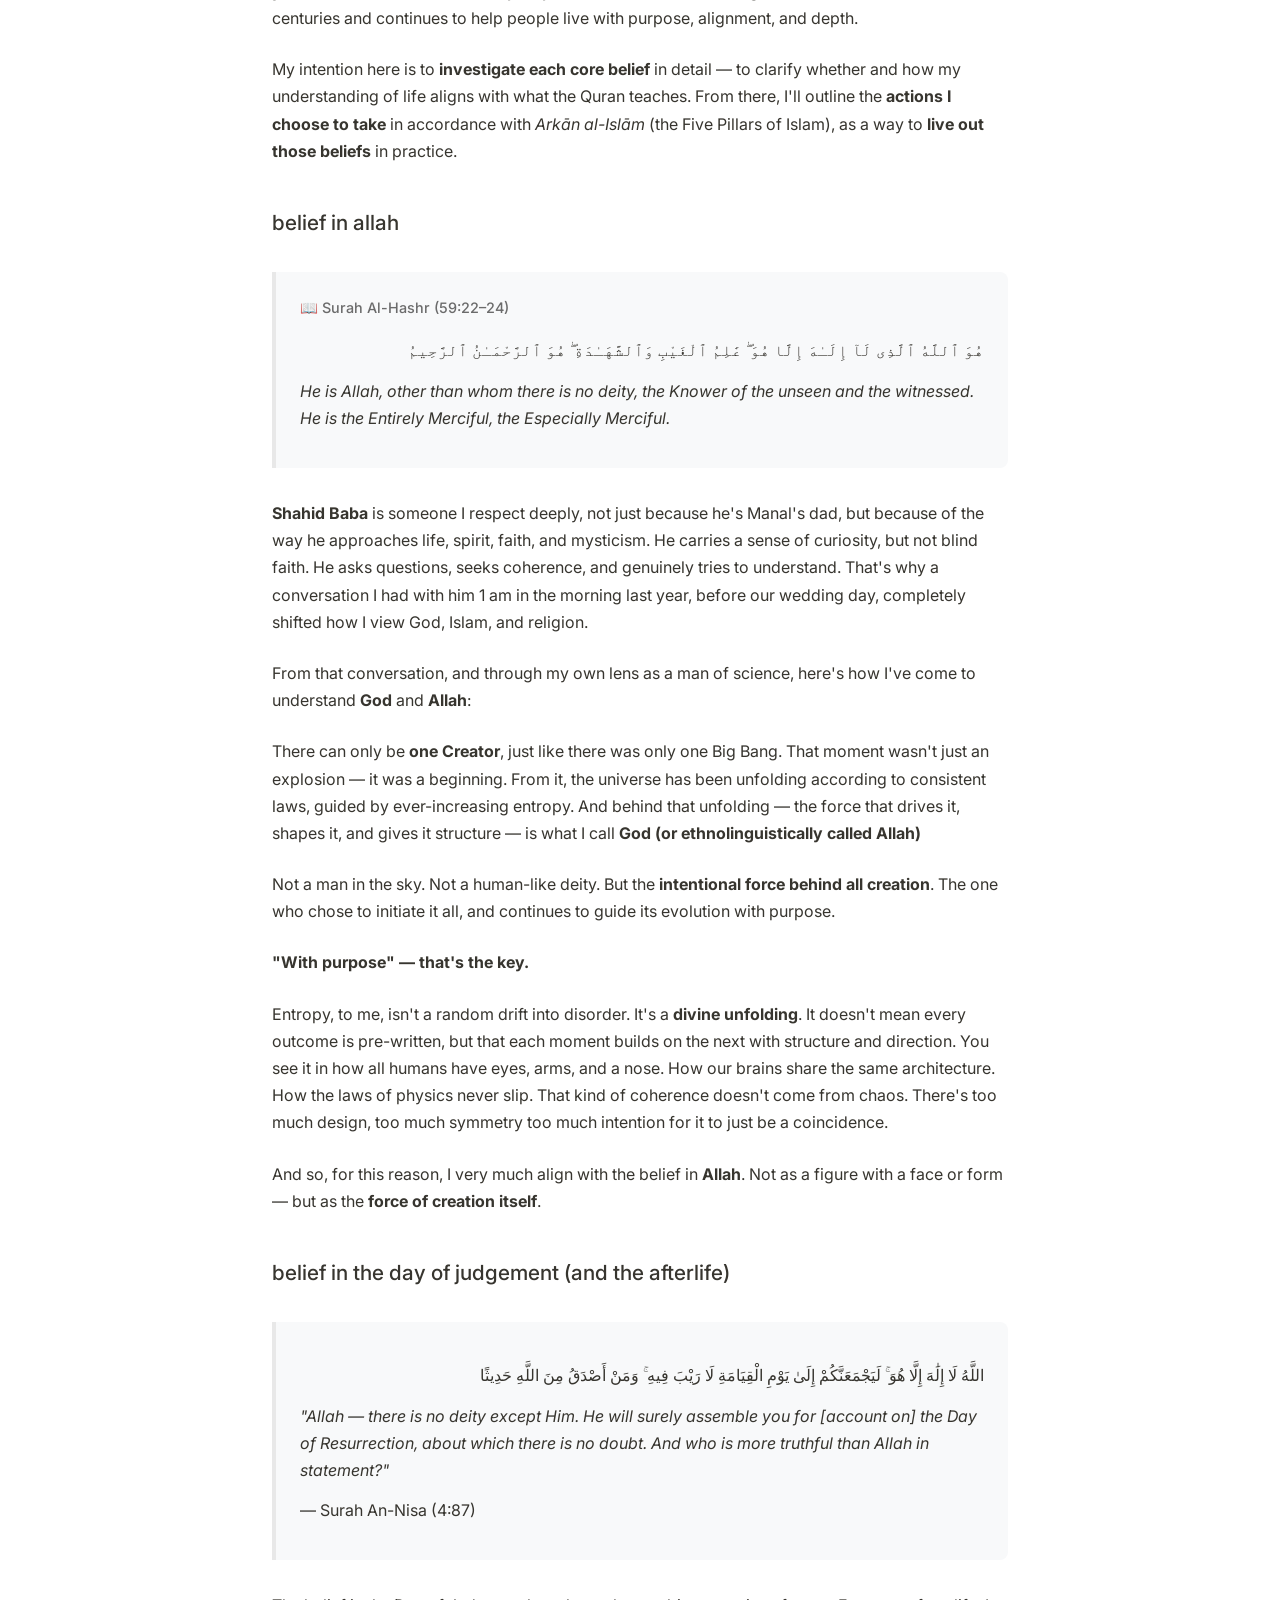
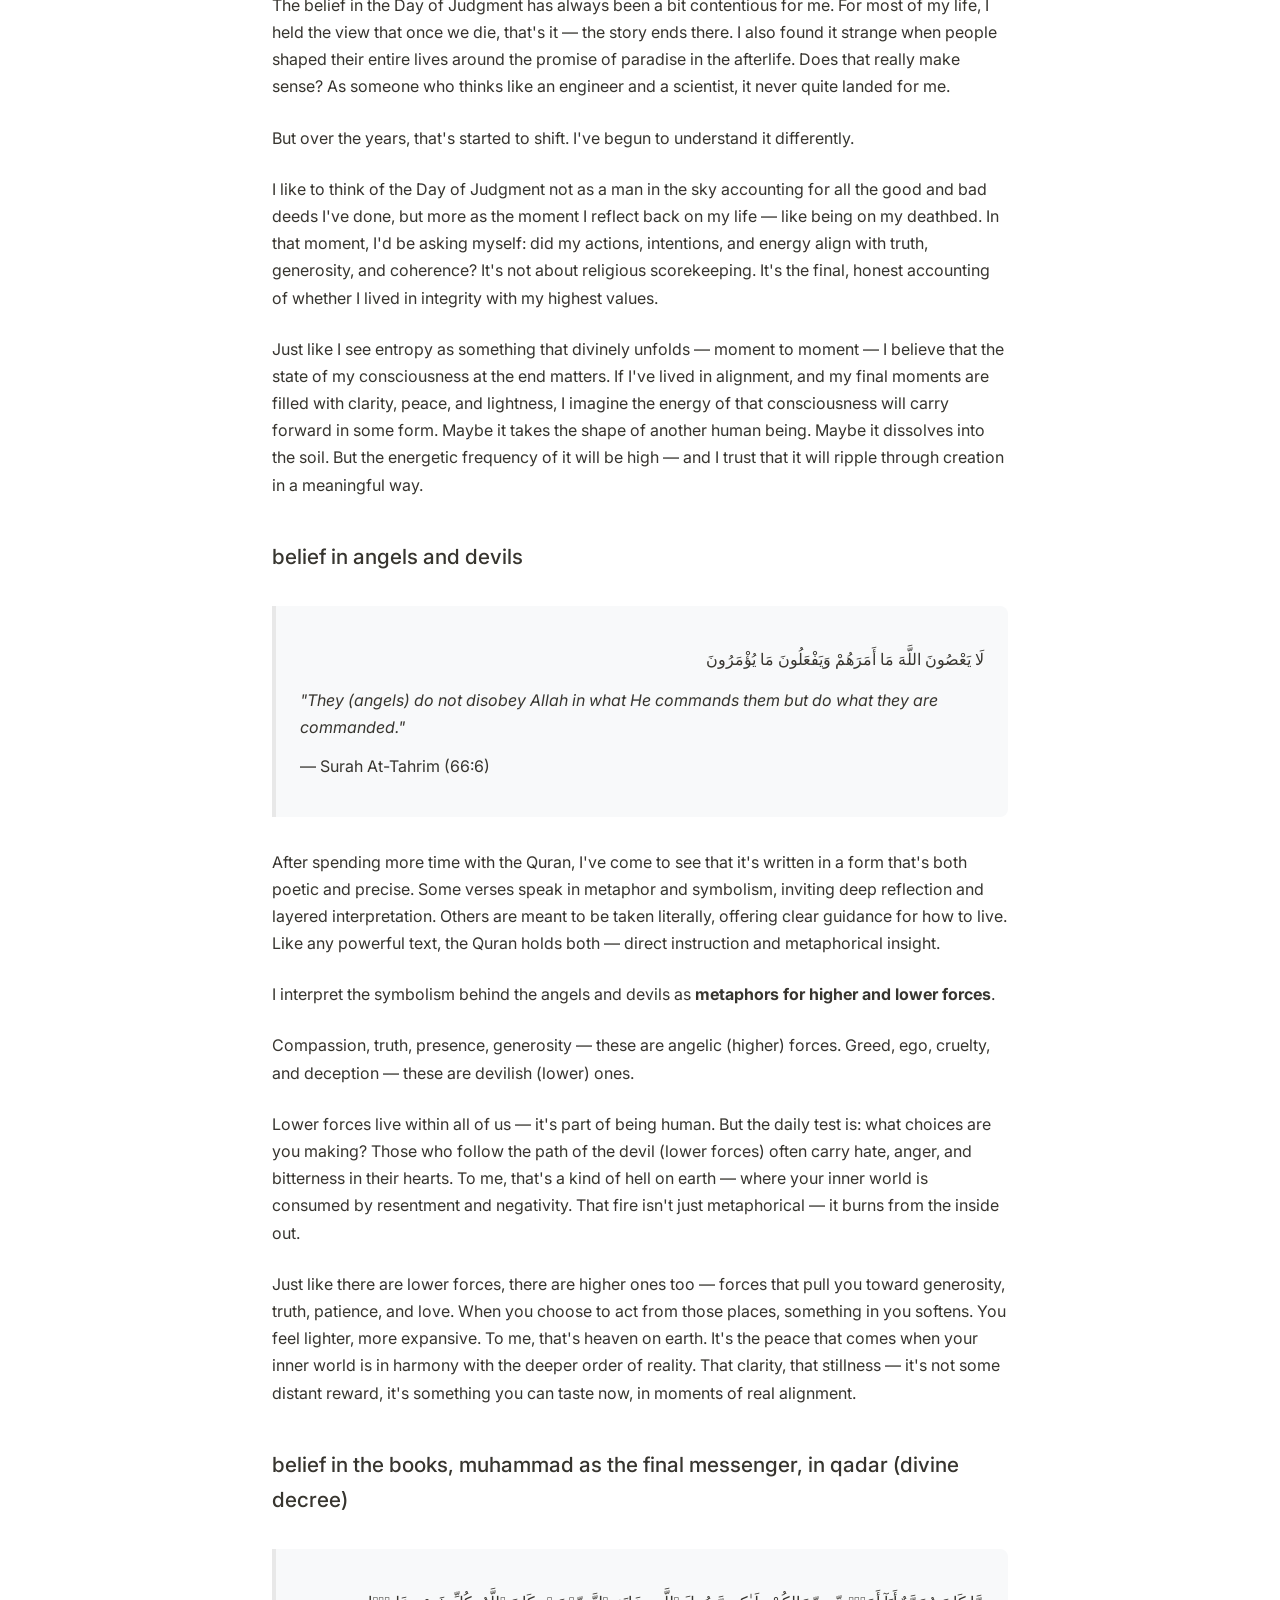
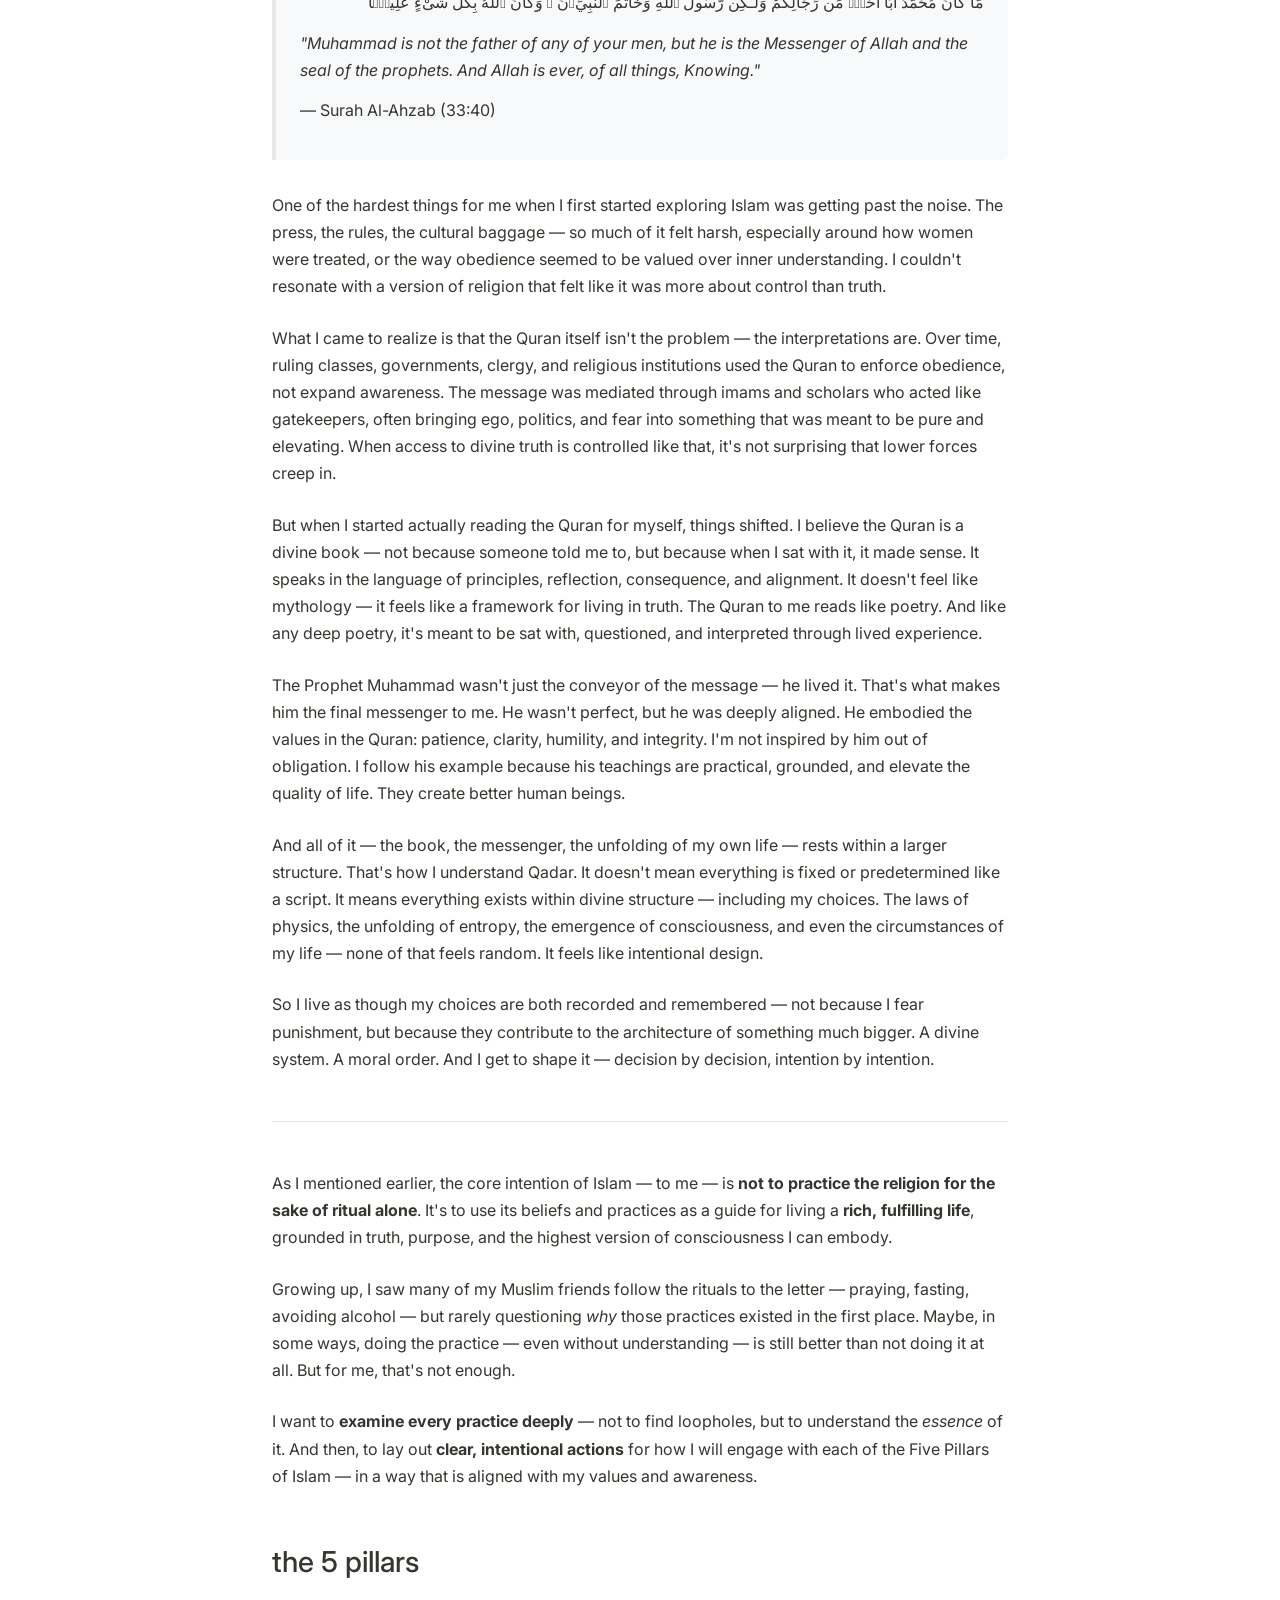
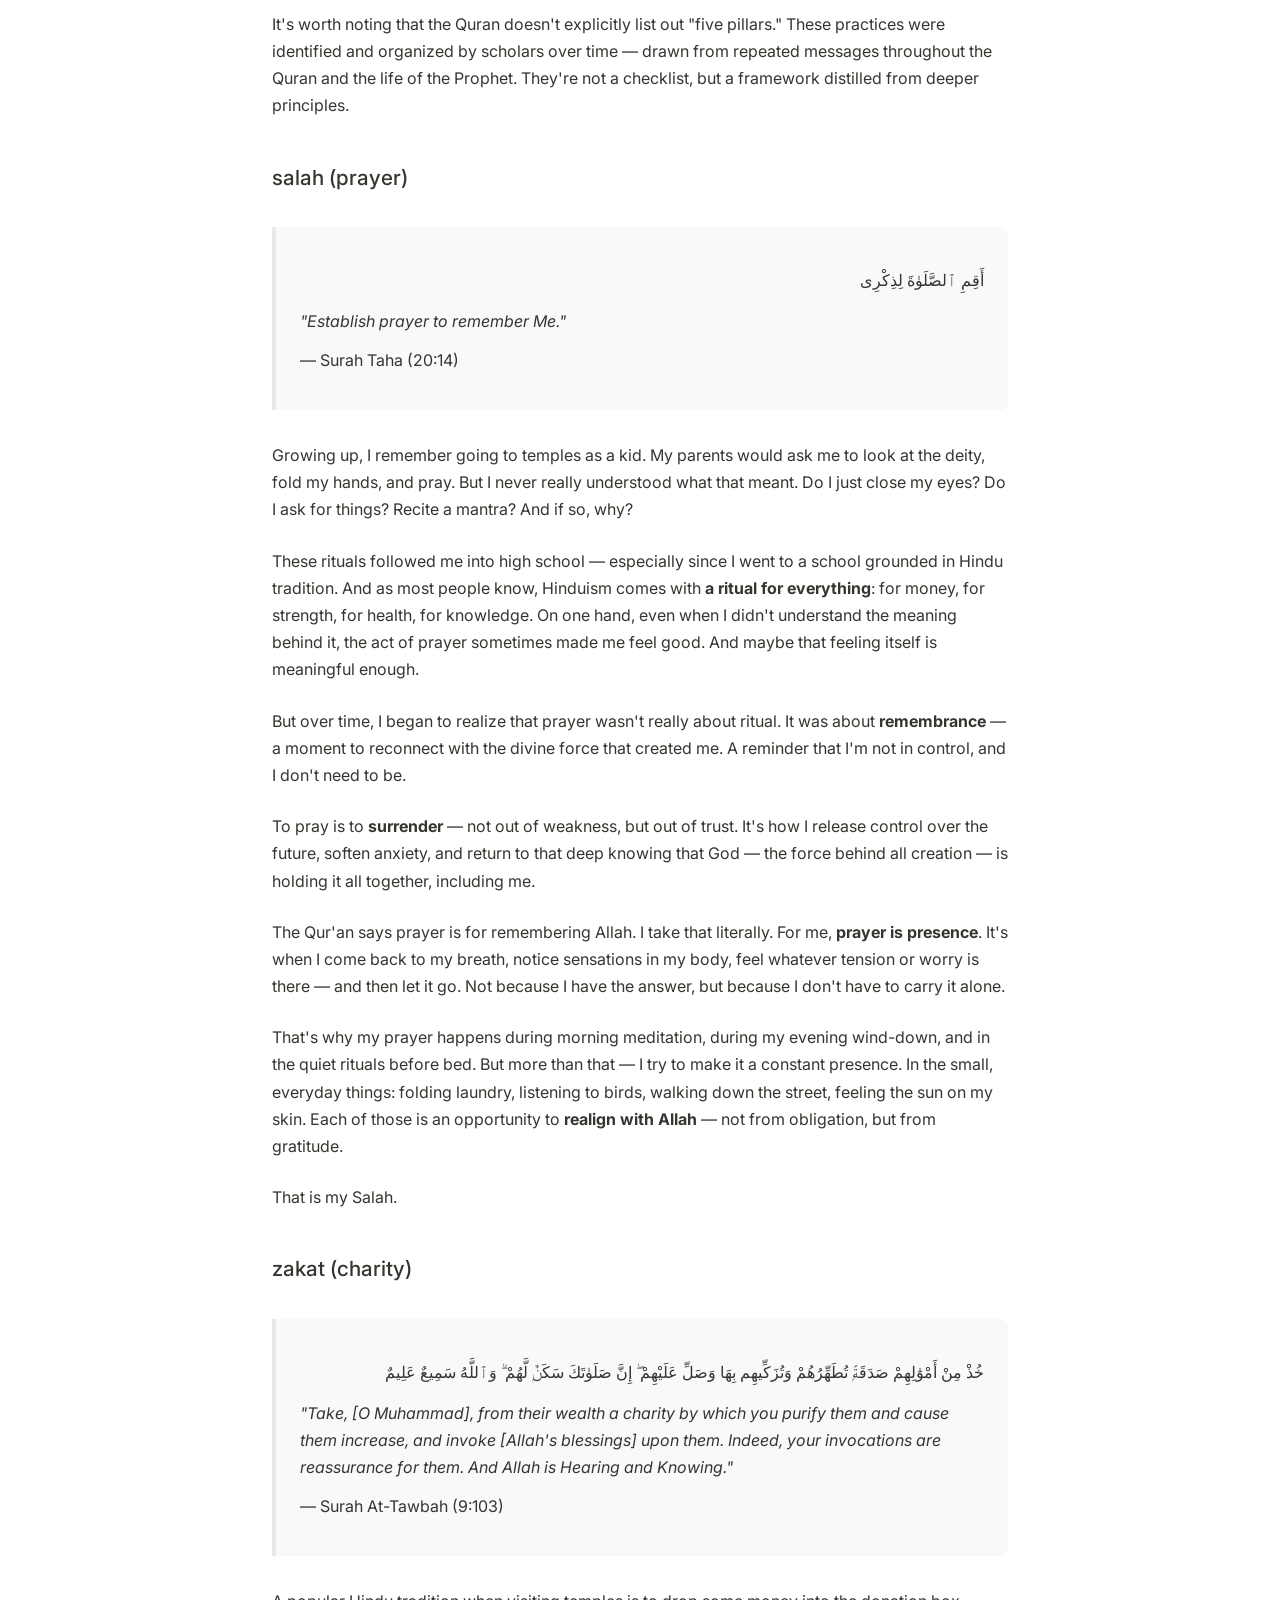
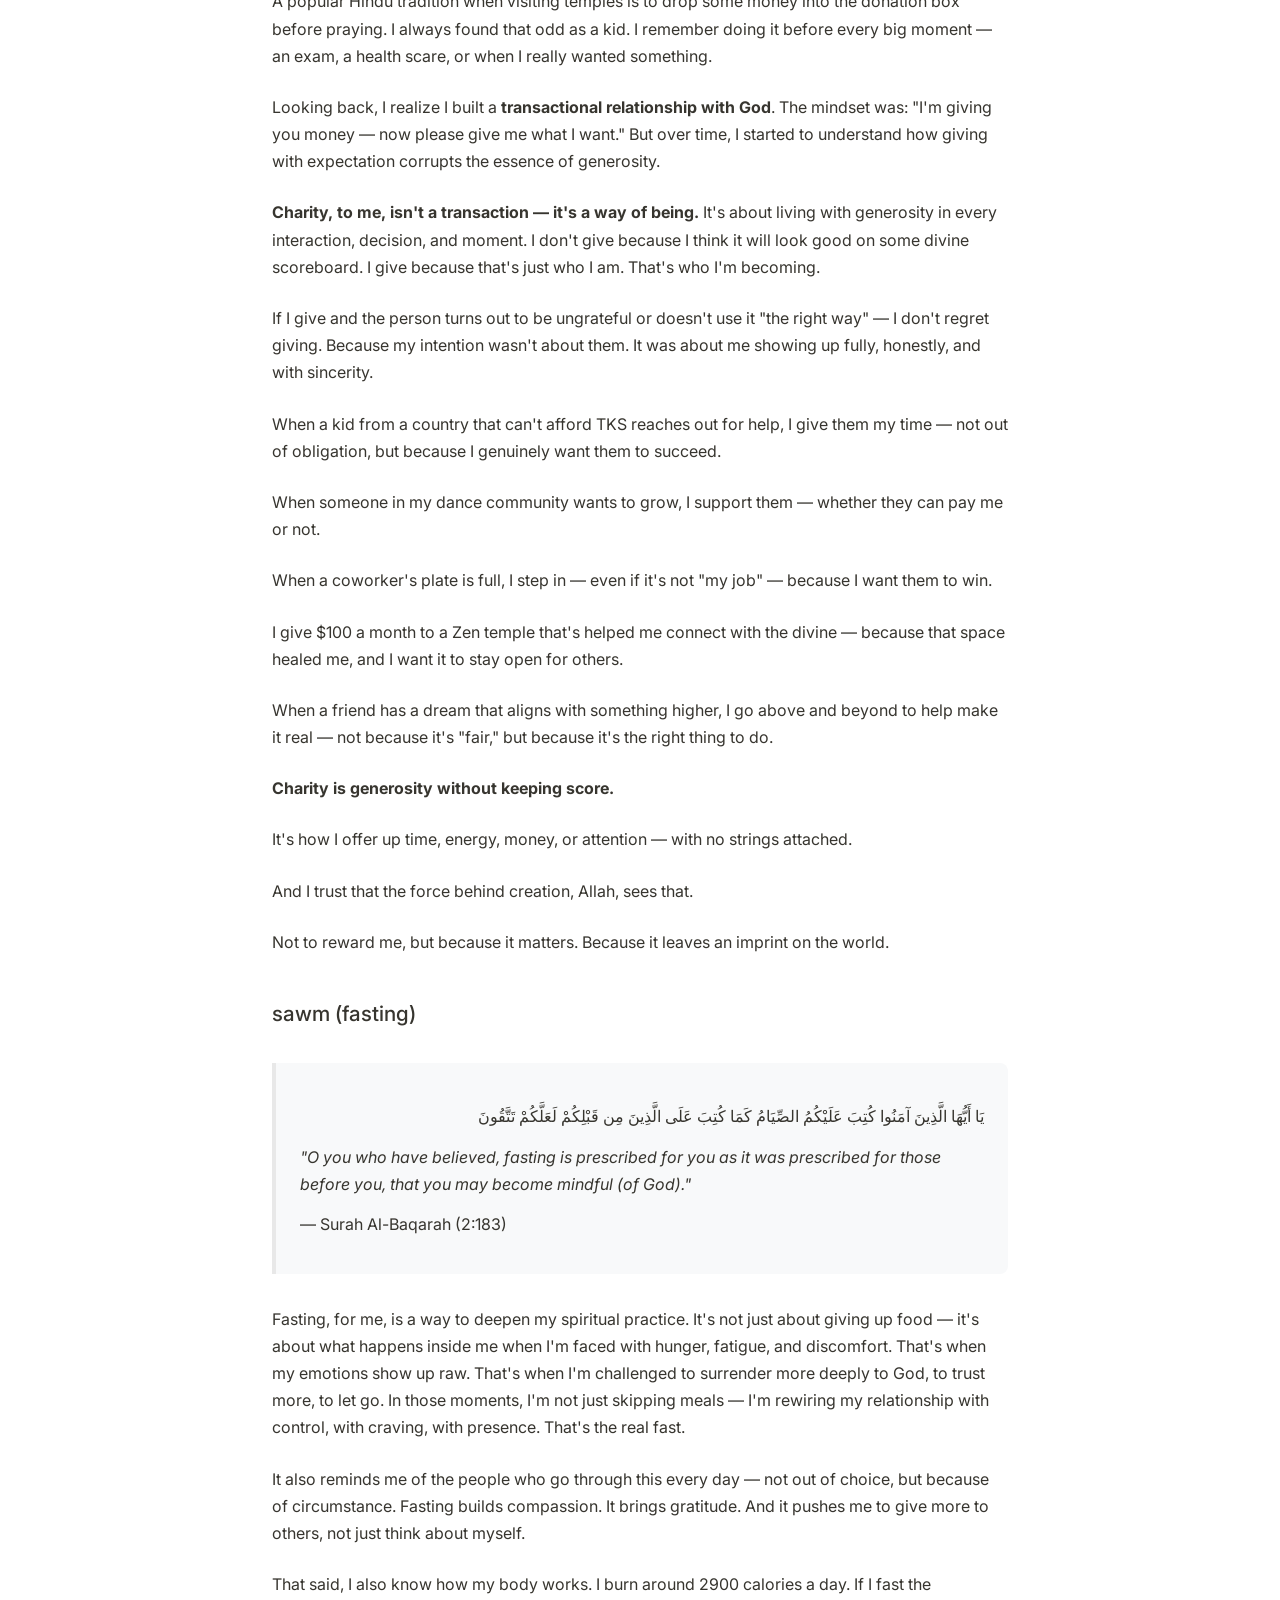
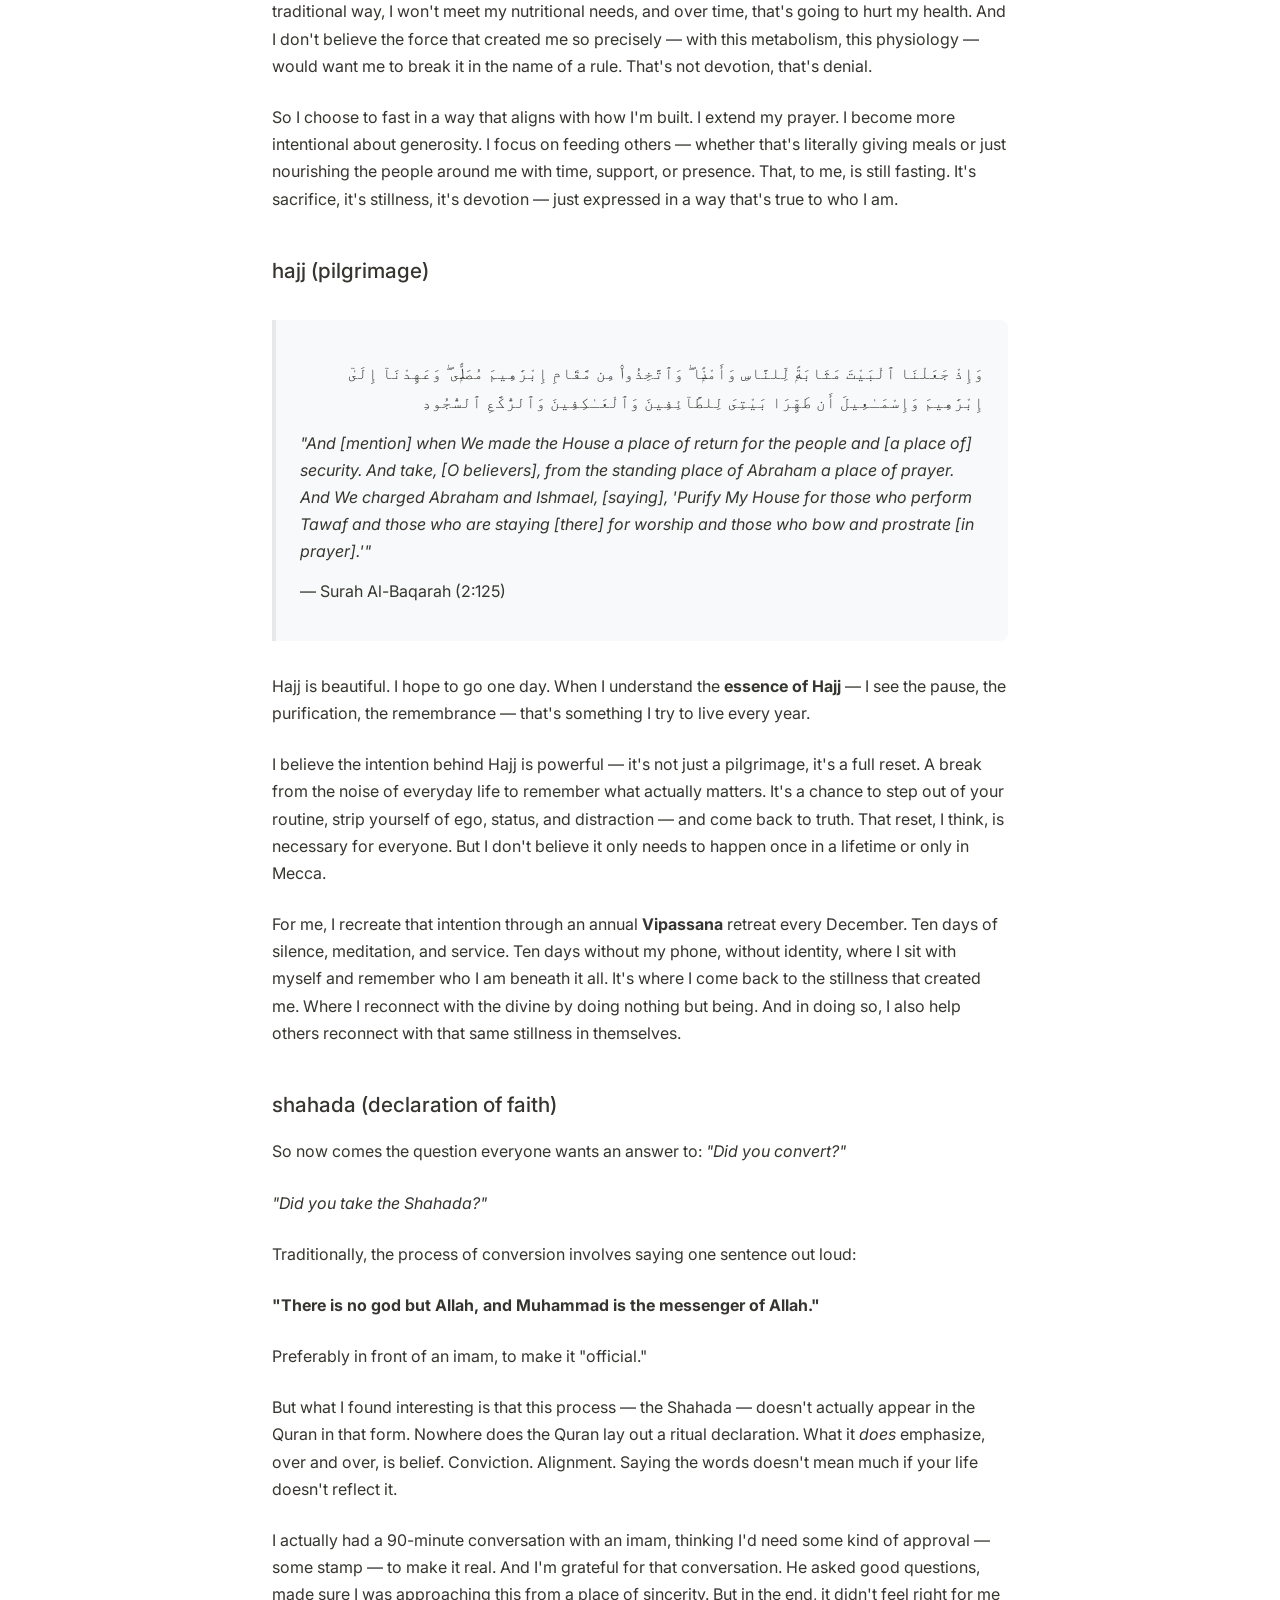
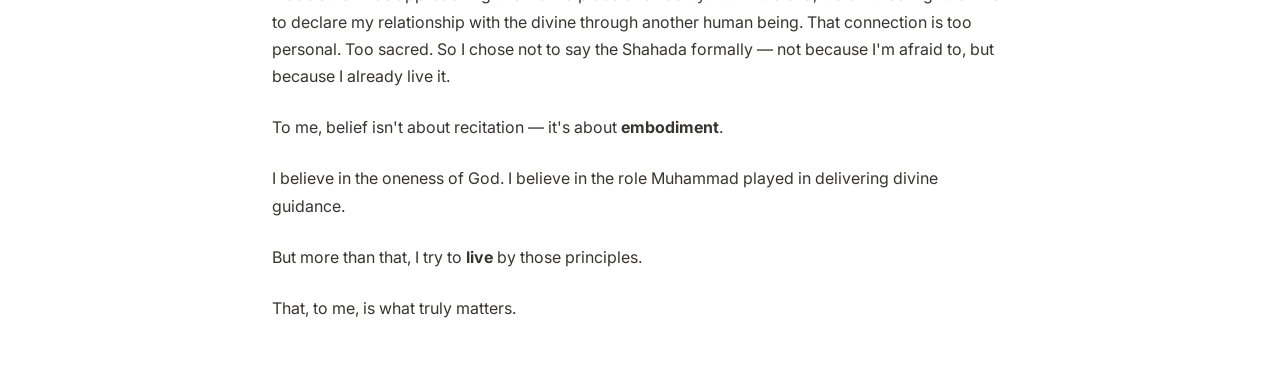
<file: website/on_faith.html>
<!DOCTYPE html>
<html lang="en">
<head>
    <meta charset="UTF-8">
    <meta name="viewport" content="width=device-width, initial-scale=1.0">
    <title>on faith - pranav</title>
    <link rel="stylesheet" href="styles.css">
    <link rel="preconnect" href="https://fonts.googleapis.com">
    <link rel="preconnect" href="https://fonts.gstatic.com" crossorigin>
    <link href="https://fonts.googleapis.com/css2?family=Inter:wght@300;400;500;600&display=swap" rel="stylesheet">
</head>
<body>
    <div class="container">
        <header class="essay-header">
            <a href="index.html" class="back-link">← back to writings</a>
            <h1>on faith</h1>
            <div class="essay-meta">
                <span class="date">august 3rd, 2025</span>
                <span class="reading-time">~15 min read</span>
            </div>
        </header>

        <main class="essay-content">
            <article>
                <p class="essay-intro">
                    <strong>"Did you convert to Islam?"</strong>
                </p>

                <p>I get this question a lot, given I'm now married to a muslim woman. But the answer isn't a simple yes or no. What I hope to do with this essay is walk you through <em>why</em> that is.</p>

                <p>One of the reasons I hesitate to give a clear answer is because I've always had a fear of being <strong>put in a box</strong>. One of the greatest gifts my parents gave me was the space to think for myself — to question, explore, and arrive at my own truths. Anytime I feel pushed into a rigid identity or expected to adopt one, I tend to resist.</p>

                <p>So for me to say "yes" would feel like I'm inviting people to label me — to assume what I should or shouldn't do, believe, or become. And I've never operated well in that kind of framework.</p>

                <p>I've actually been around Islam for most of my life. I spent 15 years living in Dubai. I learned to read Arabic. I had mostly Muslim friends. I experienced Ramadan firsthand — waking up to the call to prayer echoing through the streets, watching people fast, break bread, gather in prayer.</p>

                <p>But despite all of that, I never really took the time to understand the <em>why</em> behind the practices. And truthfully, neither did most people around me. Islam, for many of my peers, was inherited — rituals passed down from parents, followed without reflection. Praying five times a day, fasting during Ramadan, avoiding alcohol — they were seen as obligations, not invitations.</p>

                <p>In fact, a lot of the relationships I witnessed between people and their faith were built on <strong>fear</strong>. Islam was presented as a strict rulebook: follow it or face punishment. Obey, or risk hell. That version of religion never sat right with me.</p>

                <p>So when I was told I'd need to convert to Islam in order to marry Manal, it threw me into a bit of a personal storm. Not because I was unwilling to explore — but because I refused to say "yes" to something I hadn't genuinely thought through.</p>

                <div class="quote-block">
                    <h4>📖 Qur'an 2:221 — Marriage to Polytheists (Mushrikeen)</h4>
                    <blockquote>
                        <p><strong>Arabic:</strong></p>
                        <p class="arabic-text">وَلَا تُنكِحُوا الْمُشْرِكِينَ حَتَّىٰ يُؤْمِنُوا ۚ وَلَعَبْدٌ مُّؤْمِنٌ خَيْرٌ مِّن مُّشْرِكٍ وَلَوْ أَعْجَبَكُمْ ۗ</p>
                        <p><strong>Translation:</strong></p>
                        <p><em>"And do not marry polytheistic men [to your women] until they believe. A believing slave is better than a polytheist, even though he may please you."</em></p>
                    </blockquote>
                </div>

                <p>It felt like I had two options: either <strong>reject Islam</strong> and risk creating tension within the family, or <strong>blindly accept it</strong> just to go through with the nikah — but in doing so, compromise my values of honesty, integrity, and authenticity.</p>

                <p>So I chose a third path.</p>

                <p>I decided to take the time to understand Islam from <strong>first principles</strong> — not through the lens of an imam, cultural dogma, or pressure, but by going directly to the text itself. To read the Quran with fresh eyes. To reflect deeply. And then, only <em>if</em> it resonated, to make an informed and intentional choice to "convert." (You'll see why I put "convert" in quotes by the end of this piece.)</p>

                <h2>Starting from first principles</h2>

                <p>One of the most valuable tools I learned as an engineer is the ability to think from <strong>first principles</strong>. It's a way of approaching any problem or complex topic by stripping it down to its <strong>most fundamental truths</strong>, then reasoning upward from there — not relying on assumptions or inherited ideas, but starting fresh.</p>

                <p>That's exactly how I wanted to approach my exploration of Islam.</p>

                <p>And this is where the beauty of <strong>AI</strong> — specifically ChatGPT — came in. Without it, my only real option would have been to learn through the guidance of an imam. But my concern with that approach is this: imams often interpret the Quran through <strong>traditional or cultural frameworks</strong>, and that — in my view — is one of the greatest challenges within the religion today. When the Quran is filtered through dogma or rigid tradition, I believe it becomes harder to access its true essence. You end up engaging more with <strong>someone else's opinion about God</strong>, rather than forming a direct relationship with the divine yourself. That risks turning faith into a pursuit of <strong>approval</strong>, rather than understanding.</p>

                <p>That said, I'm not naive about the limitations of AI either. ChatGPT, while powerful, has its flaws — it can <strong>fabricate information</strong> or reinforce whatever argument you present, which runs the risk of pulling you away from the Quran's actual message.</p>

                <p>So here's how I approached my discovery process:</p>

                <ol>
                    <li>For all my questions, I asked ChatGPT to build arguments <strong>strictly based on what's in the Quran</strong>, citing verses directly — no outside commentary or assumptions.</li>
                    <li>When I was forming my own reflections or philosophical takes, I had it <strong>critique my reasoning</strong>, helping me stay grounded in the actual text, not just personal projections.</li>
                </ol>

                <p>Now that you have the context — here's how things unfolded.</p>

                <h2>The fundamentals of Islam</h2>

                <div class="quote-block">
                    <h4>📖 Surah Al-Baqarah (2:177)</h4>
                    <blockquote>
                        <p><strong>Arabic:</strong></p>
                        <p class="arabic-text">لَّيْسَ الْبِرَّ أَن تُوَلُّوا وُجُوهَكُمْ قِبَلَ الْمَشْرِقِ وَالْمَغْرِبِ، وَلَٰكِنَّ الْبِرَّ مَنْ آمَنَ بِاللَّهِ وَالْيَوْمِ الْآخِرِ وَالْمَلَائِكَةِ وَالْكِتَابِ وَالنَّبِيِّينَ، وَآتَى الْمَالَ عَلَىٰ حُبِّهِ ذَوِي الْقُرْبَىٰ وَالْيَتَامَىٰ وَالْمَسَاكِينَ وَابْنَ السَّبِيلِ وَالسَّائِلِينَ وَفِي الرِّقَابِ، وَأَقَامَ الصَّلَاةَ وَآتَى الزَّكَاةَ، وَالْمُوفُونَ بِعَهْدِهِمْ إِذَا عَاهَدُوا، وَالصَّابِرِينَ فِي الْبَأْسَاءِ وَالضَّرَّاءِ وَحِينَ الْبَأْسِ، أُولَٰئِكَ الَّذِينَ صَدَقُوا، وَأُولَٰئِكَ هُمُ الْمُتَّقُونَ</p>
                        <p><strong>Translation:</strong></p>
                        <p><em>Righteousness is not in turning your faces toward the east or the west, but true righteousness is in one <strong>who believes in Allah</strong>, <strong>the Last Day</strong>, <strong>the angels</strong>, <strong>the Book</strong>, and <strong>the prophets</strong>. It is in those who give their wealth, despite loving it, to relatives, orphans, the needy, the traveler, those who ask for help, and for freeing those in bondage. It is in those who establish prayer and give zakah, who fulfill their promises when they make them, and who are patient in times of poverty, hardship, and during moments of struggle. These are the ones who have been true, and these are the ones who are mindful of God."</em></p>
                    </blockquote>
                </div>

                <p>To me, the purpose of religion is simple: <strong>to serve as a guide for becoming the highest version of yourself</strong>. And the Quran, in many ways, feels like a battle-tested guide — one that has endured for centuries and continues to help people live with purpose, alignment, and depth.</p>

                <p>My intention here is to <strong>investigate each core belief</strong> in detail — to clarify whether and how my understanding of life aligns with what the Quran teaches. From there, I'll outline the <strong>actions I choose to take</strong> in accordance with <em>Arkān al-Islām</em> (the Five Pillars of Islam), as a way to <strong>live out those beliefs</strong> in practice.</p>

                <h3>Belief in Allah</h3>

                <div class="quote-block">
                    <h4>📖 Surah Al-Hashr (59:22–24)</h4>
                    <blockquote>
                        <p class="arabic-text">هُوَ ٱللَّهُ ٱلَّذِى لَآ إِلَـٰهَ إِلَّا هُوَ ۖ عَٰلِمُ ٱلْغَيْبِ وَٱلشَّهَـٰدَةِ ۖ هُوَ ٱلرَّحْمَـٰنُ ٱلرَّحِيمُ</p>
                        <p><em>He is Allah, other than whom there is no deity, the Knower of the unseen and the witnessed. He is the Entirely Merciful, the Especially Merciful.</em></p>
                    </blockquote>
                </div>

                <p><strong>Shahid Baba</strong> is someone I respect deeply, not just because he's Manal's dad, but because of the way he approaches life, spirit, faith, and mysticism. He carries a sense of curiosity, but not blind faith. He asks questions, seeks coherence, and genuinely tries to understand. That's why a conversation I had with him 1 am in the morning last year, before our wedding day, completely shifted how I view God, Islam, and religion.</p>

                <p>From that conversation, and through my own lens as a man of science, here's how I've come to understand <strong>God</strong> and <strong>Allah</strong>:</p>

                <p>There can only be <strong>one Creator</strong>, just like there was only one Big Bang. That moment wasn't just an explosion — it was a beginning. From it, the universe has been unfolding according to consistent laws, guided by ever-increasing entropy. And behind that unfolding — the force that drives it, shapes it, and gives it structure — is what I call <strong>God (or ethnolinguistically called Allah)</strong></p>

                <p>Not a man in the sky. Not a human-like deity. But the <strong>intentional force behind all creation</strong>. The one who chose to initiate it all, and continues to guide its evolution with purpose.</p>

                <p><strong>"With purpose" — that's the key.</strong></p>

                <p>Entropy, to me, isn't a random drift into disorder. It's a <strong>divine unfolding</strong>. It doesn't mean every outcome is pre-written, but that each moment builds on the next with structure and direction. You see it in how all humans have eyes, arms, and a nose. How our brains share the same architecture. How the laws of physics never slip. That kind of coherence doesn't come from chaos. There's too much design, too much symmetry too much intention for it to just be a coincidence.</p>

                <p>And so, for this reason, I very much align with the belief in <strong>Allah</strong>. Not as a figure with a face or form — but as the <strong>force of creation itself</strong>.</p>

                <h3>Belief in the Day of Judgement (and the afterlife)</h3>

                <div class="quote-block">
                    <blockquote>
                        <p class="arabic-text">اللَّهُ لَا إِلَٰهَ إِلَّا هُوَ ۚ لَيَجْمَعَنَّكُمْ إِلَىٰ يَوْمِ الْقِيَامَةِ لَا رَيْبَ فِيهِ ۚ وَمَنْ أَصْدَقُ مِنَ اللَّهِ حَدِيثًا</p>
                        <p><em>"Allah — there is no deity except Him. He will surely assemble you for [account on] the Day of Resurrection, about which there is no doubt. And who is more truthful than Allah in statement?"</em></p>
                        <p>— Surah An-Nisa (4:87)</p>
                    </blockquote>
                </div>

                <p>The belief in the Day of Judgment has always been a bit contentious for me. For most of my life, I held the view that once we die, that's it — the story ends there. I also found it strange when people shaped their entire lives around the promise of paradise in the afterlife. Does that really make sense? As someone who thinks like an engineer and a scientist, it never quite landed for me.</p>

                <p>But over the years, that's started to shift. I've begun to understand it differently.</p>

                <p>I like to think of the Day of Judgment not as a man in the sky accounting for all the good and bad deeds I've done, but more as the moment I reflect back on my life — like being on my deathbed. In that moment, I'd be asking myself: did my actions, intentions, and energy align with truth, generosity, and coherence? It's not about religious scorekeeping. It's the final, honest accounting of whether I lived in integrity with my highest values.</p>

                <p>Just like I see entropy as something that divinely unfolds — moment to moment — I believe that the state of my consciousness at the end matters. If I've lived in alignment, and my final moments are filled with clarity, peace, and lightness, I imagine the energy of that consciousness will carry forward in some form. Maybe it takes the shape of another human being. Maybe it dissolves into the soil. But the energetic frequency of it will be high — and I trust that it will ripple through creation in a meaningful way.</p>

                <h3>Belief in Angels and Devils</h3>

                <div class="quote-block">
                    <blockquote>
                        <p class="arabic-text">لَا يَعْصُونَ اللَّهَ مَا أَمَرَهُمْ وَيَفْعَلُونَ مَا يُؤْمَرُونَ</p>
                        <p><em>"They (angels) do not disobey Allah in what He commands them but do what they are commanded."</em></p>
                        <p>— Surah At-Tahrim (66:6)</p>
                    </blockquote>
                </div>

                <p>After spending more time with the Quran, I've come to see that it's written in a form that's both poetic and precise. Some verses speak in metaphor and symbolism, inviting deep reflection and layered interpretation. Others are meant to be taken literally, offering clear guidance for how to live. Like any powerful text, the Quran holds both — direct instruction and metaphorical insight.</p>

                <p>I interpret the symbolism behind the angels and devils as <strong>metaphors for higher and lower forces</strong>.</p>

                <p>Compassion, truth, presence, generosity — these are angelic (higher) forces. Greed, ego, cruelty, and deception — these are devilish (lower) ones.</p>

                <p>Lower forces live within all of us — it's part of being human. But the daily test is: what choices are you making? Those who follow the path of the devil (lower forces) often carry hate, anger, and bitterness in their hearts. To me, that's a kind of hell on earth — where your inner world is consumed by resentment and negativity. That fire isn't just metaphorical — it burns from the inside out.</p>

                <p>Just like there are lower forces, there are higher ones too — forces that pull you toward generosity, truth, patience, and love. When you choose to act from those places, something in you softens. You feel lighter, more expansive. To me, that's heaven on earth. It's the peace that comes when your inner world is in harmony with the deeper order of reality. That clarity, that stillness — it's not some distant reward, it's something you can taste now, in moments of real alignment.</p>

                <h3>Belief in the Books, Muhammad as the final messenger, in Qadar (Divine Decree)</h3>

                <div class="quote-block">
                    <blockquote>
                        <p class="arabic-text">مَّا كَانَ مُحَمَّدٌ أَبَآ أَحَدٍۢ مِّن رِّجَالِكُمْ وَلَـٰكِن رَّسُولَ ٱللَّهِ وَخَاتَمَ ٱلنَّبِيِّۦنَ ۗ وَكَانَ ٱللَّهُ بِكُلِّ شَىْءٍ عَلِيمًۭا</p>
                        <p><em>"Muhammad is not the father of any of your men, but he is the Messenger of Allah and the seal of the prophets. And Allah is ever, of all things, Knowing."</em></p>
                        <p>— Surah Al-Ahzab (33:40)</p>
                    </blockquote>
                </div>

                <p>One of the hardest things for me when I first started exploring Islam was getting past the noise. The press, the rules, the cultural baggage — so much of it felt harsh, especially around how women were treated, or the way obedience seemed to be valued over inner understanding. I couldn't resonate with a version of religion that felt like it was more about control than truth.</p>

                <p>What I came to realize is that the Quran itself isn't the problem — the interpretations are. Over time, ruling classes, governments, clergy, and religious institutions used the Quran to enforce obedience, not expand awareness. The message was mediated through imams and scholars who acted like gatekeepers, often bringing ego, politics, and fear into something that was meant to be pure and elevating. When access to divine truth is controlled like that, it's not surprising that lower forces creep in.</p>

                <p>But when I started actually reading the Quran for myself, things shifted. I believe the Quran is a divine book — not because someone told me to, but because when I sat with it, it made sense. It speaks in the language of principles, reflection, consequence, and alignment. It doesn't feel like mythology — it feels like a framework for living in truth. The Quran to me reads like poetry. And like any deep poetry, it's meant to be sat with, questioned, and interpreted through lived experience.</p>

                <p>The Prophet Muhammad wasn't just the conveyor of the message — he lived it. That's what makes him the final messenger to me. He wasn't perfect, but he was deeply aligned. He embodied the values in the Quran: patience, clarity, humility, and integrity. I'm not inspired by him out of obligation. I follow his example because his teachings are practical, grounded, and elevate the quality of life. They create better human beings.</p>

                <p>And all of it — the book, the messenger, the unfolding of my own life — rests within a larger structure. That's how I understand Qadar. It doesn't mean everything is fixed or predetermined like a script. It means everything exists within divine structure — including my choices. The laws of physics, the unfolding of entropy, the emergence of consciousness, and even the circumstances of my life — none of that feels random. It feels like intentional design.</p>

                <p>So I live as though my choices are both recorded and remembered — not because I fear punishment, but because they contribute to the architecture of something much bigger. A divine system. A moral order. And I get to shape it — decision by decision, intention by intention.</p>

                <hr>

                <p>As I mentioned earlier, the core intention of Islam — to me — is <strong>not to practice the religion for the sake of ritual alone</strong>. It's to use its beliefs and practices as a guide for living a <strong>rich, fulfilling life</strong>, grounded in truth, purpose, and the highest version of consciousness I can embody.</p>

                <p>Growing up, I saw many of my Muslim friends follow the rituals to the letter — praying, fasting, avoiding alcohol — but rarely questioning <em>why</em> those practices existed in the first place. Maybe, in some ways, doing the practice — even without understanding — is still better than not doing it at all. But for me, that's not enough.</p>

                <p>I want to <strong>examine every practice deeply</strong> — not to find loopholes, but to understand the <em>essence</em> of it. And then, to lay out <strong>clear, intentional actions</strong> for how I will engage with each of the Five Pillars of Islam — in a way that is aligned with my values and awareness.</p>

                <h2>The 5 Pillars</h2>

                <p>It's worth noting that the Quran doesn't explicitly list out "five pillars." These practices were identified and organized by scholars over time — drawn from repeated messages throughout the Quran and the life of the Prophet. They're not a checklist, but a framework distilled from deeper principles.</p>

                <h3>Salah (Prayer)</h3>

                <div class="quote-block">
                    <blockquote>
                        <p class="arabic-text">أَقِمِ ٱلصَّلَوٰةَ لِذِكْرِى</p>
                        <p><em>"Establish prayer to remember Me."</em></p>
                        <p>— Surah Taha (20:14)</p>
                    </blockquote>
                </div>

                <p>Growing up, I remember going to temples as a kid. My parents would ask me to look at the deity, fold my hands, and pray. But I never really understood what that meant. Do I just close my eyes? Do I ask for things? Recite a mantra? And if so, why?</p>

                <p>These rituals followed me into high school — especially since I went to a school grounded in Hindu tradition. And as most people know, Hinduism comes with <strong>a ritual for everything</strong>: for money, for strength, for health, for knowledge. On one hand, even when I didn't understand the meaning behind it, the act of prayer sometimes made me feel good. And maybe that feeling itself is meaningful enough.</p>

                <p>But over time, I began to realize that prayer wasn't really about ritual. It was about <strong>remembrance</strong> — a moment to reconnect with the divine force that created me. A reminder that I'm not in control, and I don't need to be.</p>

                <p>To pray is to <strong>surrender</strong> — not out of weakness, but out of trust. It's how I release control over the future, soften anxiety, and return to that deep knowing that God — the force behind all creation — is holding it all together, including me.</p>

                <p>The Qur'an says prayer is for remembering Allah. I take that literally. For me, <strong>prayer is presence</strong>. It's when I come back to my breath, notice sensations in my body, feel whatever tension or worry is there — and then let it go. Not because I have the answer, but because I don't have to carry it alone.</p>

                <p>That's why my prayer happens during morning meditation, during my evening wind-down, and in the quiet rituals before bed. But more than that — I try to make it a constant presence. In the small, everyday things: folding laundry, listening to birds, walking down the street, feeling the sun on my skin. Each of those is an opportunity to <strong>realign with Allah</strong> — not from obligation, but from gratitude.</p>

                <p>That is my Salah.</p>

                <h3>Zakat (Charity)</h3>

                <div class="quote-block">
                    <blockquote>
                        <p class="arabic-text">خُذْ مِنْ أَمْوَٰلِهِمْ صَدَقَةًۭ تُطَهِّرُهُمْ وَتُزَكِّيهِم بِهَا وَصَلِّ عَلَيْهِمْ ۖ إِنَّ صَلَوٰتَكَ سَكَنٌۭ لَّهُمْ ۗ وَٱللَّهُ سَمِيعٌ عَلِيمٌ</p>
                        <p><em>"Take, [O Muhammad], from their wealth a charity by which you purify them and cause them increase, and invoke [Allah's blessings] upon them. Indeed, your invocations are reassurance for them. And Allah is Hearing and Knowing."</em></p>
                        <p>— Surah At-Tawbah (9:103)</p>
                    </blockquote>
                </div>

                <p>A popular Hindu tradition when visiting temples is to drop some money into the donation box before praying. I always found that odd as a kid. I remember doing it before every big moment — an exam, a health scare, or when I really wanted something.</p>

                <p>Looking back, I realize I built a <strong>transactional relationship with God</strong>. The mindset was: "I'm giving you money — now please give me what I want." But over time, I started to understand how giving with expectation corrupts the essence of generosity.</p>

                <p><strong>Charity, to me, isn't a transaction — it's a way of being.</strong> It's about living with generosity in every interaction, decision, and moment. I don't give because I think it will look good on some divine scoreboard. I give because that's just who I am. That's who I'm becoming.</p>

                <p>If I give and the person turns out to be ungrateful or doesn't use it "the right way" — I don't regret giving. Because my intention wasn't about them. It was about me showing up fully, honestly, and with sincerity.</p>

                <p>When a kid from a country that can't afford TKS reaches out for help, I give them my time — not out of obligation, but because I genuinely want them to succeed.</p>

                <p>When someone in my dance community wants to grow, I support them — whether they can pay me or not.</p>

                <p>When a coworker's plate is full, I step in — even if it's not "my job" — because I want them to win.</p>

                <p>I give $100 a month to a Zen temple that's helped me connect with the divine — because that space healed me, and I want it to stay open for others.</p>

                <p>When a friend has a dream that aligns with something higher, I go above and beyond to help make it real — not because it's "fair," but because it's the right thing to do.</p>

                <p><strong>Charity is generosity without keeping score.</strong></p>

                <p>It's how I offer up time, energy, money, or attention — with no strings attached.</p>

                <p>And I trust that the force behind creation, Allah, sees that.</p>

                <p>Not to reward me, but because it matters. Because it leaves an imprint on the world.</p>

                <h3>Sawm (Fasting)</h3>

                <div class="quote-block">
                    <blockquote>
                        <p class="arabic-text">يَا أَيُّهَا الَّذِينَ آمَنُوا كُتِبَ عَلَيْكُمُ الصِّيَامُ كَمَا كُتِبَ عَلَى الَّذِينَ مِن قَبْلِكُمْ لَعَلَّكُمْ تَتَّقُونَ</p>
                        <p><em>"O you who have believed, fasting is prescribed for you as it was prescribed for those before you, that you may become mindful (of God)."</em></p>
                        <p>— Surah Al-Baqarah (2:183)</p>
                    </blockquote>
                </div>

                <p>Fasting, for me, is a way to deepen my spiritual practice. It's not just about giving up food — it's about what happens inside me when I'm faced with hunger, fatigue, and discomfort. That's when my emotions show up raw. That's when I'm challenged to surrender more deeply to God, to trust more, to let go. In those moments, I'm not just skipping meals — I'm rewiring my relationship with control, with craving, with presence. That's the real fast.</p>

                <p>It also reminds me of the people who go through this every day — not out of choice, but because of circumstance. Fasting builds compassion. It brings gratitude. And it pushes me to give more to others, not just think about myself.</p>

                <p>That said, I also know how my body works. I burn around 2900 calories a day. If I fast the traditional way, I won't meet my nutritional needs, and over time, that's going to hurt my health. And I don't believe the force that created me so precisely — with this metabolism, this physiology — would want me to break it in the name of a rule. That's not devotion, that's denial.</p>

                <p>So I choose to fast in a way that aligns with how I'm built. I extend my prayer. I become more intentional about generosity. I focus on feeding others — whether that's literally giving meals or just nourishing the people around me with time, support, or presence. That, to me, is still fasting. It's sacrifice, it's stillness, it's devotion — just expressed in a way that's true to who I am.</p>

                <h3>Hajj (Pilgrimage)</h3>

                <div class="quote-block">
                    <blockquote>
                        <p class="arabic-text">وَإِذْ جَعَلْنَا ٱلْبَيْتَ مَثَابَةًۭ لِّلنَّاسِ وَأَمْنًۭا ۖ وَٱتَّخِذُوا۟ مِن مَّقَامِ إِبْرَٰهِيمَ مُصَلًّۭى ۖ وَعَهِدْنَآ إِلَىٰٓ إِبْرَٰهِيمَ وَإِسْمَـٰعِيلَ أَن طَهِّرَا بَيْتِىَ لِلطَّآئِفِينَ وَٱلْعَـٰكِفِينَ وَٱلرُّكَّعِ ٱلسُّجُودِ</p>
                        <p><em>"And [mention] when We made the House a place of return for the people and [a place of] security. And take, [O believers], from the standing place of Abraham a place of prayer. And We charged Abraham and Ishmael, [saying], 'Purify My House for those who perform Tawaf and those who are staying [there] for worship and those who bow and prostrate [in prayer].'"</em></p>
                        <p>— Surah Al-Baqarah (2:125)</p>
                    </blockquote>
                </div>

                <p>Hajj is beautiful. I hope to go one day. When I understand the <strong>essence of Hajj</strong> — I see the pause, the purification, the remembrance — that's something I try to live every year.</p>

                <p>I believe the intention behind Hajj is powerful — it's not just a pilgrimage, it's a full reset. A break from the noise of everyday life to remember what actually matters. It's a chance to step out of your routine, strip yourself of ego, status, and distraction — and come back to truth. That reset, I think, is necessary for everyone. But I don't believe it only needs to happen once in a lifetime or only in Mecca.</p>

                <p>For me, I recreate that intention through an annual <strong>Vipassana</strong> retreat every December. Ten days of silence, meditation, and service. Ten days without my phone, without identity, where I sit with myself and remember who I am beneath it all. It's where I come back to the stillness that created me. Where I reconnect with the divine by doing nothing but being. And in doing so, I also help others reconnect with that same stillness in themselves.</p>

                <h3>Shahada (Declaration of Faith)</h3>

                <p>So now comes the question everyone wants an answer to: <em>"Did you convert?"</em></p>

                <p><em>"Did you take the Shahada?"</em></p>

                <p>Traditionally, the process of conversion involves saying one sentence out loud:</p>

                <p><strong>"There is no god but Allah, and Muhammad is the messenger of Allah."</strong></p>

                <p>Preferably in front of an imam, to make it "official."</p>

                <p>But what I found interesting is that this process — the Shahada — doesn't actually appear in the Quran in that form. Nowhere does the Quran lay out a ritual declaration. What it <em>does</em> emphasize, over and over, is belief. Conviction. Alignment. Saying the words doesn't mean much if your life doesn't reflect it.</p>

                <p>I actually had a 90-minute conversation with an imam, thinking I'd need some kind of approval — some stamp — to make it real. And I'm grateful for that conversation. He asked good questions, made sure I was approaching this from a place of sincerity. But in the end, it didn't feel right for me to declare my relationship with the divine through another human being. That connection is too personal. Too sacred. So I chose not to say the Shahada formally — not because I'm afraid to, but because I already live it.</p>

                <p>To me, belief isn't about recitation — it's about <strong>embodiment</strong>.</p>

                <p>I believe in the oneness of God. I believe in the role Muhammad played in delivering divine guidance.</p>

                <p>But more than that, I try to <strong>live</strong> by those principles.</p>

                <p>That, to me, is what truly matters.</p>
            </article>
        </main>
    </div>
</body>
</html>
</file>
<file: styles.css>
/* Reset and base styles */
* {
    margin: 0;
    padding: 0;
    box-sizing: border-box;
}

body {
    font-family: 'Inter', -apple-system, BlinkMacSystemFont, 'Segoe UI', Roboto, sans-serif;
    line-height: 1.6;
    color: #37352f;
    background-color: #ffffff;
    -webkit-font-smoothing: antialiased;
    -moz-osx-font-smoothing: grayscale;
}

.container {
    max-width: 800px;
    margin: 0 auto;
    padding: 2rem;
}

/* Header */
header {
    margin-bottom: 4rem;
    padding-top: 2rem;
}

h1 {
    font-size: 2.5rem;
    font-weight: 600;
    color: #37352f;
    margin-bottom: 0.5rem;
    text-transform: lowercase;
}

/* Section styles */
section {
    margin-bottom: 3rem;
}

h2 {
    font-size: 1.5rem;
    font-weight: 500;
    color: #37352f;
    margin-bottom: 1.5rem;
    border-bottom: 1px solid #e8e8e8;
    padding-bottom: 0.5rem;
    text-transform: lowercase;
}

h3 {
    font-size: 1.1rem;
    font-weight: 500;
    color: #37352f;
    margin-bottom: 0.5rem;
    text-transform: lowercase;
}

/* Writings section */
.writing-group {
    margin-bottom: 2rem;
}

.writing-group:last-child {
    margin-bottom: 0;
}

.writing-description {
    color: #6b6b6b;
    font-size: 0.95rem;
    margin-bottom: 1rem;
}

.writings-list {
    display: flex;
    flex-direction: column;
    gap: 1rem;
}

.writing-link {
    color: #37352f;
    text-decoration: underline;
    text-decoration-color: #d1d1d1;
    text-underline-offset: 2px;
    font-size: 1rem;
    transition: all 0.2s ease;
}

.writing-link:hover {
    color: #6b6b6b;
    text-decoration-color: #6b6b6b;
}

/* Podcasts section */
.podcasts-list {
    display: flex;
    flex-direction: column;
    gap: 1rem;
}

.podcast-link {
    color: #6b6b6b;
    text-decoration: underline;
    text-decoration-color: #d1d1d1;
    text-underline-offset: 2px;
    font-size: 1rem;
    transition: all 0.2s ease;
}

.podcast-link:hover {
    color: #37352f;
    text-decoration-color: #37352f;
}

/* Bullet points */
.bullet-points {
    list-style: none;
    padding-left: 0;
}

.bullet-points li {
    position: relative;
    padding-left: 1.5rem;
    margin-bottom: 0.75rem;
    color: #37352f;
    font-size: 1rem;
    text-transform: lowercase;
}

.bullet-points li::before {
    content: "•";
    position: absolute;
    left: 0;
    color: #6b6b6b;
    font-weight: bold;
}

.bullet-points a {
    color: #37352f;
    text-decoration: underline;
    text-decoration-color: #d1d1d1;
    text-underline-offset: 2px;
    transition: all 0.2s ease;
}

.bullet-points a:hover {
    color: #6b6b6b;
    text-decoration-color: #6b6b6b;
}

/* Social links */
.social-links {
    display: flex;
    gap: 1.5rem;
    flex-wrap: wrap;
}

.social-links a {
    color: #6b6b6b;
    text-decoration: none;
    font-weight: 400;
    padding: 0.5rem 1rem;
    border: 1px solid #e8e8e8;
    border-radius: 6px;
    background-color: #fafafa;
    transition: all 0.2s ease;
    font-size: 0.9rem;
    text-transform: lowercase;
}

.social-links a:hover {
    background-color: #f0f0f0;
    border-color: #d1d1d1;
    color: #37352f;
    transform: translateY(-1px);
}

/* Essay page styles */
.essay-header {
    margin-bottom: 3rem;
    padding-top: 1rem;
}

.essay-header h1 {
    font-size: 2.5rem;
    margin-bottom: 1rem;
    text-transform: lowercase;
}

.back-link {
    display: inline-block;
    color: #6b6b6b;
    text-decoration: none;
    font-weight: 400;
    margin-bottom: 1rem;
    transition: color 0.2s ease;
}

.back-link:hover {
    color: #37352f;
}

.essay-meta {
    display: flex;
    gap: 1rem;
    color: #9b9b9b;
    font-size: 0.9rem;
}

.reading-time {
    color: #9b9b9b;
}

.essay-content {
    max-width: 100%;
}

.essay-content article {
    line-height: 1.7;
}

.essay-content h2 {
    font-size: 1.8rem;
    margin-top: 3rem;
    margin-bottom: 1.5rem;
    border-bottom: none;
    padding-bottom: 0;
    text-transform: lowercase;
}

.essay-content h3 {
    font-size: 1.3rem;
    margin-top: 2.5rem;
    margin-bottom: 1rem;
    text-transform: lowercase;
}

.essay-content.preserve-case h2,
.essay-content.preserve-case h3 {
    text-transform: none;
}

.essay-content p {
    margin-bottom: 1.5rem;
    font-size: 1rem;
}

.essay-content a {
    color: #37352f;
    text-decoration: underline;
    text-decoration-color: #d1d1d1;
    text-underline-offset: 2px;
    transition: all 0.2s ease;
}

.essay-content a:hover {
    color: #6b6b6b;
    text-decoration-color: #6b6b6b;
}

.essay-intro {
    font-size: 1.1rem;
    color: #37352f;
    font-weight: 500;
    margin-bottom: 2rem;
}

.quote-block {
    margin: 2rem 0;
    padding: 1.5rem;
    background-color: #f8f9fa;
    border-left: 4px solid #e8e8e8;
    border-radius: 0 8px 8px 0;
}

.quote-block h4 {
    font-size: 0.9rem;
    color: #6b6b6b;
    margin-bottom: 1rem;
    font-weight: 500;
}

.quote-block blockquote {
    margin: 0;
    padding: 0;
    border: none;
}

.quote-block blockquote p {
    margin-bottom: 0.75rem;
}

.arabic-text {
    font-family: 'Noto Naskh Arabic', serif;
    font-size: 1.1rem;
    line-height: 1.8;
    text-align: right;
    direction: rtl;
    margin: 1rem 0;
    color: #37352f;
}

.essay-content ol {
    margin: 1.5rem 0;
    padding-left: 2rem;
}

.essay-content ol li {
    margin-bottom: 0.75rem;
    color: #37352f;
}

.thread-list {
    padding-left: 1.5rem;
}

.thread-list li {
    margin-bottom: 2rem;
}

.thread-list li p {
    margin-bottom: 0.75rem;
}

.essay-content hr {
    border: none;
    border-top: 1px solid #e8e8e8;
    margin: 3rem 0;
}

/* Responsive design */
@media (max-width: 768px) {
    .container {
        padding: 1rem;
    }
    
    h1 {
        font-size: 2rem;
    }
    
    .essay-header h1 {
        font-size: 2rem;
    }
    
    .social-links {
        gap: 1rem;
    }
    
    .social-links a {
        padding: 0.4rem 0.8rem;
        font-size: 0.85rem;
    }
    
    .quote-block {
        padding: 1rem;
        margin: 1.5rem 0;
    }
    
    .essay-content h2 {
        font-size: 1.5rem;
    }
    
    .essay-content h3 {
        font-size: 1.2rem;
    }
}

@media (max-width: 480px) {
    .container {
        padding: 0.75rem;
    }
    
    h1 {
        font-size: 1.75rem;
    }
    
    .essay-header h1 {
        font-size: 1.75rem;
    }
    
    .social-links {
        flex-direction: column;
        gap: 0.75rem;
    }
    
    .social-links a {
        text-align: center;
    }
    
    .essay-meta {
        flex-direction: column;
        gap: 0.5rem;
    }
    
    .quote-block {
        padding: 0.75rem;
        margin: 1rem 0;
    }
    
    .arabic-text {
        font-size: 1rem;
    }
}
</file>
<file: website/styles.css>
/* Reset and base styles */
* {
    margin: 0;
    padding: 0;
    box-sizing: border-box;
}

body {
    font-family: 'Inter', -apple-system, BlinkMacSystemFont, 'Segoe UI', Roboto, sans-serif;
    line-height: 1.6;
    color: #37352f;
    background-color: #ffffff;
    -webkit-font-smoothing: antialiased;
    -moz-osx-font-smoothing: grayscale;
}

.container {
    max-width: 800px;
    margin: 0 auto;
    padding: 2rem;
}

/* Header */
header {
    margin-bottom: 4rem;
    padding-top: 2rem;
}

h1 {
    font-size: 2.5rem;
    font-weight: 600;
    color: #37352f;
    margin-bottom: 0.5rem;
    text-transform: lowercase;
}

/* Section styles */
section {
    margin-bottom: 3rem;
}

h2 {
    font-size: 1.5rem;
    font-weight: 500;
    color: #37352f;
    margin-bottom: 1.5rem;
    border-bottom: 1px solid #e8e8e8;
    padding-bottom: 0.5rem;
    text-transform: lowercase;
}

h3 {
    font-size: 1.1rem;
    font-weight: 500;
    color: #37352f;
    margin-bottom: 0.5rem;
    text-transform: lowercase;
}

/* Writings section */
.writings-list {
    display: flex;
    flex-direction: column;
    gap: 1rem;
}

.writing-link {
    color: #37352f;
    text-decoration: underline;
    text-decoration-color: #d1d1d1;
    text-underline-offset: 2px;
    font-size: 1rem;
    transition: all 0.2s ease;
}

.writing-link:hover {
    color: #6b6b6b;
    text-decoration-color: #6b6b6b;
}

/* Podcasts section */
.podcasts-list {
    display: flex;
    flex-direction: column;
    gap: 1rem;
}

.podcast-link {
    color: #6b6b6b;
    text-decoration: underline;
    text-decoration-color: #d1d1d1;
    text-underline-offset: 2px;
    font-size: 1rem;
    transition: all 0.2s ease;
}

.podcast-link:hover {
    color: #37352f;
    text-decoration-color: #37352f;
}

/* Bullet points */
.bullet-points {
    list-style: none;
    padding-left: 0;
}

.bullet-points li {
    position: relative;
    padding-left: 1.5rem;
    margin-bottom: 0.75rem;
    color: #37352f;
    font-size: 1rem;
    text-transform: lowercase;
}

.bullet-points li::before {
    content: "•";
    position: absolute;
    left: 0;
    color: #6b6b6b;
    font-weight: bold;
}

.bullet-points a {
    color: #37352f;
    text-decoration: underline;
    text-decoration-color: #d1d1d1;
    text-underline-offset: 2px;
    transition: all 0.2s ease;
}

.bullet-points a:hover {
    color: #6b6b6b;
    text-decoration-color: #6b6b6b;
}

/* Social links */
.social-links {
    display: flex;
    gap: 1.5rem;
    flex-wrap: wrap;
}

.social-links a {
    color: #6b6b6b;
    text-decoration: none;
    font-weight: 400;
    padding: 0.5rem 1rem;
    border: 1px solid #e8e8e8;
    border-radius: 6px;
    background-color: #fafafa;
    transition: all 0.2s ease;
    font-size: 0.9rem;
    text-transform: lowercase;
}

.social-links a:hover {
    background-color: #f0f0f0;
    border-color: #d1d1d1;
    color: #37352f;
    transform: translateY(-1px);
}

/* Essay page styles */
.essay-header {
    margin-bottom: 3rem;
    padding-top: 1rem;
}

.essay-header h1 {
    font-size: 2.5rem;
    margin-bottom: 1rem;
    text-transform: lowercase;
}

.back-link {
    display: inline-block;
    color: #6b6b6b;
    text-decoration: none;
    font-weight: 400;
    margin-bottom: 1rem;
    transition: color 0.2s ease;
}

.back-link:hover {
    color: #37352f;
}

.essay-meta {
    display: flex;
    gap: 1rem;
    color: #9b9b9b;
    font-size: 0.9rem;
}

.reading-time {
    color: #9b9b9b;
}

.essay-content {
    max-width: 100%;
}

.essay-content article {
    line-height: 1.7;
}

.essay-content h2 {
    font-size: 1.8rem;
    margin-top: 3rem;
    margin-bottom: 1.5rem;
    border-bottom: none;
    padding-bottom: 0;
    text-transform: lowercase;
}

.essay-content h3 {
    font-size: 1.3rem;
    margin-top: 2.5rem;
    margin-bottom: 1rem;
    text-transform: lowercase;
}

.essay-content p {
    margin-bottom: 1.5rem;
    font-size: 1rem;
}

.essay-intro {
    font-size: 1.1rem;
    color: #37352f;
    font-weight: 500;
    margin-bottom: 2rem;
}

.quote-block {
    margin: 2rem 0;
    padding: 1.5rem;
    background-color: #f8f9fa;
    border-left: 4px solid #e8e8e8;
    border-radius: 0 8px 8px 0;
}

.quote-block h4 {
    font-size: 0.9rem;
    color: #6b6b6b;
    margin-bottom: 1rem;
    font-weight: 500;
}

.quote-block blockquote {
    margin: 0;
    padding: 0;
    border: none;
}

.quote-block blockquote p {
    margin-bottom: 0.75rem;
}

.arabic-text {
    font-family: 'Noto Naskh Arabic', serif;
    font-size: 1.1rem;
    line-height: 1.8;
    text-align: right;
    direction: rtl;
    margin: 1rem 0;
    color: #37352f;
}

.essay-content ol {
    margin: 1.5rem 0;
    padding-left: 2rem;
}

.essay-content ol li {
    margin-bottom: 0.75rem;
    color: #37352f;
}

.essay-content hr {
    border: none;
    border-top: 1px solid #e8e8e8;
    margin: 3rem 0;
}

/* Responsive design */
@media (max-width: 768px) {
    .container {
        padding: 1rem;
    }
    
    h1 {
        font-size: 2rem;
    }
    
    .essay-header h1 {
        font-size: 2rem;
    }
    
    .social-links {
        gap: 1rem;
    }
    
    .social-links a {
        padding: 0.4rem 0.8rem;
        font-size: 0.85rem;
    }
    
    .quote-block {
        padding: 1rem;
        margin: 1.5rem 0;
    }
    
    .essay-content h2 {
        font-size: 1.5rem;
    }
    
    .essay-content h3 {
        font-size: 1.2rem;
    }
}

@media (max-width: 480px) {
    .container {
        padding: 0.75rem;
    }
    
    h1 {
        font-size: 1.75rem;
    }
    
    .essay-header h1 {
        font-size: 1.75rem;
    }
    
    .social-links {
        flex-direction: column;
        gap: 0.75rem;
    }
    
    .social-links a {
        text-align: center;
    }
    
    .essay-meta {
        flex-direction: column;
        gap: 0.5rem;
    }
    
    .quote-block {
        padding: 0.75rem;
        margin: 1rem 0;
    }
    
    .arabic-text {
        font-size: 1rem;
    }
}
</file>
